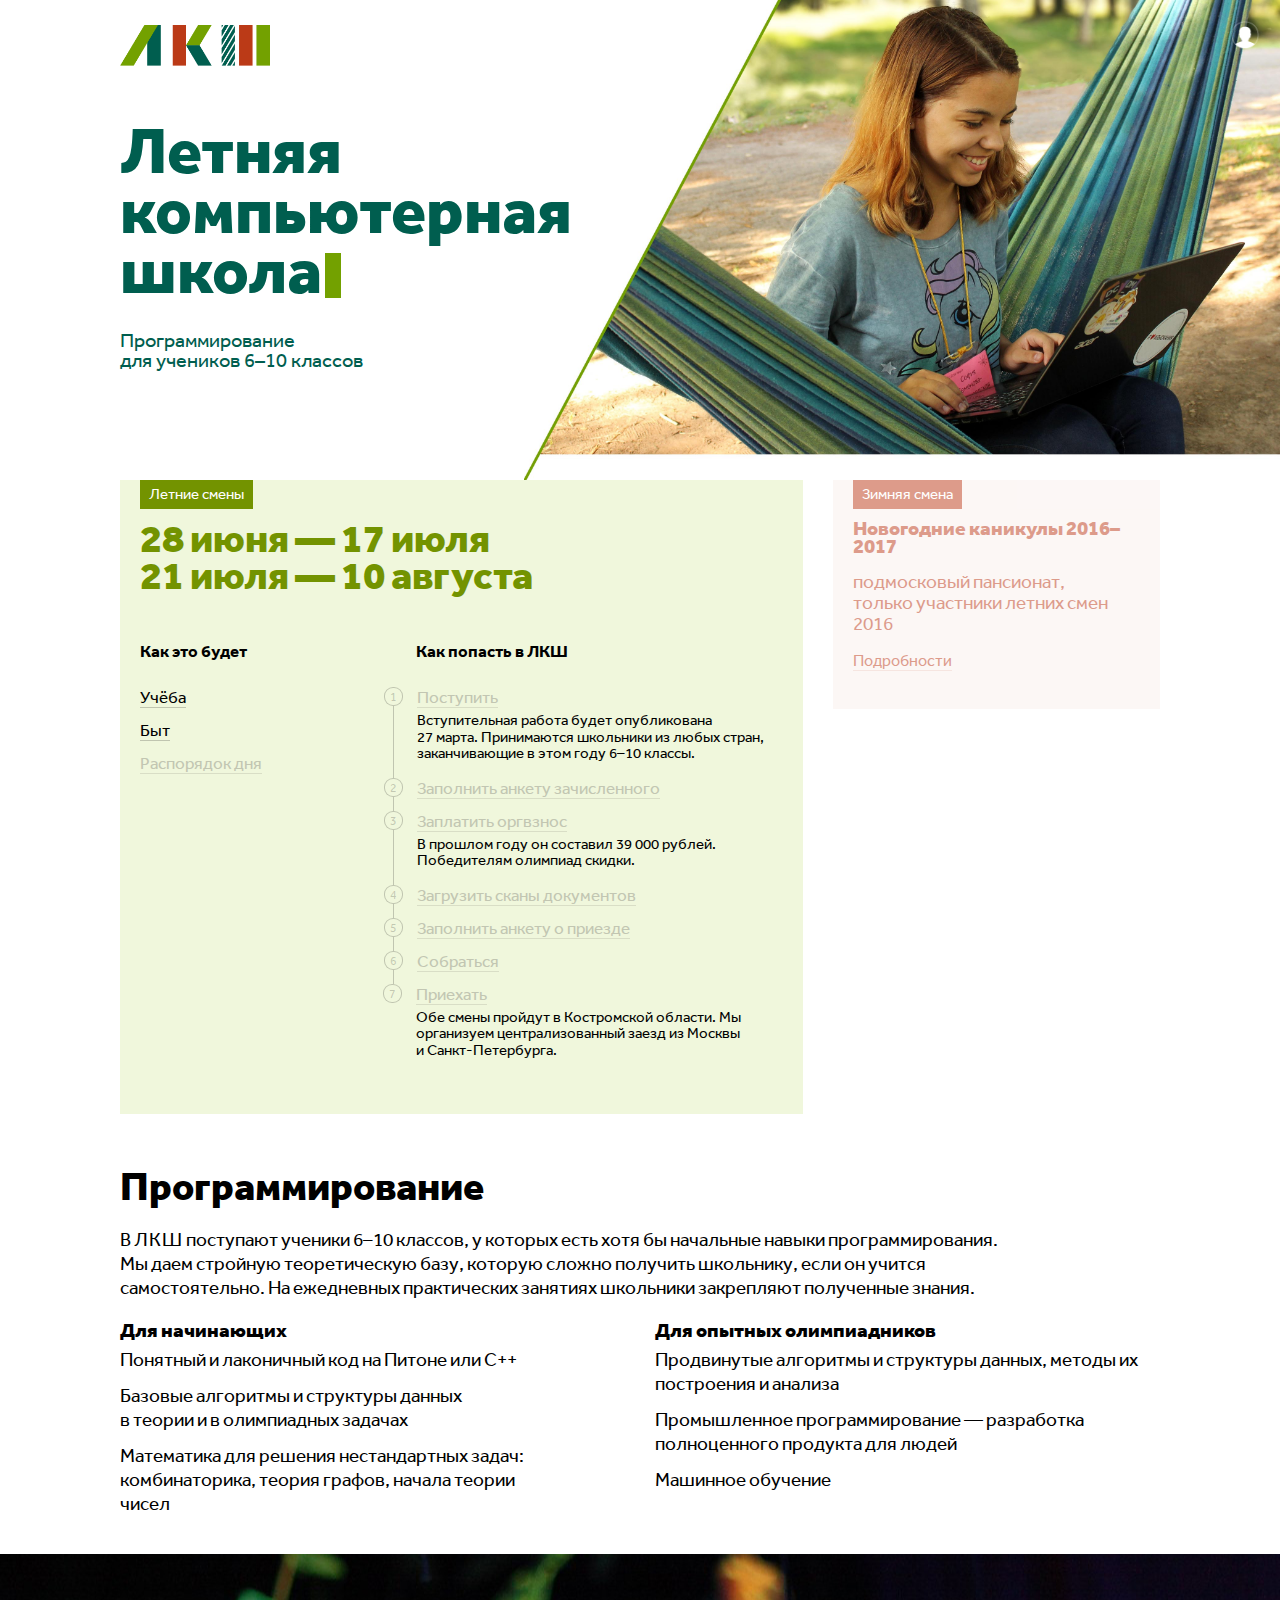
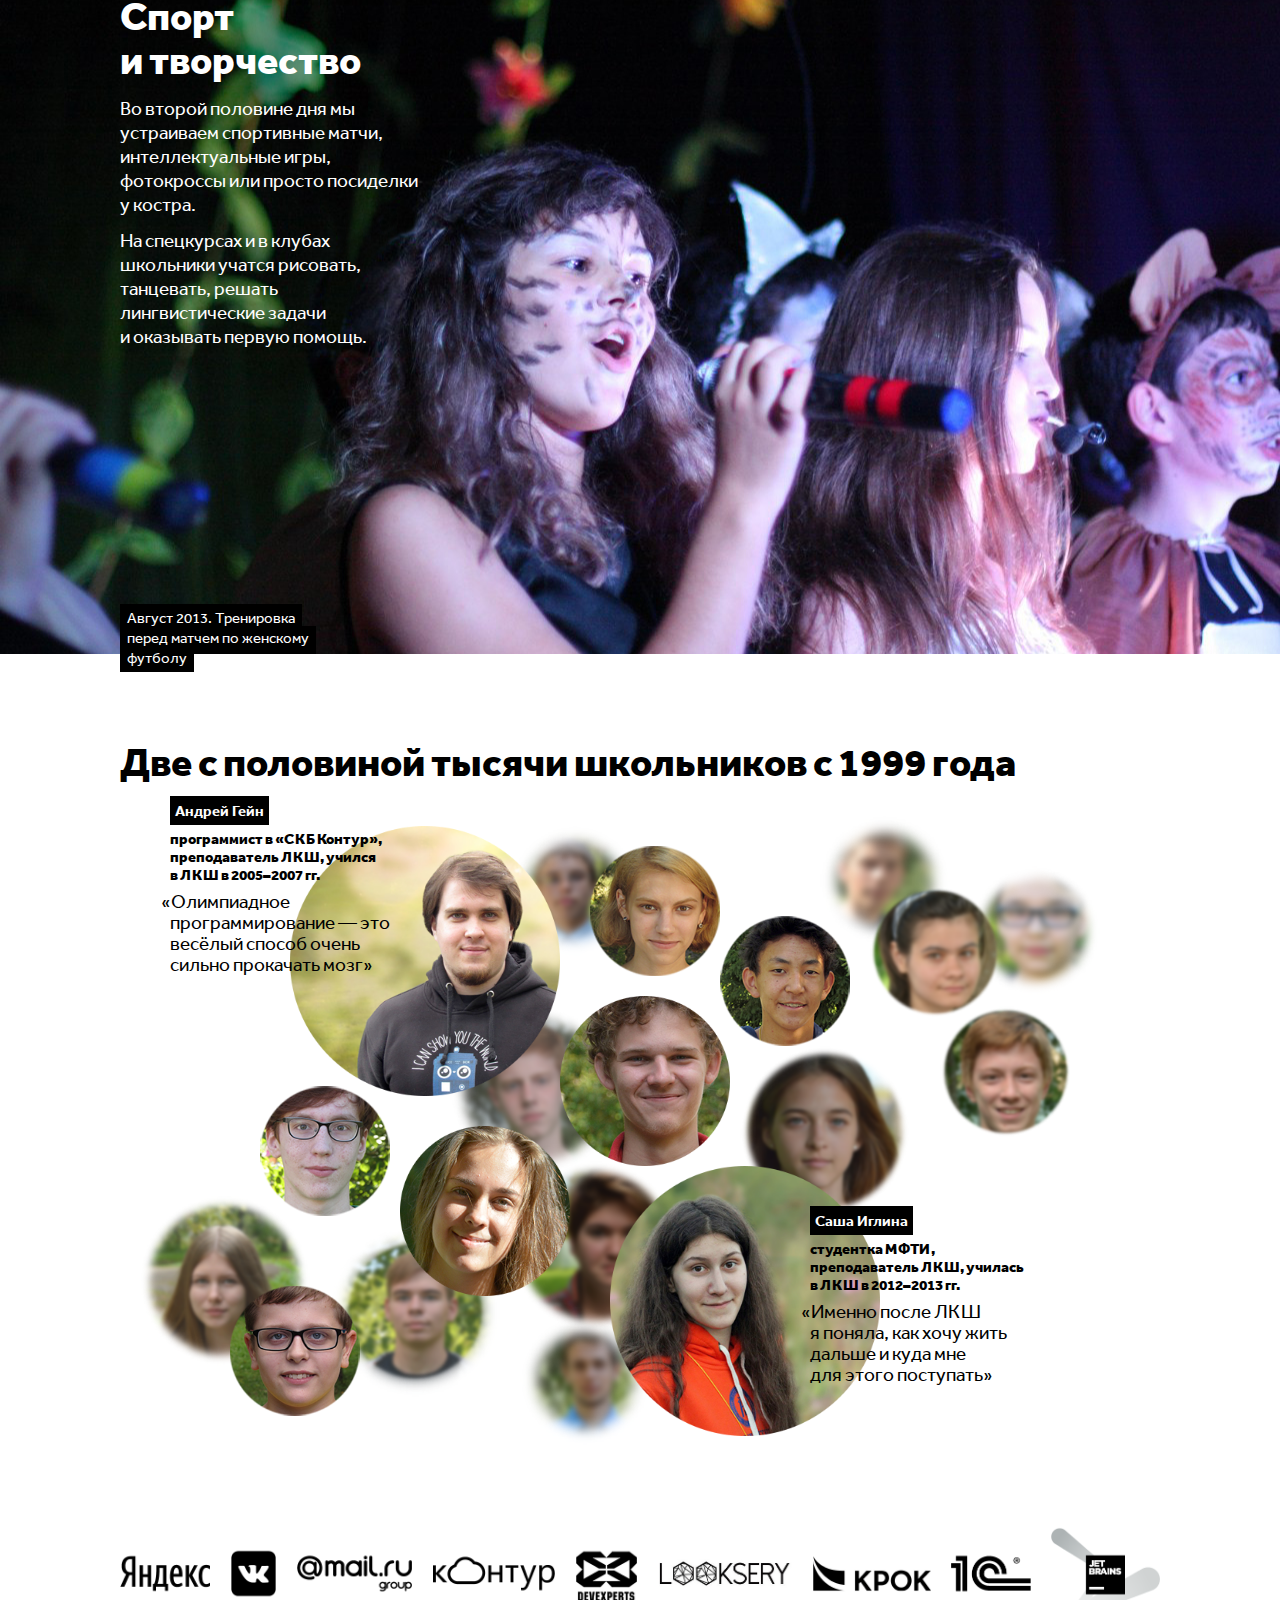
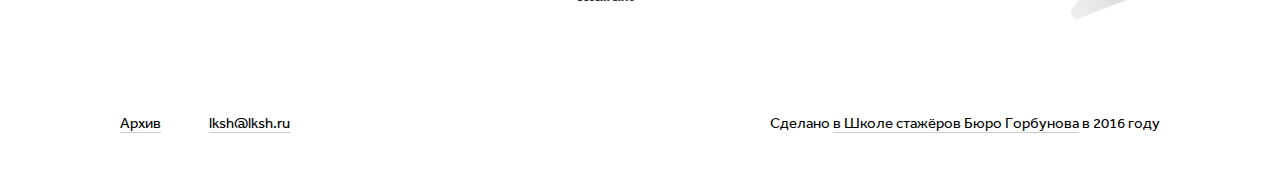
<file: index.html>
<!DOCTYPE html>
<html lang="ru">
<head>
    <meta charset="utf-8">
    <meta name="viewport" content="width=1024">

    <title>Летняя компьютерная школа</title>
    <meta name="description" content="Обучаем школьников алгоритмическому программированию. Следующие смены — в июле и августе 2017">
    <meta name="author" content="ЛКШ">

    <link rel="stylesheet" href="assets/css/reset.css?v=1.0">
    <link rel="stylesheet" href="assets/css/global.css?v=20161217">
    <link rel="stylesheet" href="assets/css/fonts.css?v=1.0">
    <link rel="stylesheet" href="assets/css/grid.css?v=1.0">
    <link rel="stylesheet" href="assets/css/main-page.css?v=20161213">

    <!--[if lt IE 9]>
        <script src="https://cdnjs.cloudflare.com/ajax/libs/html5shiv/3.7.3/html5shiv.js"></script>
    <![endif]-->
</head>
<body>
    <div class="wide-container">
        <div class="header with-background">            
            <div class="header__top">
                <div class="container">                
                    <img class="header__logo" src="images/logo.png" alt="Летняя компьютерная школа">
                    <div class="header__profile white green-on-hover">
                        <a href="http://sistema.lksh.ru">
                        </a>
                    </div>
                </div>                
            </div>
            <div class="container">
                <div class="header__title">
                    <h1>
                        Летняя<br />
                        компьютерная<br/>
                        школа <span class="cursor"></span>
                    </h1>
                    <div class="header__subtitle">
                        <p>
                            Программирование<br/>для учеников <nobr>6–10 классов</nobr>
                        </p>
                    </div>
                </div>
            </div>
        </div>
    </div>

    <div class="content">
        <div class="container">
            <div class="school-announces row">                
                <div class="col xs-12 sm-8">
                    <div class="school-announce green" id="summer">
                        <div class="title">
                            Летние смены
                        </div>
                        <div class="dates --with-border">
                            28&nbsp;июня — 17&nbsp;июля<br />
                            21&nbsp;июля — 10&nbsp;августа
                        </div>
                        <div class="description mbn">
                            <div class="row">
                                <div class="school-announce__menu col xs-6 md-5">
                                    <ul>
                                        <li class="school-announce__menu__header">Как это будет</li>
                                        <li><a href="study.html">Учёба</a></li>
                                        <li><a href="life.html">Быт</a></li>
                                        <li class="inactive"><a href="day.html">Распорядок дня</a></li>
                                    </ul>
                                </div>
                                <div class="school-announce__menu timeline col xs-6 md-7">
                                    <ul>
                                        <li class="school-announce__menu__header no-timeline">Как попасть в ЛКШ</li>
                                        <li class="inactive">
                                            <div class="timeline-point"><span>1</span></div>
                                            <a href="#">Поступить</a>
                                            <p class="description">
                                                Вступительная работа будет опубликована 27&nbsp;марта.
                                                Принимаются школьники из&nbsp;любых стран,
                                                заканчивающие в&nbsp;этом году <nobr>6–10 классы</nobr>.
                                            </p>
                                        </li>
                                        <li class="inactive">
                                            <div class="timeline-point"><span>2</span></div>
                                            <a href="#">Заполнить анкету зачисленного</a>
                                        </li>
                                        <li class="inactive">
                                            <div class="timeline-point"><span>3</span></div>
                                            <a href="#">Заплатить оргвзнос</a>
                                            <p class="description">
                                                В&nbsp;прошлом году он составил 39&thinsp;000 рублей.
                                                Победителям олимпиад скидки.
                                            </p>
                                        </li>
                                        <li class="inactive">
                                            <div class="timeline-point"><span>4</span></div>
                                            <a href="#">Загрузить сканы документов</a>
                                        </li>
                                        <li class="inactive">
                                            <div class="timeline-point"><span>5</span></div>
                                            <a href="#">Заполнить анкету о&nbsp;приезде</a>
                                        </li>
                                        <li class="inactive">
                                            <div class="timeline-point"><span>6</span></div>
                                            <a href="#">Собраться</a>
                                        </li>
                                        <li class="inactive">
                                            <div class="timeline-point"><span>7</span></div>
                                            <a href="#">Приехать</a>
                                            <p class="description">
                                                Обе смены пройдут в&nbsp;Костромской области.
                                                Мы организуем централизованный заезд из&nbsp;Москвы и&nbsp;Санкт-Петербурга.
                                            </p>
                                        </li>
                                    </ul>
                                </div>
                            </div>
                        </div>
                    </div>
                </div>
                <div class="col xs-12 sm-4 mt50 sm-mtn">
                    <div class="school-announce red" style="opacity: 0.5">
                        <div class="title">
                            Зимняя смена
                        </div>
                        <div class="dates small --with-border">
                            Новогодние каникулы 2016–2017
                        </div>
                        <div class="description">
                            <p>
                                подмосковый пансионат, <br />
                                только участники летних смен 2016
                            </p>
                        </div>
                        
                        <a href="winter.html" class="">
                            Подробности
                        </a>
                                                 
                    </div>
                </div>
            </div>

            <h2 class="sm-mt50">Программирование</h2>

            <p class="mt20 mw900">
                В&nbsp;<span class="caps">ЛКШ</span> поступают ученики 6–10 классов, у&nbsp;которых есть хотя бы начальные навыки программирования. Мы&nbsp;даем стройную теоретическую базу, которую сложно получить школьнику, если он&nbsp;учится самостоятельно. На&nbsp;ежедневных практических занятиях школьники закрепляют полученные знания.
            </p>

            <div class="row">
                <div class="text-block  col xs-12 sm-6 md-5">
                    <h3>Для начинающих</h3>
                    <p>
                        Понятный и&nbsp;лаконичный код на&nbsp;Питоне или&nbsp;<nobr>С++</nobr>
                    </p>
                    <p>
                        Базовые алгоритмы и&nbsp;структуры данных в&nbsp;теории и&nbsp;в&nbsp;олимпиадных задачах
                    </p>
                    <p>
                        Математика для&nbsp;решения нестандартных задач: комбинаторика, теория графов, начала теории чисел
                    </p>
                </div>
                <div class="text-block  col xs-12 sm-6 md-offset-1">
                    <h3>Для опытных олимпиадников</h3>
                    <p>
                        Продвинутые алгоритмы и&nbsp;структуры данных, методы их построения и&nbsp;анализа
                    </p>
                    <p>
                        Промышленное программирование — разработка полноценного продукта для&nbsp;людей
                    </p>
                    <p>
                        Машинное обучение
                    </p>
                </div>
            </div>
        </div>

        <div class="wide-container">
            <div class="image-slider">
                <div class="image">
                    <div class="container">
                        <div class="mw300">
                            <h2 class="mtn">Спорт и&nbsp;творчество</h2>
                            <p>
                                Во второй половине дня мы устраиваем спортивные матчи, интеллектуальные игры, фотокроссы или&nbsp;просто посиделки у костра.
                            </p>
                            <p>
                                 На спецкурсах и&nbsp;в&nbsp;клубах школьники учатся рисовать, танцевать, решать лингвистические задачи и&nbsp;оказывать первую помощь.
                            </p>
                        </div>
                        <div class="description description-black">
                            <div class="line"><span>Август 2013. Тренировка</span></div>
                            <div class="line"><span>перед матчем по женскому</span></div>
                            <div class="line"><span>футболу</span></div>
                        </div>
                    </div>
                </div>
            </div>
        </div>

        <div class="container">
            <h2 class="portraits-header">
                Две с&nbsp;половиной тысячи школьников с&nbsp;1999&nbsp;года
            </h2>

            <div class="portraits">
                <div class="portrait with-cite with-cite-right large level-1">
                    <img src="images/main/faces/face_0033_Векторный-смарт-объект.png" />
                    <div class="cite mt20">
                        <div class="title">
                            Саша Иглина
                        </div>
                        <div class="about">
                            студентка <span class="caps">МФТИ</span>,
                            преподаватель <span class="caps">ЛКШ</span>, училась в&nbsp;<span class="caps">ЛКШ</span> в&nbsp;2012–2013&nbsp;гг.
                        </div>
                        <div class="text">
                            <span class="hlaquo">«</span>Именно после <span class="caps">ЛКШ</span> я&nbsp;поняла, как хочу жить дальше и&nbsp;куда мне для&nbsp;этого поступать»
                        </div>
                    </div>
                </div>
                <div class="portrait with-cite with-cite-left large level-1">
                    <img src="images/main/faces/face_0034_Векторный-смарт-объект.png" />
                    <div class="cite">
                        <div class="title">
                            Андрей Гейн
                        </div>
                        <div class="about">
                            программист в&nbsp;«<span class="caps">СКБ</span> Контур», преподаватель <span class="caps">ЛКШ</span>, учился в&nbsp;<span class="caps">ЛКШ</span> в&nbsp;2005–2007&nbsp;гг.
                        </div>
                        <div class="text">
                            <span class="hlaquo">«</span>Олимпиадное программирование — это весёлый способ очень сильно прокачать мозг»
                        </div>
                    </div>
                </div>

                <div class="portrait medium level-2"><img src="images/main/faces/face_0006_VUqNGdrkJvM.png" /></div>
                <div class="portrait small level-2"><img src="images/main/faces/face_0009_A7-—-Евгений-Коган.png" /></div>
                <div class="portrait small level-2"><img src="images/main/faces/face_0010_A1-—-Александра-Олемская.png" /></div>
                <div class="portrait medium level-2"><img src="images/main/faces/face_0013_DSC_2897.png" /></div>
                <div class="portrait small level-2"><img src="images/main/faces/face_0014_B8-—-Темиржан-Юсупов.png" /></div>
                <div class="portrait small level-2"><img src="images/main/faces/face_0015_D1-—-Савелий-Карпухин.png" /></div>
                <div class="portrait small level-2"><img src="images/main/faces/face_0018_G6boU_dCunQ.png" /></div>
                <div class="portrait small level-3"><img src="images/main/faces/face_0021_A7-—-Ильдар-Гайнуллин.png" /></div>
                <div class="portrait medium level-3"><img src="images/main/faces/face_0031_fkufgm_BmJA.png" /></div>
                <div class="portrait small level-3"><img src="images/main/faces/face_0023_JDTIoTS9rvI.png" /></div>
                <div class="portrait medium level-3"><img src="images/main/faces/face_0024_H_gD6bk_lPQ.png" /></div>
                <div class="portrait medium level-3"><img src="images/main/faces/face_0025_PXbgk8BQXxw.png" /></div>
                <div class="portrait medium level-3"><img src="images/main/faces/face_0026_6OAM3Rnb54c.png" /></div>
                <div class="portrait medium level-3"><img src="images/main/faces/face_0029_Qx9labNk6VQ.png" /></div>
                <div class="portrait small level-3"><img src="images/main/faces/face_0030_0BIqkRAz0J0.png" /></div>
                <div class="portrait small level-3"><img src="images/main/faces/face_0032_rRpdenL8o1s.png" /></div>
                <div class="portrait small level-3"><img src="images/main/faces/face_0035_5TjL3EM0cWA.png" /></div>
            </div>

            <div class="sponsors">
                <a href="https://yandex.ru/" target="_blank"><img src="images/main/logos/logo-01.png"></a>
                <a href="https://vk.com/" target="_blank"><img src="images/main/logos/logo-02.png"></a>
                <a href="https://mail.ru/" target="_blank"><img src="images/main/logos/logo-03.png"></a>
                <a href="https://kontur.ru/" target="_blank"><img src="images/main/logos/logo-04.png"></a>
                <a href="https://devexperts.com/" target="_blank"><img src="images/main/logos/logo-05.png"></a>
                <a href="http://looksery.com/" target="_blank"><img src="images/main/logos/logo-06.png"></a>
                <a href="http://croc.ru/" target="_blank"><img src="images/main/logos/logo-07.png"></a>
                <a href="https://1c.ru/" target="_blank"><img src="images/main/logos/logo-08.png"></a>
                <a href="https://jetbrains.com/" target="_blank"><img src="images/main/logos/logo-09.png"></a>
            </div>
        </div>
    </div>

    <footer>
        <div class="container">
            <div class="row">
                <div class="col xs-12 sm-5 md-6">
                    <div class="row">
                        <div class="col xs-2 sm-3 md-2">
                            <a href="http://old.lksh.ru">Архив</a>
                        </div>
                        <div class="col xs-2 sm-2">
                            <a href="mailto:lksh@lksh.ru">lksh@lksh.ru</a>
                        </div>
                    </div>
                </div>
                <div class="col xs-12 sm-7 md-6 pt10 sm-ptn sm-ta-right">
                    Сделано <a href="http://artgorbunov.ru/">в&nbsp;Школе стажёров Бюро Горбунова</a> в&nbsp;2016 году
                </div>
            </div>
        </div>
    </footer>

    <script src="assets/js/jquery.min.js"></script>
    <script src="assets/js/global.js"></script>
    <script src="assets/js/main-page.js"></script>

    <!-- Yandex.Metrika counter --> <script type="text/javascript"> (function (d, w, c) { (w[c] = w[c] || []).push(function() { try { w.yaCounter40512365 = new Ya.Metrika({ id:40512365, clickmap:true, trackLinks:true, accurateTrackBounce:true, webvisor:true }); } catch(e) { } }); var n = d.getElementsByTagName("script")[0], s = d.createElement("script"), f = function () { n.parentNode.insertBefore(s, n); }; s.type = "text/javascript"; s.async = true; s.src = "https://mc.yandex.ru/metrika/watch.js"; if (w.opera == "[object Opera]") { d.addEventListener("DOMContentLoaded", f, false); } else { f(); } })(document, window, "yandex_metrika_callbacks"); </script> <noscript><div><img src="https://mc.yandex.ru/watch/40512365" style="position:absolute; left:-9999px;" alt="" /></div></noscript> <!-- /Yandex.Metrika counter -->
</body>
</html>
</file>
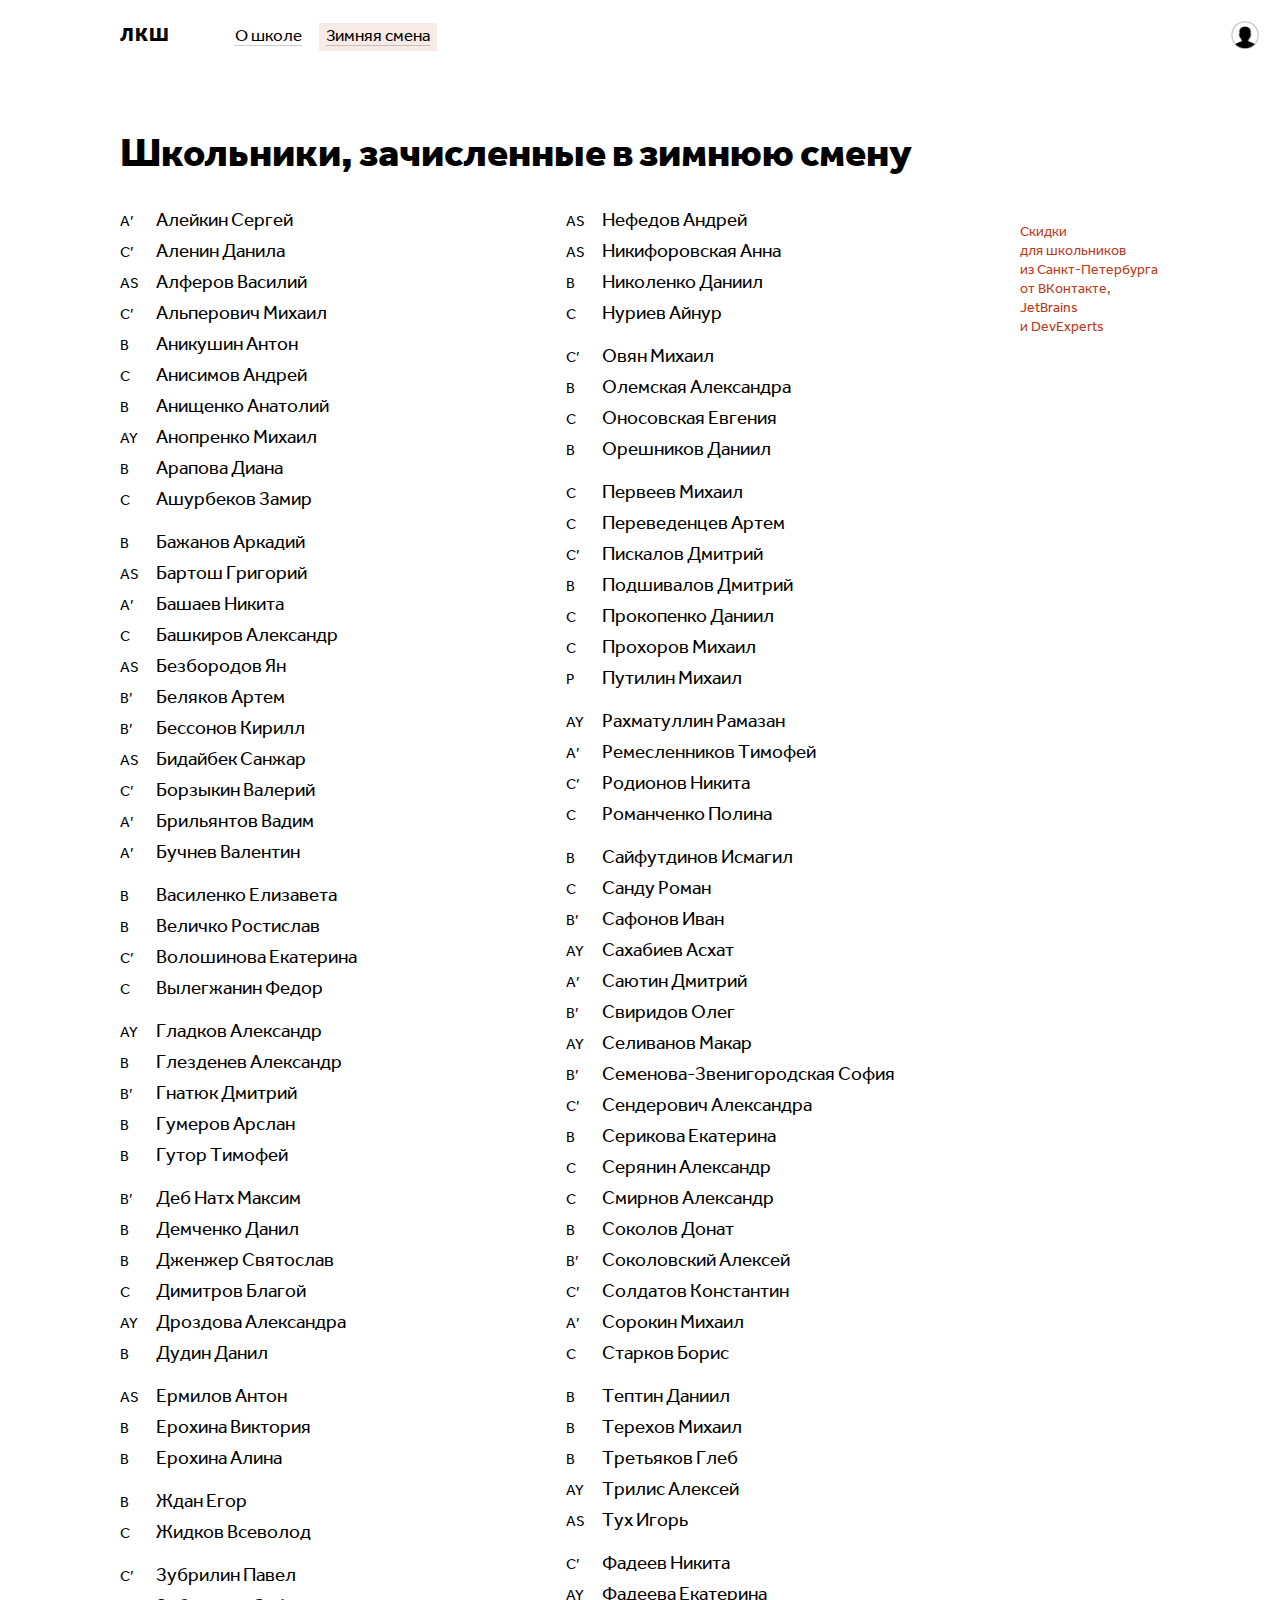
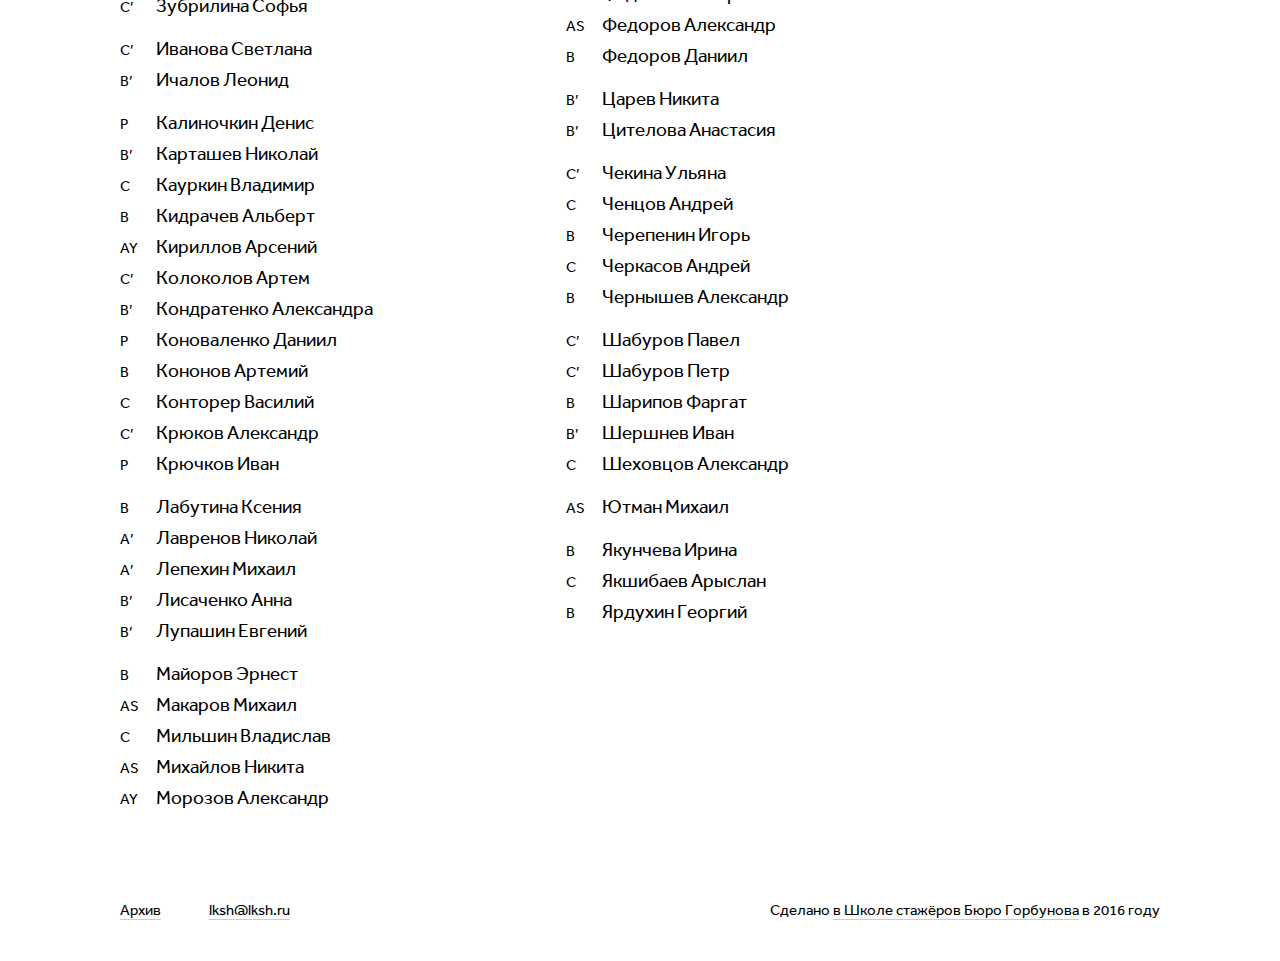
<file: enrolled-discounts.html>
<!DOCTYPE html>
<html lang="ru">
<head>
    <meta charset="utf-8">
    <meta name="viewport" content="width=1024, initial-scale=1.0">

    <title>Зачисленные в зимнюю смену 2016–2017</title>
    <meta name="description" content="Список зачисленных в зимнюю смену 2016–2017">
    <meta name="author" content="ЛКШ">

    <link rel="stylesheet" href="assets/css/reset.css?v=1.0">
    <link rel="stylesheet" href="assets/css/global.css?v=1.0">
    <link rel="stylesheet" href="assets/css/fonts.css?v=1.0">
    <link rel="stylesheet" href="assets/css/grid.css?v=1.0">
    <link rel="stylesheet" href="assets/css/enrolled.css?v=1.0">

    <!--[if lt IE 9]>
        <script src="https://cdnjs.cloudflare.com/ajax/libs/html5shiv/3.7.3/html5shiv.js"></script>
    <![endif]-->
</head>
<body>
    <div class="header">
        <div class="header__top">
            <div class="container">
                <div class="header__logo caps">
                    <a href="index.html"><span>ЛКШ</span></a>
                </div>
                <div class="header__links">
                    <a href="index.html"><span>О школе</span></a>
                    <a href="winter.html" class="subactive //md-ml90"><span>Зимняя смена</span></a>
                </div>
                <div class="header__profile">
                    <a href="http://sistema.lksh.ru">
                    </a>
                </div>
            </div>
        </div>        
    </div>

    <div class="content">
        <div class="container">
            <h2>Школьники, зачисленные в зимнюю смену</h2>

            <div class="enrolled-list row">
                <div class="col xs-8 sm-8 md-9 lg-10">
                    <div class="row">
                        <div class="col xs-12 md-6">
                            <div class="enrolled-group">
                                <div class="enrolled-person"><span class="parallel">A′</span><span>Алейкин Сергей</span> </div>
                                <div class="enrolled-person"><span class="parallel">C′</span><span>Аленин Данила</span></div>
                                <div class="enrolled-person"><span class="parallel">AS</span><span>Алферов Василий</span><span class="discount">−8500 ₽</span></div>
                                <div class="enrolled-person"><span class="parallel">C′</span><span>Альперович Михаил</span></div>
                                <div class="enrolled-person"><span class="parallel">B</span><span>Аникушин Антон</span> </div>
                                <div class="enrolled-person"><span class="parallel">С</span><span>Анисимов Андрей</span> </div>
                                <div class="enrolled-person"><span class="parallel">B</span><span>Анищенко Анатолий</span> </div>
                                <div class="enrolled-person"><span class="parallel">AY</span><span>Анопренко Михаил</span><span class="discount">−13<span class="digits-space"></span>000 ₽</span></div>
                                <div class="enrolled-person"><span class="parallel">B</span><span>Арапова Диана</span></div>
                                <div class="enrolled-person"><span class="parallel">С</span><span>Ашурбеков Замир</span><span class="discount">−8500 ₽</span></div>
                            </div>
                            <div class="enrolled-group">
                                <div class="enrolled-person"><span class="parallel">B</span><span>Бажанов Аркадий</span> </div>
                                <div class="enrolled-person"><span class="parallel">AS</span><span>Бартош Григорий</span> </div>
                                <div class="enrolled-person"><span class="parallel">A′</span><span>Башаев Никита</span> </div>
                                <div class="enrolled-person"><span class="parallel">С</span><span>Башкиров Александр</span><span class="discount">−8500 ₽</span></div>
                                <div class="enrolled-person"><span class="parallel">AS</span><span>Безбородов Ян</span> </div>
                                <div class="enrolled-person"><span class="parallel">B′</span><span>Беляков Артем</span> </div>
                                <div class="enrolled-person"><span class="parallel">B′</span><span>Бессонов Кирилл</span> </div>
                                <div class="enrolled-person"><span class="parallel">AS</span><span>Бидайбек Санжар</span></div>
                                <div class="enrolled-person"><span class="parallel">C′</span><span>Борзыкин Валерий</span> </div>
                                <div class="enrolled-person"><span class="parallel">A′</span><span>Брильянтов Вадим</span></div>
                                <div class="enrolled-person"><span class="parallel">A′</span><span>Бучнев Валентин</span><span class="discount">−13<span class="digits-space"></span>000 ₽</span></div>
                            </div>
                            <div class="enrolled-group">
                                <div class="enrolled-person"><span class="parallel">B</span><span>Василенко Елизавета</span> </div>
                                <div class="enrolled-person"><span class="parallel">B</span><span>Величко Ростислав</span> </div>
                                <div class="enrolled-person"><span class="parallel">C′</span><span>Волошинова Екатерина</span> </div>
                                <div class="enrolled-person"><span class="parallel">С</span><span>Вылегжанин Федор</span> </div>
                            </div>
                            <div class="enrolled-group">
                                <div class="enrolled-person"><span class="parallel">AY</span><span>Гладков Александр</span> </div>
                                <div class="enrolled-person"><span class="parallel">B</span><span>Глезденев Александр</span> </div>
                                <div class="enrolled-person"><span class="parallel">B′</span><span>Гнатюк Дмитрий</span> </div>
                                <div class="enrolled-person"><span class="parallel">B</span><span>Гумеров Арслан</span> </div>
                                <div class="enrolled-person"><span class="parallel">B</span><span>Гутор Тимофей</span> </div>
                            </div>
                            <div class="enrolled-group">
                                <div class="enrolled-person"><span class="parallel">B′</span><span>Деб Натх</span> Максим<span class="discount">−13<span class="digits-space"></span>000 ₽</span></div>
                                <div class="enrolled-person"><span class="parallel">B</span><span>Демченко Данил</span> </div>
                                <div class="enrolled-person"><span class="parallel">B</span><span>Дженжер Святослав</span></div>
                                <div class="enrolled-person"><span class="parallel">С</span><span>Димитров Благой</span> </div>
                                <div class="enrolled-person"><span class="parallel">AY</span><span>Дроздова Александра</span> </div>
                                <div class="enrolled-person"><span class="parallel">B</span><span>Дудин Данил</span> </div>
                            </div>
                            <div class="enrolled-group">
                                <div class="enrolled-person"><span class="parallel">AS</span><span>Ермилов Антон</span> </div>
                                <div class="enrolled-person"><span class="parallel">B</span><span>Ерохина Виктория</span> </div>
                                <div class="enrolled-person"><span class="parallel">B</span><span>Ерохина Алина</span> </div>
                            </div>
                            <div class="enrolled-group">
                                <div class="enrolled-person"><span class="parallel">B</span><span>Ждан Егор</span></div>
                                <div class="enrolled-person"><span class="parallel">С</span><span>Жидков Всеволод</span> </div>
                            </div>
                            <div class="enrolled-group">
                                <div class="enrolled-person"><span class="parallel">C′</span><span>Зубрилин Павел</span> </div>
                                <div class="enrolled-person"><span class="parallel">C′</span><span>Зубрилина Софья</span><span class="discount">−8500 ₽</span></div>
                            </div>
                            <div class="enrolled-group">
                                <div class="enrolled-person"><span class="parallel">C′</span><span>Иванова Светлана</span> </div>
                                <div class="enrolled-person"><span class="parallel">B′</span><span>Ичалов Леонид</span> </div>
                            </div>
                            <div class="enrolled-group">
                                <div class="enrolled-person"><span class="parallel">P</span><span>Калиночкин Денис</span> </div>
                                <div class="enrolled-person"><span class="parallel">B′</span><span>Карташев Николай</span><span class="discount">−8500 ₽</span></div>
                                <div class="enrolled-person"><span class="parallel">С</span><span>Кауркин Владимир</span> </div>
                                <div class="enrolled-person"><span class="parallel">B</span><span>Кидрачев Альберт</span> </div>
                                <div class="enrolled-person"><span class="parallel">AY</span><span>Кириллов Арсений</span><span class="discount">−4500 ₽</span></div>
                                <div class="enrolled-person"><span class="parallel">C′</span><span>Колоколов Артем</span> </div>
                                <div class="enrolled-person"><span class="parallel">B′</span><span>Кондратенко Александра</span> </div>
                                <div class="enrolled-person"><span class="parallel">P</span><span>Коноваленко Даниил</span> </div>
                                <div class="enrolled-person"><span class="parallel">B</span><span>Кононов Артемий</span> </div>
                                <div class="enrolled-person"><span class="parallel">С</span><span>Конторер Василий</span><span class="discount">−8500 ₽</span></div>
                                <div class="enrolled-person"><span class="parallel">C′</span><span>Крюков Александр</span> </div>
                                <div class="enrolled-person"><span class="parallel">P</span><span>Крючков Иван</span><span class="discount">−4500 ₽</span></div>
                            </div>
                            <div class="enrolled-group">
                                <div class="enrolled-person"><span class="parallel">B</span><span>Лабутина Ксения</span> </div>
                                <div class="enrolled-person"><span class="parallel">A′</span><span>Лавренов Николай</span></div>
                                <div class="enrolled-person"><span class="parallel">A′</span><span>Лепехин Михаил</span> </div>
                                <div class="enrolled-person"><span class="parallel">B′</span><span>Лисаченко Анна</span> </div>
                                <div class="enrolled-person"><span class="parallel">B′</span><span>Лупашин Евгений</span><span class="discount">−8500 ₽</span></div>
                            </div>
                            <div class="enrolled-group">
                                <div class="enrolled-person"><span class="parallel">B</span><span>Майоров Эрнест</span> </div>
                                <div class="enrolled-person"><span class="parallel">AS</span><span>Макаров Михаил</span> </div>
                                <div class="enrolled-person"><span class="parallel">С</span><span>Мильшин Владислав</span></div>
                                <div class="enrolled-person"><span class="parallel">AS</span><span>Михайлов Никита</span> </div>
                                <div class="enrolled-person"><span class="parallel">AY</span><span>Морозов Александр</span> </div>
                            </div>
                        </div>
                        <div class="col xs-12 md-6">
                            <div class="enrolled-group">
                                <div class="enrolled-person"><span class="parallel">AS</span><span>Нефедов Андрей</span></div>
                                <div class="enrolled-person"><span class="parallel">AS</span><span>Никифоровская Анна</span></div>
                                <div class="enrolled-person"><span class="parallel">B</span><span>Николенко Даниил</span><span class="discount">−8500 ₽</span></div>
                                <div class="enrolled-person"><span class="parallel">С</span><span>Нуриев Айнур</span></div>
                            </div>
                            <div class="enrolled-group">
                                <div class="enrolled-person"><span class="parallel">C′</span><span>Овян Михаил</span></div>
                                <div class="enrolled-person"><span class="parallel">B</span><span>Олемская Александра</span></div>
                                <div class="enrolled-person"><span class="parallel">С</span><span>Оносовская Евгения</span></div>
                                <div class="enrolled-person"><span class="parallel">B</span><span>Орешников Даниил</span><span class="discount">−4500 ₽ </span></div>
                            </div>
                            <div class="enrolled-group">
                                <div class="enrolled-person"><span class="parallel">С</span><span>Первеев Михаил</span></div>
                                <div class="enrolled-person"><span class="parallel">С</span><span>Переведенцев Артем</span></div>
                                <div class="enrolled-person"><span class="parallel">C′</span><span>Пискалов Дмитрий</span><span class="discount">−8500 ₽</span></div>
                                <div class="enrolled-person"><span class="parallel">B</span><span>Подшивалов Дмитрий</span></div>
                                <div class="enrolled-person"><span class="parallel">С</span><span>Прокопенко Даниил</span></div>
                                <div class="enrolled-person"><span class="parallel">С</span><span>Прохоров Михаил</span></div>
                                <div class="enrolled-person"><span class="parallel">P</span><span>Путилин Михаил</span></div>
                            </div>
                            <div class="enrolled-group">
                                <div class="enrolled-person"><span class="parallel">AY</span><span>Рахматуллин Рамазан</span></div>
                                <div class="enrolled-person"><span class="parallel">A′</span><span>Ремесленников Тимофей</span></div>
                                <div class="enrolled-person"><span class="parallel">C′</span><span>Родионов Никита</span></div>
                                <div class="enrolled-person"><span class="parallel">С</span><span>Романченко Полина</span></div>
                            </div>
                            <div class="enrolled-group">
                                <div class="enrolled-person"><span class="parallel">B</span><span>Сайфутдинов Исмагил</span><span class="discount">−4500 ₽ </span></div>
                                <div class="enrolled-person"><span class="parallel">С</span><span>Санду Роман</span><span class="discount">−8500 ₽ </span></div>
                                <div class="enrolled-person"><span class="parallel">B′</span><span>Сафонов Иван</span></div>
                                <div class="enrolled-person"><span class="parallel">AY</span><span>Сахабиев Асхат</span></div>
                                <div class="enrolled-person"><span class="parallel">A′</span><span>Саютин Дмитрий</span><span class="discount">−8500 ₽ </span></div>
                                <div class="enrolled-person"><span class="parallel">B′</span><span>Свиридов Олег</span></div>
                                <div class="enrolled-person"><span class="parallel">AY</span><span>Селиванов Макар</span></div>
                                <div class="enrolled-person"><span class="parallel">B′</span><span>Семенова-Звенигородская София</span></div>
                                <div class="enrolled-person"><span class="parallel">C′</span><span>Сендерович Александра</span><span class="discount">−13<span class="digits-space"></span>000 ₽</span></div>
                                <div class="enrolled-person"><span class="parallel">B</span><span>Серикова Екатерина</span></div>
                                <div class="enrolled-person"><span class="parallel">С</span><span>Серянин Александр</span></div>
                                <div class="enrolled-person"><span class="parallel">С</span><span>Смирнов Александр</span></div>
                                <div class="enrolled-person"><span class="parallel">B</span><span>Соколов Донат</span></div>
                                <div class="enrolled-person"><span class="parallel">B′</span><span>Соколовский Алексей</span><span class="discount">−4500 ₽</span></div>
                                <div class="enrolled-person"><span class="parallel">C′</span><span>Солдатов Константин</span></div>
                                <div class="enrolled-person"><span class="parallel">A′</span><span>Сорокин Михаил</span></div>
                                <div class="enrolled-person"><span class="parallel">С</span><span>Старков Борис</span></div>
                            </div>
                            <div class="enrolled-group">
                                <div class="enrolled-person"><span class="parallel">B</span><span>Тептин Даниил</span></div>
                                <div class="enrolled-person"><span class="parallel">B</span><span>Терехов Михаил</span></div>
                                <div class="enrolled-person"><span class="parallel">B</span><span>Третьяков Глеб</span></div>
                                <div class="enrolled-person"><span class="parallel">AY</span><span>Трилис Алексей</span><span class="discount">−13<span class="digits-space"></span>000 ₽</span></div>
                                <div class="enrolled-person"><span class="parallel">AS</span><span>Тух Игорь</span></div>
                            </div>
                            <div class="enrolled-group">
                                <div class="enrolled-person"><span class="parallel">C′</span><span>Фадеев Никита</span></div>
                                <div class="enrolled-person"><span class="parallel">AY</span><span>Фадеева Екатерина</span></div>
                                <div class="enrolled-person"><span class="parallel">AS</span><span>Федоров Александр</span></div>
                                <div class="enrolled-person"><span class="parallel">B</span><span>Федоров Даниил</span><span class="discount">−8500 ₽</span></div>
                            </div>
                            <div class="enrolled-group">
                                <div class="enrolled-person"><span class="parallel">B′</span><span>Царев Никита</span></div>
                                <div class="enrolled-person"><span class="parallel">B′</span><span>Цителова Анастасия</span></div>
                            </div>
                            <div class="enrolled-group">
                                <div class="enrolled-person"><span class="parallel">C′</span><span>Чекина Ульяна</span></div>
                                <div class="enrolled-person"><span class="parallel">С</span><span>Ченцов Андрей</span></div>
                                <div class="enrolled-person"><span class="parallel">B</span><span>Черепенин Игорь</span><span class="discount">−13<span class="digits-space"></span>000 ₽</span></div>
                                <div class="enrolled-person"><span class="parallel">С</span><span>Черкасов Андрей</span></div>
                                <div class="enrolled-person"><span class="parallel">B</span><span>Чернышев Александр</span></div>
                            </div>
                            <div class="enrolled-group">
                                <div class="enrolled-person"><span class="parallel">C′</span><span>Шабуров Павел</span></div>
                                <div class="enrolled-person"><span class="parallel">C′</span><span>Шабуров Петр</span></div>
                                <div class="enrolled-person"><span class="parallel">B</span><span>Шарипов Фаргат</span></div>
                                <div class="enrolled-person"><span class="parallel">B′</span><span>Шершнев Иван</span></div>
                                <div class="enrolled-person"><span class="parallel">С</span><span>Шеховцов Александр</span></div>
                            </div>
                            <div class="enrolled-group">
                                <div class="enrolled-person"><span class="parallel">AS</span><span>Ютман Михаил</span></div>
                            </div>
                            <div class="enrolled-group">
                                <div class="enrolled-person"><span class="parallel">B</span><span>Якунчева Ирина</span><span class="discount">−13<span class="digits-space"></span>000 ₽</span></div>
                                <div class="enrolled-person"><span class="parallel">С</span><span>Якшибаев Арыслан</span></div>
                                <div class="enrolled-person"><span class="parallel">B</span><span>Ярдухин Георгий</span></div>
                            </div>
                        </div>
                    </div>
                </div>
                <div class="col xs-4 sm-4 md-3 lg-2">
                    <p class="discount-info">
                        Скидки для&nbsp;школьников из&nbsp;Санкт-Петербурга от&nbsp;ВКонтакте, JetBrains и&nbsp;DevExperts
                    </p>
                </div>
            </div>
            
        </div>
    </div>

    <footer>
        <div class="container">
            <div class="row">
                <div class="col xs-12 sm-5 md-6">
                    <div class="row">
                        <div class="col xs-2 sm-3 md-2">
                            <a href="http://lksh.ru">Архив</a>
                        </div>
                        <div class="col xs-2 sm-2">
                            <a href="mailto:lksh@lksh.ru">lksh@lksh.ru</a>
                        </div>
                    </div>
                </div>
                <div class="col xs-12 sm-7 md-6 pt10 sm-ptn sm-ta-right">
                    Сделано <a href="http://artgorbunov.ru/">в&nbsp;Школе стажёров Бюро Горбунова</a> в&nbsp;2016 году
                </div>
            </div>
        </div>
    </footer>

    <script src="assets/js/jquery.min.js"></script>

    <!-- Yandex.Metrika counter --> <script type="text/javascript"> (function (d, w, c) { (w[c] = w[c] || []).push(function() { try { w.yaCounter40512365 = new Ya.Metrika({ id:40512365, clickmap:true, trackLinks:true, accurateTrackBounce:true, webvisor:true }); } catch(e) { } }); var n = d.getElementsByTagName("script")[0], s = d.createElement("script"), f = function () { n.parentNode.insertBefore(s, n); }; s.type = "text/javascript"; s.async = true; s.src = "https://mc.yandex.ru/metrika/watch.js"; if (w.opera == "[object Opera]") { d.addEventListener("DOMContentLoaded", f, false); } else { f(); } })(document, window, "yandex_metrika_callbacks"); </script> <noscript><div><img src="https://mc.yandex.ru/watch/40512365" style="position:absolute; left:-9999px;" alt="" /></div></noscript> <!-- /Yandex.Metrika counter -->
</body>
</html>
</file>
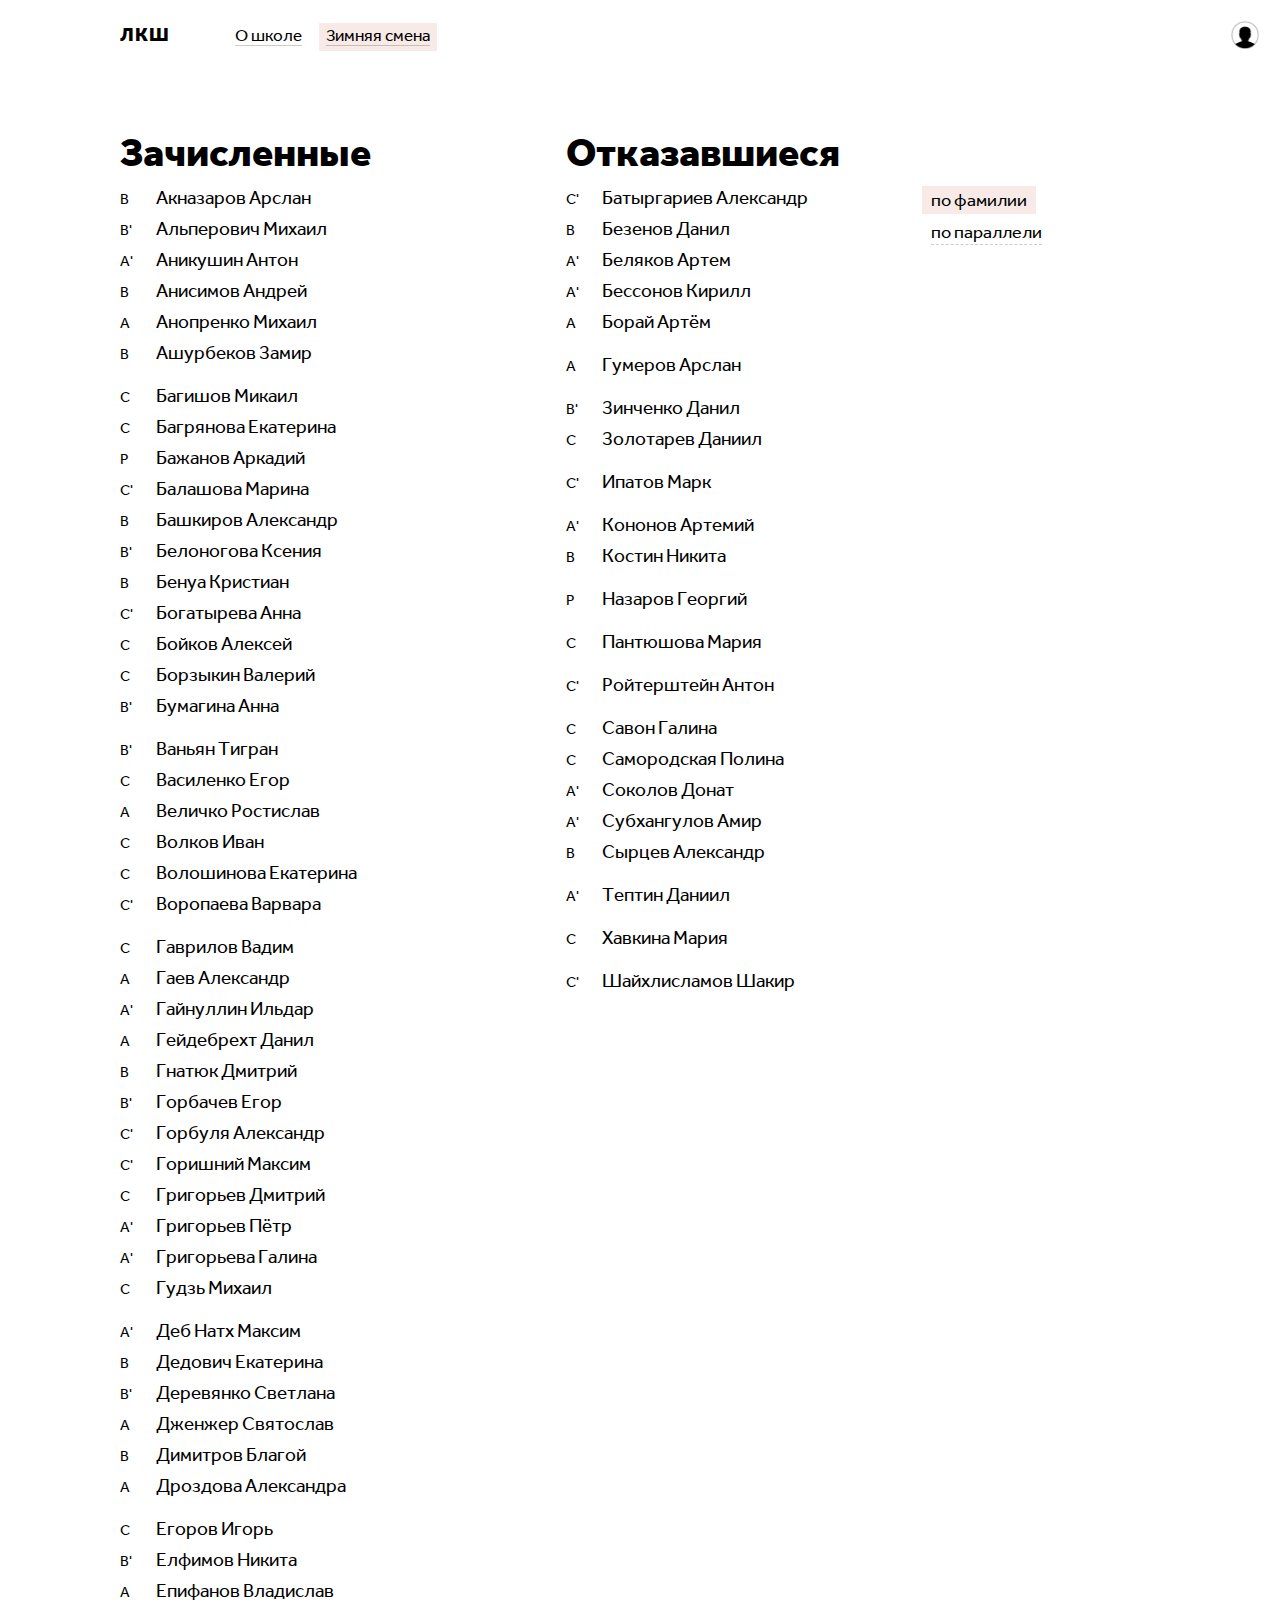
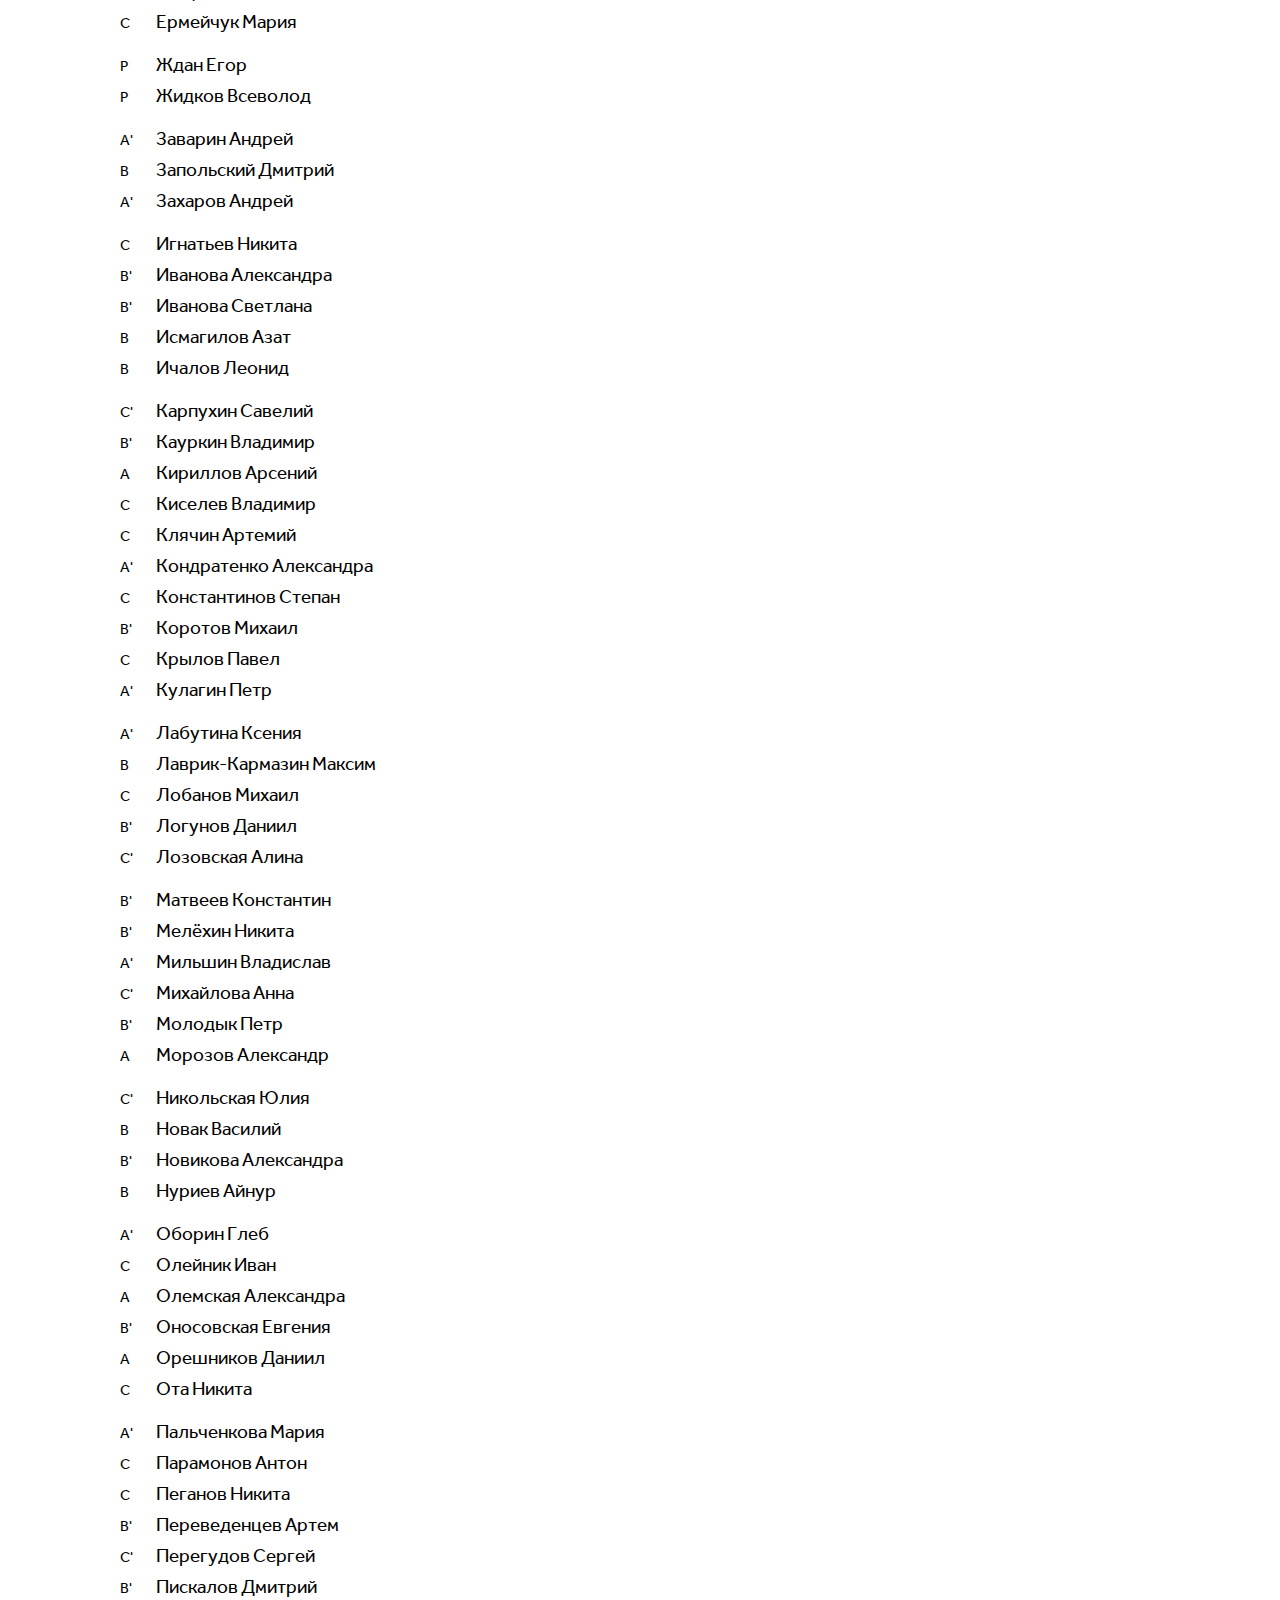
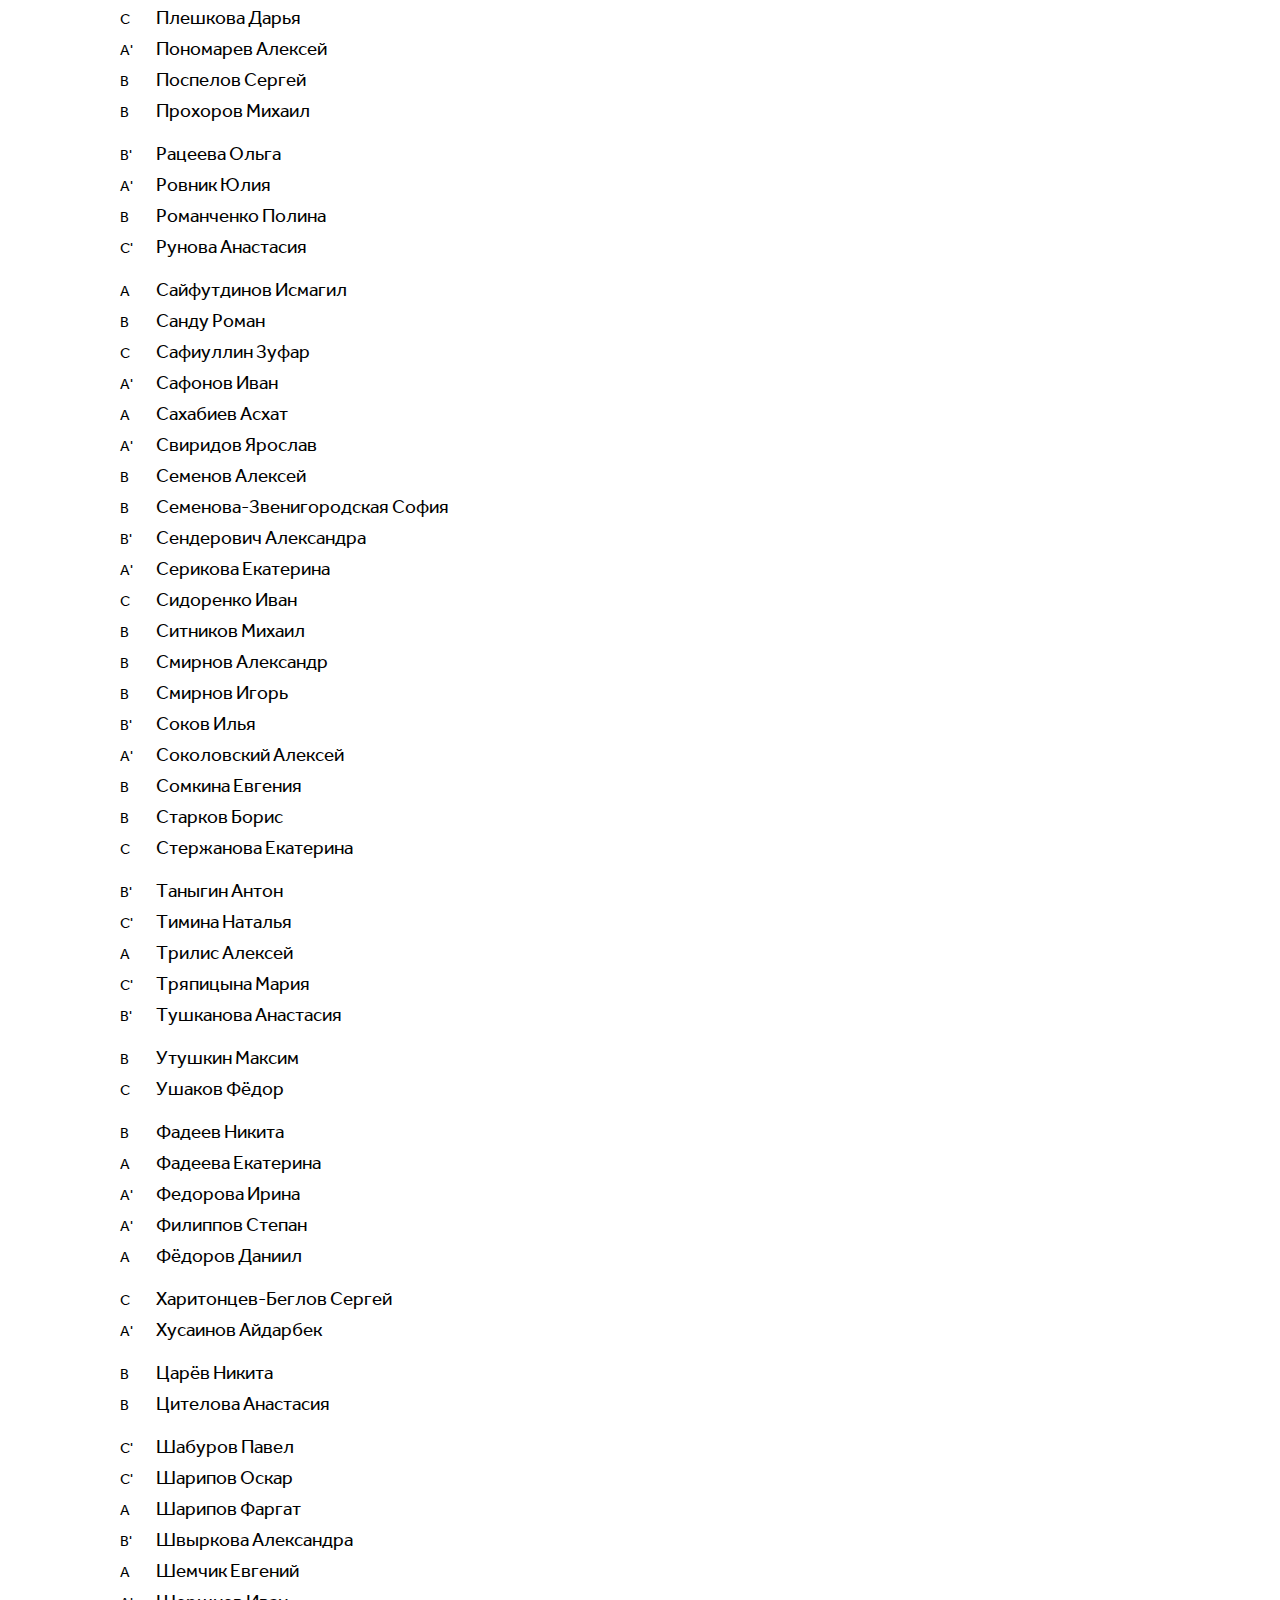
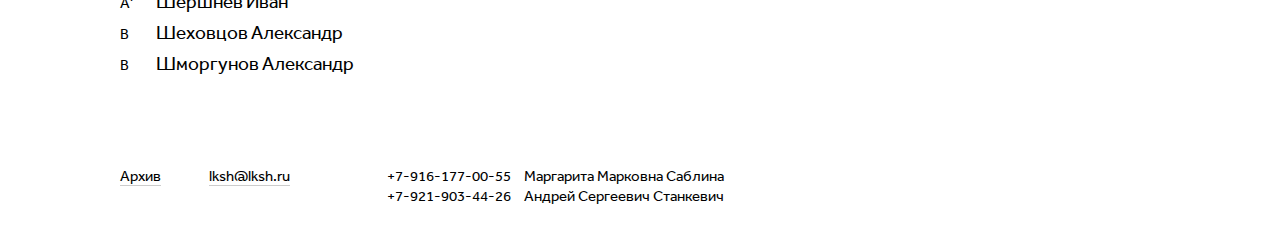
<file: enrolled.html>
<!DOCTYPE html>
<html lang="ru">
<head>
    <meta charset="utf-8">
    <meta name="viewport" content="width=1024">

    <title>Зачисленные в зимнюю смену 2016–2017</title>
    <meta name="description" content="Список зачисленных в зимнюю смену 2016–2017">
    <meta name="author" content="ЛКШ">

    <link rel="stylesheet" href="assets/css/reset.css?v=1.0">
    <link rel="stylesheet" href="assets/css/global.css?v=20161217">
    <link rel="stylesheet" href="assets/css/fonts.css?v=1.0">
    <link rel="stylesheet" href="assets/css/grid.css?v=1.0">
    <link rel="stylesheet" href="assets/css/enrolled.css?v=20161122">
    <!-- <link rel="stylesheet" href="assets/css/demonstration.css?v=1.0"> -->

    <!--[if lt IE 9]>
        <script src="https://cdnjs.cloudflare.com/ajax/libs/html5shiv/3.7.3/html5shiv.js"></script>
    <![endif]-->
</head>
<body>
    <div class="header">
        <div class="header__top">
            <div class="container">
                <div class="header__logo caps">
                    <a href="index.html"><span>ЛКШ</span></a>
                </div>
                <div class="header__links">
                    <a href="index.html"><span>О школе</span></a>
                    <a href="winter.html" class="subactive //md-ml90"><span>Зимняя смена</span></a>
                </div>
                <div class="header__profile">
                    <a href="http://sistema.lksh.ru">
                    </a>
                </div>
            </div>
        </div>
    </div>

    <div class="content">
        <div class="container">
            <div class="enrolled-list row">
                <div class="col xs-12 -xs-8 -sm-8 -md-9 -lg-10">
                    <div class="row">
                        <div class="col xs-5">
                            <h2>Зачисленные</h2>
                            <div class="by-name">
                                <div class="enrolled-group">
                                    <div class="enrolled-person"><span class="parallel">B</span><span>Акназаров Арслан</span></div>
                                    <div class="enrolled-person"><span class="parallel">B'</span><span>Альперович Михаил</span></div>
                                    <div class="enrolled-person"><span class="parallel">A'</span><span>Аникушин Антон</span></div>
                                    <div class="enrolled-person"><span class="parallel">B</span><span>Анисимов Андрей</span><span class="discount">−11<span class="digits-space"></span>500&nbsp;₽</span></div>
                                    <div class="enrolled-person"><span class="parallel">A</span><span>Анопренко Михаил</span><span class="discount">−17<span class="digits-space"></span>500&nbsp;₽</span></div>
                                    <div class="enrolled-person"><span class="parallel">B</span><span>Ашурбеков Замир</span></div>
                                </div>
                                <div class="enrolled-group">
                                    <div class="enrolled-person"><span class="parallel">C</span><span>Багишов Микаил</span></div>
                                    <div class="enrolled-person"><span class="parallel">C</span><span>Багрянова Екатерина</span></div>
                                    <div class="enrolled-person"><span class="parallel">P</span><span>Бажанов Аркадий</span></div>
                                    <div class="enrolled-person"><span class="parallel">C'</span><span>Балашова Марина</span></div>
                                    <div class="enrolled-person"><span class="parallel">B</span><span>Башкиров Александр</span></div>
                                    <div class="enrolled-person"><span class="parallel">B'</span><span>Белоногова Ксения</span></div>
                                    <div class="enrolled-person"><span class="parallel">B</span><span>Бенуа Кристиан</span></div>
                                    <div class="enrolled-person"><span class="parallel">C'</span><span>Богатырева Анна</span></div>
                                    <div class="enrolled-person"><span class="parallel">C</span><span>Бойков Алексей</span></div>
                                    <div class="enrolled-person"><span class="parallel">C</span><span>Борзыкин Валерий</span></div>
                                    <div class="enrolled-person"><span class="parallel">B'</span><span>Бумагина Анна</span></div>
                                </div>
                                <div class="enrolled-group">
                                    <div class="enrolled-person"><span class="parallel">B'</span><span>Ваньян Тигран</span></div>
                                    <div class="enrolled-person"><span class="parallel">C</span><span>Василенко Егор</span></div>
                                    <div class="enrolled-person"><span class="parallel">A</span><span>Величко Ростислав</span></div>
                                    <div class="enrolled-person"><span class="parallel">C</span><span>Волков Иван</span></div>
                                    <div class="enrolled-person"><span class="parallel">C</span><span>Волошинова Екатерина</span></div>
                                    <div class="enrolled-person"><span class="parallel">C'</span><span>Воропаева Варвара</span></div>
                                </div>
                                <div class="enrolled-group">
                                    <div class="enrolled-person"><span class="parallel">C</span><span>Гаврилов Вадим</span></div>
                                    <div class="enrolled-person"><span class="parallel">A</span><span>Гаев Александр</span></div>
                                    <div class="enrolled-person"><span class="parallel">A'</span><span>Гайнуллин Ильдар</span></div>
                                    <div class="enrolled-person"><span class="parallel">A</span><span>Гейдебрехт Данил</span></div>
                                    <div class="enrolled-person"><span class="parallel">B</span><span>Гнатюк Дмитрий</span><span class="discount">−11<span class="digits-space"></span>500&nbsp;₽</span></div>
                                    <div class="enrolled-person"><span class="parallel">B'</span><span>Горбачев Егор</span><span class="discount">−6500&nbsp;₽</span></div>
                                    <div class="enrolled-person"><span class="parallel">C'</span><span>Горбуля Александр</span></div>
                                    <div class="enrolled-person"><span class="parallel">C'</span><span>Горишний Максим</span></div>
                                    <div class="enrolled-person"><span class="parallel">C</span><span>Григорьев Дмитрий</span></div>
                                    <div class="enrolled-person"><span class="parallel">A'</span><span>Григорьев Пётр</span></div>
                                    <div class="enrolled-person"><span class="parallel">A'</span><span>Григорьева Галина</span></div>
                                    <div class="enrolled-person"><span class="parallel">C</span><span>Гудзь Михаил</span></div>
                                </div>
                                <div class="enrolled-group">
                                    <div class="enrolled-person"><span class="parallel">A'</span><span>Деб Натх Максим</span></div>
                                    <div class="enrolled-person"><span class="parallel">B</span><span>Дедович Екатерина</span></div>
                                    <div class="enrolled-person"><span class="parallel">B'</span><span>Деревянко Светлана</span></div>
                                    <div class="enrolled-person"><span class="parallel">A</span><span>Дженжер Святослав</span></div>
                                    <div class="enrolled-person"><span class="parallel">B</span><span>Димитров Благой</span><span class="discount">−6500&nbsp;₽</span></div>
                                    <div class="enrolled-person"><span class="parallel">A</span><span>Дроздова Александра</span></div>
                                </div>
                                <div class="enrolled-group">
                                    <div class="enrolled-person"><span class="parallel">C</span><span>Егоров Игорь</span></div>
                                    <div class="enrolled-person"><span class="parallel">B'</span><span>Елфимов Никита</span></div>
                                    <div class="enrolled-person"><span class="parallel">A</span><span>Епифанов Владислав</span><span class="discount">−11<span class="digits-space"></span>500&nbsp;₽</span></div>
                                    <div class="enrolled-person"><span class="parallel">C</span><span>Ермейчук Мария</span><span class="discount">−6500&nbsp;₽</span></div>
                                </div>
                                <div class="enrolled-group">
                                    <div class="enrolled-person"><span class="parallel">P</span><span>Ждан Егор</span><span class="discount">−6500&nbsp;₽</span></div>
                                    <div class="enrolled-person"><span class="parallel">P</span><span>Жидков Всеволод</span></div>
                                </div>
                                <div class="enrolled-group">
                                    <div class="enrolled-person"><span class="parallel">A'</span><span>Заварин Андрей</span><span class="discount">−11<span class="digits-space"></span>500&nbsp;₽</span></div>
                                    <div class="enrolled-person"><span class="parallel">B</span><span>Запольский Дмитрий</span></div>
                                    <div class="enrolled-person"><span class="parallel">A'</span><span>Захаров Андрей</span></div>
                                </div>
                                <div class="enrolled-group">
                                    <div class="enrolled-person"><span class="parallel">C</span><span>Игнатьев Никита</span></div>
                                    <div class="enrolled-person"><span class="parallel">B'</span><span>Иванова Александра</span></div>
                                    <div class="enrolled-person"><span class="parallel">B'</span><span>Иванова Светлана</span></div>
                                    <div class="enrolled-person"><span class="parallel">B</span><span>Исмагилов Азат</span></div>
                                    <div class="enrolled-person"><span class="parallel">B</span><span>Ичалов Леонид</span></div>
                                </div>
                                <div class="enrolled-group">
                                    <div class="enrolled-person"><span class="parallel">C'</span><span>Карпухин Савелий</span></div>
                                    <div class="enrolled-person"><span class="parallel">B'</span><span>Кауркин Владимир</span></div>
                                    <div class="enrolled-person"><span class="parallel">A</span><span>Кириллов Арсений</span><span class="discount">−17<span class="digits-space"></span>500&nbsp;₽</span></div>
                                    <div class="enrolled-person"><span class="parallel">C</span><span>Киселев Владимир</span></div>
                                    <div class="enrolled-person"><span class="parallel">C</span><span>Клячин Артемий</span></div>
                                    <div class="enrolled-person"><span class="parallel">A'</span><span>Кондратенко Александра</span></div>
                                    <div class="enrolled-person"><span class="parallel">C</span><span>Константинов Степан</span></div>
                                    <div class="enrolled-person"><span class="parallel">B'</span><span>Коротов Михаил</span></div>
                                    <div class="enrolled-person"><span class="parallel">C</span><span>Крылов Павел</span></div>
                                    <div class="enrolled-person"><span class="parallel">A'</span><span>Кулагин Петр</span></div>
                                </div>
                                <div class="enrolled-group">
                                    <div class="enrolled-person"><span class="parallel">A'</span><span>Лабутина Ксения</span><span class="discount">−11<span class="digits-space"></span>500&nbsp;₽</span></div>
                                    <div class="enrolled-person"><span class="parallel">B</span><span>Лаврик-Кармазин Максим</span></div>
                                    <div class="enrolled-person"><span class="parallel">C</span><span>Лобанов Михаил</span></div>
                                    <div class="enrolled-person"><span class="parallel">B'</span><span>Логунов Даниил</span></div>
                                    <div class="enrolled-person"><span class="parallel">C'</span><span>Лозовская Алина</span></div>
                                </div>
                                <div class="enrolled-group">
                                    <div class="enrolled-person"><span class="parallel">B'</span><span>Матвеев Константин</span></div>
                                    <div class="enrolled-person"><span class="parallel">B'</span><span>Мелёхин Никита</span></div>
                                    <div class="enrolled-person"><span class="parallel">A'</span><span>Мильшин Владислав</span><span class="discount">−11<span class="digits-space"></span>500&nbsp;₽</span></div>
                                    <div class="enrolled-person"><span class="parallel">C'</span><span>Михайлова Анна</span></div>
                                    <div class="enrolled-person"><span class="parallel">B'</span><span>Молодык Петр</span></div>
                                    <div class="enrolled-person"><span class="parallel">A</span><span>Морозов Александр</span><span class="discount">−17<span class="digits-space"></span>500&nbsp;₽</span></div>
                                </div>
                                <div class="enrolled-group">
                                    <div class="enrolled-person"><span class="parallel">C'</span><span>Никольская Юлия</span></div>
                                    <div class="enrolled-person"><span class="parallel">B</span><span>Новак Василий</span></div>
                                    <div class="enrolled-person"><span class="parallel">B'</span><span>Новикова Александра</span><span class="discount">−6500&nbsp;₽</span></div>
                                    <div class="enrolled-person"><span class="parallel">B</span><span>Нуриев Айнур</span></div>
                                </div>
                                <div class="enrolled-group">
                                    <div class="enrolled-person"><span class="parallel">A'</span><span>Оборин Глеб</span></div>
                                    <div class="enrolled-person"><span class="parallel">C</span><span>Олейник Иван</span><span class="discount">−6500&nbsp;₽</span></div>
                                    <div class="enrolled-person"><span class="parallel">A</span><span>Олемская Александра</span></div>
                                    <div class="enrolled-person"><span class="parallel">B'</span><span>Оносовская Евгения</span></div>
                                    <div class="enrolled-person"><span class="parallel">A</span><span>Орешников Даниил</span><span class="discount">−11<span class="digits-space"></span>500&nbsp;₽</span></div>
                                    <div class="enrolled-person"><span class="parallel">C</span><span>Ота Никита</span></div>
                                </div>
                                <div class="enrolled-group">
                                    <div class="enrolled-person"><span class="parallel">A'</span><span>Пальченкова Мария</span></div>
                                    <div class="enrolled-person"><span class="parallel">C</span><span>Парамонов Антон</span></div>
                                    <div class="enrolled-person"><span class="parallel">C</span><span>Пеганов Никита</span></div>
                                    <div class="enrolled-person"><span class="parallel">B'</span><span>Переведенцев Артем</span></div>
                                    <div class="enrolled-person"><span class="parallel">C'</span><span>Перегудов Сергей</span></div>
                                    <div class="enrolled-person"><span class="parallel">B'</span><span>Пискалов Дмитрий</span></div>
                                    <div class="enrolled-person"><span class="parallel">C</span><span>Плешкова Дарья</span></div>
                                    <div class="enrolled-person"><span class="parallel">A'</span><span>Пономарев Алексей</span></div>
                                    <div class="enrolled-person"><span class="parallel">B</span><span>Поспелов Сергей</span></div>
                                    <div class="enrolled-person"><span class="parallel">B</span><span>Прохоров Михаил</span></div>
                                </div>
                                <div class="enrolled-group">
                                    <div class="enrolled-person"><span class="parallel">B'</span><span>Рацеева Ольга</span></div>
                                    <div class="enrolled-person"><span class="parallel">A'</span><span>Ровник Юлия</span></div>
                                    <div class="enrolled-person"><span class="parallel">B</span><span>Романченко Полина</span></div>
                                    <div class="enrolled-person"><span class="parallel">C'</span><span>Рунова Анастасия</span></div>
                                </div>
                                <div class="enrolled-group">
                                    <div class="enrolled-person"><span class="parallel">A</span><span>Сайфутдинов Исмагил</span></div>
                                    <div class="enrolled-person"><span class="parallel">B</span><span>Санду Роман</span></div>
                                    <div class="enrolled-person"><span class="parallel">C</span><span>Сафиуллин Зуфар</span></div>
                                    <div class="enrolled-person"><span class="parallel">A'</span><span>Сафонов Иван</span><span class="discount">−6500&nbsp;₽</span></div>
                                    <div class="enrolled-person"><span class="parallel">A</span><span>Сахабиев Асхат</span></div>
                                    <div class="enrolled-person"><span class="parallel">A'</span><span>Свиридов Ярослав</span></div>
                                    <div class="enrolled-person"><span class="parallel">B</span><span>Семенов Алексей</span></div>
                                    <div class="enrolled-person"><span class="parallel">B</span><span>Семенова-Звенигородская София</span></div>
                                    <div class="enrolled-person"><span class="parallel">B'</span><span>Сендерович Александра</span></div>
                                    <div class="enrolled-person"><span class="parallel">A'</span><span>Серикова Екатерина</span><span class="discount">−11<span class="digits-space"></span>500&nbsp;₽</span></div>
                                    <div class="enrolled-person"><span class="parallel">C</span><span>Сидоренко Иван</span></div>
                                    <div class="enrolled-person"><span class="parallel">B</span><span>Ситников Михаил</span></div>
                                    <div class="enrolled-person"><span class="parallel">B</span><span>Смирнов Александр</span></div>
                                    <div class="enrolled-person"><span class="parallel">B</span><span>Смирнов Игорь</span><span class="discount">−6500&nbsp;₽</span></div>
                                    <div class="enrolled-person"><span class="parallel">B'</span><span>Соков Илья</span></div>
                                    <div class="enrolled-person"><span class="parallel">A'</span><span>Соколовский Алексей</span></div>
                                    <div class="enrolled-person"><span class="parallel">B</span><span>Сомкина Евгения</span></div>
                                    <div class="enrolled-person"><span class="parallel">B</span><span>Старков Борис</span><span class="discount">−6500&nbsp;₽</span></div>
                                    <div class="enrolled-person"><span class="parallel">C</span><span>Стержанова Екатерина</span></div>
                                </div>
                                <div class="enrolled-group">
                                    <div class="enrolled-person"><span class="parallel">B'</span><span>Таныгин Антон</span></div>
                                    <div class="enrolled-person"><span class="parallel">C'</span><span>Тимина Наталья</span></div>
                                    <div class="enrolled-person"><span class="parallel">A</span><span>Трилис Алексей</span><span class="discount">−17<span class="digits-space"></span>500&nbsp;₽</span></div>
                                    <div class="enrolled-person"><span class="parallel">C'</span><span>Тряпицына Мария</span></div>
                                    <div class="enrolled-person"><span class="parallel">B'</span><span>Тушканова Анастасия</span></div>
                                </div>
                                <div class="enrolled-group">
                                    <div class="enrolled-person"><span class="parallel">B</span><span>Утушкин Максим</span></div>
                                    <div class="enrolled-person"><span class="parallel">C</span><span>Ушаков Фёдор</span></div>
                                </div>
                                <div class="enrolled-group">
                                    <div class="enrolled-person"><span class="parallel">B</span><span>Фадеев Никита</span></div>
                                    <div class="enrolled-person"><span class="parallel">A</span><span>Фадеева Екатерина</span><span class="discount">−11<span class="digits-space"></span>500&nbsp;₽</span></div>
                                    <div class="enrolled-person"><span class="parallel">A'</span><span>Федорова Ирина</span><span class="discount">−6500&nbsp;₽</span></div>
                                    <div class="enrolled-person"><span class="parallel">A'</span><span>Филиппов Степан</span><span class="discount">−11<span class="digits-space"></span>500&nbsp;₽</span></div>
                                    <div class="enrolled-person"><span class="parallel">A</span><span>Фёдоров Даниил</span><span class="discount">−11<span class="digits-space"></span>500&nbsp;₽</span></div>
                                </div>
                                <div class="enrolled-group">
                                    <div class="enrolled-person"><span class="parallel">C</span><span>Харитонцев-Беглов Сергей</span></div>
                                    <div class="enrolled-person"><span class="parallel">A'</span><span>Хусаинов Айдарбек</span></div>
                                </div>
                                <div class="enrolled-group">
                                    <div class="enrolled-person"><span class="parallel">B</span><span>Царёв Никита</span></div>
                                    <div class="enrolled-person"><span class="parallel">B</span><span>Цителова Анастасия</span></div>
                                </div>
                                <div class="enrolled-group">
                                    <div class="enrolled-person"><span class="parallel">C'</span><span>Шабуров Павел</span></div>
                                    <div class="enrolled-person"><span class="parallel">C'</span><span>Шарипов Оскар</span></div>
                                    <div class="enrolled-person"><span class="parallel">A</span><span>Шарипов Фаргат</span></div>
                                    <div class="enrolled-person"><span class="parallel">B'</span><span>Швыркова Александра</span></div>
                                    <div class="enrolled-person"><span class="parallel">A</span><span>Шемчик Евгений</span></div>
                                    <div class="enrolled-person"><span class="parallel">A'</span><span>Шершнев Иван</span></div>
                                    <div class="enrolled-person"><span class="parallel">B</span><span>Шеховцов Александр</span></div>
                                    <div class="enrolled-person"><span class="parallel">B</span><span>Шморгунов Александр</span></div>
                                </div>
                            </div>
                            <div class="by-parallel hidden">
                                <div class="enrolled-group">
                                    <div class="enrolled-person"><span class="parallel">A</span><span>Анопренко Михаил</span><span class="discount">−17<span class="digits-space"></span>500&nbsp;₽</span></div>
                                    <div class="enrolled-person"><span class="parallel">A</span><span>Величко Ростислав</span></div>
                                    <div class="enrolled-person"><span class="parallel">A</span><span>Гаев Александр</span></div>
                                    <div class="enrolled-person"><span class="parallel">A</span><span>Гейдебрехт Данил</span></div>
                                    <div class="enrolled-person"><span class="parallel">A</span><span>Дженжер Святослав</span></div>
                                    <div class="enrolled-person"><span class="parallel">A</span><span>Дроздова Александра</span></div>
                                    <div class="enrolled-person"><span class="parallel">A</span><span>Епифанов Владислав</span><span class="discount">−11<span class="digits-space"></span>500&nbsp;₽</span></div>
                                    <div class="enrolled-person"><span class="parallel">A</span><span>Кириллов Арсений</span><span class="discount">−17<span class="digits-space"></span>500&nbsp;₽</span></div>
                                    <div class="enrolled-person"><span class="parallel">A</span><span>Морозов Александр</span><span class="discount">−17<span class="digits-space"></span>500&nbsp;₽</span></div>
                                    <div class="enrolled-person"><span class="parallel">A</span><span>Олемская Александра</span></div>
                                    <div class="enrolled-person"><span class="parallel">A</span><span>Орешников Даниил</span><span class="discount">−11<span class="digits-space"></span>500&nbsp;₽</span></div>
                                    <div class="enrolled-person"><span class="parallel">A</span><span>Сайфутдинов Исмагил</span></div>
                                    <div class="enrolled-person"><span class="parallel">A</span><span>Сахабиев Асхат</span></div>
                                    <div class="enrolled-person"><span class="parallel">A</span><span>Трилис Алексей</span><span class="discount">−17<span class="digits-space"></span>500&nbsp;₽</span></div>
                                    <div class="enrolled-person"><span class="parallel">A</span><span>Фадеева Екатерина</span><span class="discount">−11<span class="digits-space"></span>500&nbsp;₽</span></div>
                                    <div class="enrolled-person"><span class="parallel">A</span><span>Фёдоров Даниил</span><span class="discount">−11<span class="digits-space"></span>500&nbsp;₽</span></div>
                                    <div class="enrolled-person"><span class="parallel">A</span><span>Шарипов Фаргат</span></div>
                                    <div class="enrolled-person"><span class="parallel">A</span><span>Шемчик Евгений</span></div>
                                </div>
                                <div class="enrolled-group">
                                    <div class="enrolled-person"><span class="parallel">A'</span><span>Аникушин Антон</span></div>
                                    <div class="enrolled-person"><span class="parallel">A'</span><span>Гайнуллин Ильдар</span></div>
                                    <div class="enrolled-person"><span class="parallel">A'</span><span>Григорьев Пётр</span></div>
                                    <div class="enrolled-person"><span class="parallel">A'</span><span>Григорьева Галина</span></div>
                                    <div class="enrolled-person"><span class="parallel">A'</span><span>Деб Натх Максим</span></div>
                                    <div class="enrolled-person"><span class="parallel">A'</span><span>Заварин Андрей</span><span class="discount">−11<span class="digits-space"></span>500&nbsp;₽</span></div>
                                    <div class="enrolled-person"><span class="parallel">A'</span><span>Захаров Андрей</span></div>
                                    <div class="enrolled-person"><span class="parallel">A'</span><span>Кондратенко Александра</span></div>
                                    <div class="enrolled-person"><span class="parallel">A'</span><span>Кулагин Петр</span></div>
                                    <div class="enrolled-person"><span class="parallel">A'</span><span>Лабутина Ксения</span><span class="discount">−11<span class="digits-space"></span>500&nbsp;₽</span></div>
                                    <div class="enrolled-person"><span class="parallel">A'</span><span>Мильшин Владислав</span><span class="discount">−11<span class="digits-space"></span>500&nbsp;₽</span></div>
                                    <div class="enrolled-person"><span class="parallel">A'</span><span>Оборин Глеб</span></div>
                                    <div class="enrolled-person"><span class="parallel">A'</span><span>Пальченкова Мария</span></div>
                                    <div class="enrolled-person"><span class="parallel">A'</span><span>Пономарев Алексей</span></div>
                                    <div class="enrolled-person"><span class="parallel">A'</span><span>Ровник Юлия</span></div>
                                    <div class="enrolled-person"><span class="parallel">A'</span><span>Сафонов Иван</span><span class="discount">−6500&nbsp;₽</span></div>
                                    <div class="enrolled-person"><span class="parallel">A'</span><span>Свиридов Ярослав</span></div>
                                    <div class="enrolled-person"><span class="parallel">A'</span><span>Серикова Екатерина</span><span class="discount">−11<span class="digits-space"></span>500&nbsp;₽</span></div>
                                    <div class="enrolled-person"><span class="parallel">A'</span><span>Соколовский Алексей</span></div>
                                    <div class="enrolled-person"><span class="parallel">A'</span><span>Федорова Ирина</span><span class="discount">−6500&nbsp;₽</span></div>
                                    <div class="enrolled-person"><span class="parallel">A'</span><span>Филиппов Степан</span><span class="discount">−11<span class="digits-space"></span>500&nbsp;₽</span></div>
                                    <div class="enrolled-person"><span class="parallel">A'</span><span>Хусаинов Айдарбек</span></div>
                                    <div class="enrolled-person"><span class="parallel">A'</span><span>Шершнев Иван</span></div>
                                </div>
                                <div class="enrolled-group">
                                    <div class="enrolled-person"><span class="parallel">B</span><span>Акназаров Арслан</span></div>
                                    <div class="enrolled-person"><span class="parallel">B</span><span>Анисимов Андрей</span><span class="discount">−11<span class="digits-space"></span>500&nbsp;₽</span></div>
                                    <div class="enrolled-person"><span class="parallel">B</span><span>Ашурбеков Замир</span></div>
                                    <div class="enrolled-person"><span class="parallel">B</span><span>Башкиров Александр</span></div>
                                    <div class="enrolled-person"><span class="parallel">B</span><span>Бенуа Кристиан</span></div>
                                    <div class="enrolled-person"><span class="parallel">B</span><span>Гнатюк Дмитрий</span><span class="discount">−11<span class="digits-space"></span>500&nbsp;₽</span></div>
                                    <div class="enrolled-person"><span class="parallel">B</span><span>Дедович Екатерина</span></div>
                                    <div class="enrolled-person"><span class="parallel">B</span><span>Димитров Благой</span><span class="discount">−6500&nbsp;₽</span></div>
                                    <div class="enrolled-person"><span class="parallel">B</span><span>Запольский Дмитрий</span></div>
                                    <div class="enrolled-person"><span class="parallel">B</span><span>Исмагилов Азат</span></div>
                                    <div class="enrolled-person"><span class="parallel">B</span><span>Ичалов Леонид</span></div>
                                    <div class="enrolled-person"><span class="parallel">B</span><span>Лаврик-Кармазин Максим</span></div>
                                    <div class="enrolled-person"><span class="parallel">B</span><span>Новак Василий</span></div>
                                    <div class="enrolled-person"><span class="parallel">B</span><span>Нуриев Айнур</span></div>
                                    <div class="enrolled-person"><span class="parallel">B</span><span>Поспелов Сергей</span></div>
                                    <div class="enrolled-person"><span class="parallel">B</span><span>Прохоров Михаил</span></div>
                                    <div class="enrolled-person"><span class="parallel">B</span><span>Романченко Полина</span></div>
                                    <div class="enrolled-person"><span class="parallel">B</span><span>Санду Роман</span></div>
                                    <div class="enrolled-person"><span class="parallel">B</span><span>Семенов Алексей</span></div>
                                    <div class="enrolled-person"><span class="parallel">B</span><span>Семенова-Звенигородская София</span></div>
                                    <div class="enrolled-person"><span class="parallel">B</span><span>Ситников Михаил</span></div>
                                    <div class="enrolled-person"><span class="parallel">B</span><span>Смирнов Александр</span></div>
                                    <div class="enrolled-person"><span class="parallel">B</span><span>Смирнов Игорь</span><span class="discount">−6500&nbsp;₽</span></div>
                                    <div class="enrolled-person"><span class="parallel">B</span><span>Сомкина Евгения</span></div>
                                    <div class="enrolled-person"><span class="parallel">B</span><span>Старков Борис</span><span class="discount">−6500&nbsp;₽</span></div>
                                    <div class="enrolled-person"><span class="parallel">B</span><span>Утушкин Максим</span></div>
                                    <div class="enrolled-person"><span class="parallel">B</span><span>Фадеев Никита</span></div>
                                    <div class="enrolled-person"><span class="parallel">B</span><span>Царёв Никита</span></div>
                                    <div class="enrolled-person"><span class="parallel">B</span><span>Цителова Анастасия</span></div>
                                    <div class="enrolled-person"><span class="parallel">B</span><span>Шеховцов Александр</span></div>
                                    <div class="enrolled-person"><span class="parallel">B</span><span>Шморгунов Александр</span></div>
                                </div>
                                <div class="enrolled-group">
                                    <div class="enrolled-person"><span class="parallel">B'</span><span>Альперович Михаил</span></div>
                                    <div class="enrolled-person"><span class="parallel">B'</span><span>Белоногова Ксения</span></div>
                                    <div class="enrolled-person"><span class="parallel">B'</span><span>Бумагина Анна</span></div>
                                    <div class="enrolled-person"><span class="parallel">B'</span><span>Ваньян Тигран</span></div>
                                    <div class="enrolled-person"><span class="parallel">B'</span><span>Горбачев Егор</span><span class="discount">−6500&nbsp;₽</span></div>
                                    <div class="enrolled-person"><span class="parallel">B'</span><span>Деревянко Светлана</span></div>
                                    <div class="enrolled-person"><span class="parallel">B'</span><span>Елфимов Никита</span></div>
                                    <div class="enrolled-person"><span class="parallel">B'</span><span>Иванова Александра</span></div>
                                    <div class="enrolled-person"><span class="parallel">B'</span><span>Иванова Светлана</span></div>
                                    <div class="enrolled-person"><span class="parallel">B'</span><span>Кауркин Владимир</span></div>
                                    <div class="enrolled-person"><span class="parallel">B'</span><span>Коротов Михаил</span></div>
                                    <div class="enrolled-person"><span class="parallel">B'</span><span>Логунов Даниил</span></div>
                                    <div class="enrolled-person"><span class="parallel">B'</span><span>Матвеев Константин</span></div>
                                    <div class="enrolled-person"><span class="parallel">B'</span><span>Мелёхин Никита</span></div>
                                    <div class="enrolled-person"><span class="parallel">B'</span><span>Молодык Петр</span></div>
                                    <div class="enrolled-person"><span class="parallel">B'</span><span>Новикова Александра</span><span class="discount">−6500&nbsp;₽</span></div>
                                    <div class="enrolled-person"><span class="parallel">B'</span><span>Оносовская Евгения</span></div>
                                    <div class="enrolled-person"><span class="parallel">B'</span><span>Переведенцев Артем</span></div>
                                    <div class="enrolled-person"><span class="parallel">B'</span><span>Пискалов Дмитрий</span></div>
                                    <div class="enrolled-person"><span class="parallel">B'</span><span>Рацеева Ольга</span></div>
                                    <div class="enrolled-person"><span class="parallel">B'</span><span>Сендерович Александра</span></div>
                                    <div class="enrolled-person"><span class="parallel">B'</span><span>Соков Илья</span></div>
                                    <div class="enrolled-person"><span class="parallel">B'</span><span>Таныгин Антон</span></div>
                                    <div class="enrolled-person"><span class="parallel">B'</span><span>Тушканова Анастасия</span></div>
                                    <div class="enrolled-person"><span class="parallel">B'</span><span>Швыркова Александра</span></div>
                                </div>
                                <div class="enrolled-group">
                                    <div class="enrolled-person"><span class="parallel">C</span><span>Багишов Микаил</span></div>
                                    <div class="enrolled-person"><span class="parallel">C</span><span>Багрянова Екатерина</span></div>
                                    <div class="enrolled-person"><span class="parallel">C</span><span>Бойков Алексей</span></div>
                                    <div class="enrolled-person"><span class="parallel">C</span><span>Борзыкин Валерий</span></div>
                                    <div class="enrolled-person"><span class="parallel">C</span><span>Василенко Егор</span></div>
                                    <div class="enrolled-person"><span class="parallel">C</span><span>Волков Иван</span></div>
                                    <div class="enrolled-person"><span class="parallel">C</span><span>Волошинова Екатерина</span></div>
                                    <div class="enrolled-person"><span class="parallel">C</span><span>Гаврилов Вадим</span></div>
                                    <div class="enrolled-person"><span class="parallel">C</span><span>Григорьев Дмитрий</span></div>
                                    <div class="enrolled-person"><span class="parallel">C</span><span>Гудзь Михаил</span></div>
                                    <div class="enrolled-person"><span class="parallel">C</span><span>Егоров Игорь</span></div>
                                    <div class="enrolled-person"><span class="parallel">C</span><span>Ермейчук Мария</span><span class="discount">−6500&nbsp;₽</span></div>
                                    <div class="enrolled-person"><span class="parallel">C</span><span>Игнатьев Никита</span></div>
                                    <div class="enrolled-person"><span class="parallel">C</span><span>Киселев Владимир</span></div>
                                    <div class="enrolled-person"><span class="parallel">C</span><span>Клячин Артемий</span></div>
                                    <div class="enrolled-person"><span class="parallel">C</span><span>Константинов Степан</span></div>
                                    <div class="enrolled-person"><span class="parallel">C</span><span>Крылов Павел</span></div>
                                    <div class="enrolled-person"><span class="parallel">C</span><span>Лобанов Михаил</span></div>
                                    <div class="enrolled-person"><span class="parallel">C</span><span>Олейник Иван</span><span class="discount">−6500&nbsp;₽</span></div>
                                    <div class="enrolled-person"><span class="parallel">C</span><span>Ота Никита</span></div>
                                    <div class="enrolled-person"><span class="parallel">C</span><span>Парамонов Антон</span></div>
                                    <div class="enrolled-person"><span class="parallel">C</span><span>Пеганов Никита</span></div>
                                    <div class="enrolled-person"><span class="parallel">C</span><span>Плешкова Дарья</span></div>
                                    <div class="enrolled-person"><span class="parallel">C</span><span>Сафиуллин Зуфар</span></div>
                                    <div class="enrolled-person"><span class="parallel">C</span><span>Сидоренко Иван</span></div>
                                    <div class="enrolled-person"><span class="parallel">C</span><span>Стержанова Екатерина</span></div>
                                    <div class="enrolled-person"><span class="parallel">C</span><span>Ушаков Фёдор</span></div>
                                    <div class="enrolled-person"><span class="parallel">C</span><span>Харитонцев-Беглов Сергей</span></div>
                                </div>
                                <div class="enrolled-group">
                                    <div class="enrolled-person"><span class="parallel">C'</span><span>Балашова Марина</span></div>
                                    <div class="enrolled-person"><span class="parallel">C'</span><span>Богатырева Анна</span></div>
                                    <div class="enrolled-person"><span class="parallel">C'</span><span>Воропаева Варвара</span></div>
                                    <div class="enrolled-person"><span class="parallel">C'</span><span>Горбуля Александр</span></div>
                                    <div class="enrolled-person"><span class="parallel">C'</span><span>Горишний Максим</span></div>
                                    <div class="enrolled-person"><span class="parallel">C'</span><span>Карпухин Савелий</span></div>
                                    <div class="enrolled-person"><span class="parallel">C'</span><span>Лозовская Алина</span></div>
                                    <div class="enrolled-person"><span class="parallel">C'</span><span>Михайлова Анна</span></div>
                                    <div class="enrolled-person"><span class="parallel">C'</span><span>Никольская Юлия</span></div>
                                    <div class="enrolled-person"><span class="parallel">C'</span><span>Перегудов Сергей</span></div>
                                    <div class="enrolled-person"><span class="parallel">C'</span><span>Рунова Анастасия</span></div>
                                    <div class="enrolled-person"><span class="parallel">C'</span><span>Тимина Наталья</span></div>
                                    <div class="enrolled-person"><span class="parallel">C'</span><span>Тряпицына Мария</span></div>
                                    <div class="enrolled-person"><span class="parallel">C'</span><span>Шабуров Павел</span></div>
                                    <div class="enrolled-person"><span class="parallel">C'</span><span>Шарипов Оскар</span></div>
                                </div>
                                <div class="enrolled-group">
                                    <div class="enrolled-person"><span class="parallel">P</span><span>Бажанов Аркадий</span></div>
                                    <div class="enrolled-person"><span class="parallel">P</span><span>Ждан Егор</span><span class="discount">−6500&nbsp;₽</span></div>
                                    <div class="enrolled-person"><span class="parallel">P</span><span>Жидков Всеволод</span></div>
                                </div>
                            </div>
                        </div>
                        <div class="col xs-5 md-4">
                            <h2>Отказавшиеся</h2>
                            <div class="by-name">
                                <div class="enrolled-group">
                                    <div class="enrolled-person"><span class="parallel">C'</span><span>Батыргариев Александр</span></div>
                                    <div class="enrolled-person"><span class="parallel">B</span><span>Безенов Данил</span></div>
                                    <div class="enrolled-person"><span class="parallel">A'</span><span>Беляков Артем</span></div>
                                    <div class="enrolled-person"><span class="parallel">A'</span><span>Бессонов Кирилл</span></div>
                                    <div class="enrolled-person"><span class="parallel">A</span><span>Борай Артём</span></div>
                                </div>
                                <div class="enrolled-group">
                                    <div class="enrolled-person"><span class="parallel">A</span><span>Гумеров Арслан</span></div>
                                </div>
                                <div class="enrolled-group">
                                    <div class="enrolled-person"><span class="parallel">B'</span><span>Зинченко Данил</span></div>
                                    <div class="enrolled-person"><span class="parallel">C</span><span>Золотарев Даниил</span></div>
                                </div>
                                <div class="enrolled-group">
                                    <div class="enrolled-person"><span class="parallel">C'</span><span>Ипатов Марк</span></div>
                                </div>
                                <div class="enrolled-group">
                                    <div class="enrolled-person"><span class="parallel">A'</span><span>Кононов Артемий</span></div>
                                    <div class="enrolled-person"><span class="parallel">B</span><span>Костин Никита</span></div>
                                </div>
                                <div class="enrolled-group">
                                    <div class="enrolled-person"><span class="parallel">P</span><span>Назаров Георгий</span></div>
                                </div>
                                <div class="enrolled-group">
                                    <div class="enrolled-person"><span class="parallel">C</span><span>Пантюшова Мария</span></div>
                                </div>
                                <div class="enrolled-group">
                                    <div class="enrolled-person"><span class="parallel">C'</span><span>Ройтерштейн Антон</span></div>
                                </div>
                                <div class="enrolled-group">
                                    <div class="enrolled-person"><span class="parallel">C</span><span>Савон Галина</span></div>
                                    <div class="enrolled-person"><span class="parallel">C</span><span>Самородская Полина</span></div>
                                    <div class="enrolled-person"><span class="parallel">A'</span><span>Соколов Донат</span></div>
                                    <div class="enrolled-person"><span class="parallel">A'</span><span>Субхангулов Амир</span></div>
                                    <div class="enrolled-person"><span class="parallel">B</span><span>Сырцев Александр</span></div>
                                </div>
                                <div class="enrolled-group">
                                    <div class="enrolled-person"><span class="parallel">A'</span><span>Тептин Даниил</span></div>
                                </div>
                                <div class="enrolled-group">
                                    <div class="enrolled-person"><span class="parallel">C</span><span>Хавкина Мария</span></div>
                                </div>
                                <div class="enrolled-group">
                                    <div class="enrolled-person"><span class="parallel">C'</span><span>Шайхлисламов Шакир</span></div>
                                </div>
                            </div>
                            <div class="by-parallel hidden">
                                <div class="enrolled-group">
                                    <div class="enrolled-person"><span class="parallel">A</span><span>Борай Артём</span></div>
                                    <div class="enrolled-person"><span class="parallel">A</span><span>Гумеров Арслан</span></div>
                                </div>
                                <div class="enrolled-group">
                                    <div class="enrolled-person"><span class="parallel">A'</span><span>Беляков Артем</span></div>
                                    <div class="enrolled-person"><span class="parallel">A'</span><span>Бессонов Кирилл</span></div>
                                    <div class="enrolled-person"><span class="parallel">A'</span><span>Кононов Артемий</span></div>
                                    <div class="enrolled-person"><span class="parallel">A'</span><span>Соколов Донат</span></div>
                                    <div class="enrolled-person"><span class="parallel">A'</span><span>Субхангулов Амир</span></div>
                                    <div class="enrolled-person"><span class="parallel">A'</span><span>Тептин Даниил</span></div>
                                </div>
                                <div class="enrolled-group">
                                    <div class="enrolled-person"><span class="parallel">B</span><span>Безенов Данил</span></div>
                                    <div class="enrolled-person"><span class="parallel">B</span><span>Костин Никита</span></div>
                                    <div class="enrolled-person"><span class="parallel">B</span><span>Сырцев Александр</span></div>
                                </div>
                                <div class="enrolled-group">
                                    <div class="enrolled-person"><span class="parallel">B'</span><span>Зинченко Данил</span></div>
                                </div>
                                <div class="enrolled-group">
                                    <div class="enrolled-person"><span class="parallel">C</span><span>Золотарев Даниил</span></div>
                                    <div class="enrolled-person"><span class="parallel">C</span><span>Савон Галина</span></div>
                                    <div class="enrolled-person"><span class="parallel">C</span><span>Самородская Полина</span></div>
                                    <div class="enrolled-person"><span class="parallel">C</span><span>Пантюшова Мария</span></div>
                                    <div class="enrolled-person"><span class="parallel">C</span><span>Хавкина Мария</span></div>
                                </div>
                                <div class="enrolled-group">
                                    <div class="enrolled-person"><span class="parallel">C'</span><span>Батыргариев Александр</span></div>
                                    <div class="enrolled-person"><span class="parallel">C'</span><span>Ипатов Марк</span></div>
                                    <div class="enrolled-person"><span class="parallel">C'</span><span>Ройтерштейн Антон</span></div>
                                    <div class="enrolled-person"><span class="parallel">C'</span><span>Шайхлисламов Шакир</span></div>
                                </div>
                                <div class="enrolled-group">
                                    <div class="enrolled-person"><span class="parallel">P</span><span>Назаров Георгий</span></div>
                                </div>
                            </div>
                        </div>
                        <div class="enrolled-list-switchers col xs-2 md-3">
                            <h2>&nbsp;</h2>
                            <a href=".by-name" class="enrolled-list-switcher internal-page-link active">по&nbsp;фамилии</a>
                            <a href=".by-parallel" class="enrolled-list-switcher internal-page-link">по&nbsp;параллели</a>

                            <!--
                            <p class="discount-info">
                                Скидки для&nbsp;школьников из&nbsp;Санкт-Петербурга от&nbsp;ВКонтакте, JetBrains и&nbsp;DevExperts
                            </p>
                            -->
                        </div>
                    </div>
                </div>
            </div>

        </div>
    </div>

    <footer>
        <div class="container">
            <div class="row">
                <div class="col xs-2 md-1">
                    <a href="http://old.lksh.ru">Архив</a>
                </div>
                <div class="col xs-2">
                    <a href="mailto:lksh@lksh.ru">lksh@lksh.ru</a>
                </div>
                <div class="col xs-12 sm-7 md-6 pt10 sm-ptn">
                    <div>
                        +7-916-177-00-55 <span class="ml10">Маргарита Марковна Саблина</span>
                    </div>
                    <div>
                        +7-921-903-44-26 <span class="ml10">Андрей Сергеевич Станкевич</span>
                    </div>
                </div>
            </div>
        </div>
    </footer>

    <script src="assets/js/jquery.min.js"></script>
    <script src="assets/js/enrolled.js"></script>

    <!-- Smooth srolling is need for demonstration -->
    <!-- <script src="assets/js/jquery.smooth-scrolling.js"></script> -->
    <!-- <script src="assets/js/demonstration.js"></script> -->

    <!-- Yandex.Metrika counter --> <script type="text/javascript"> (function (d, w, c) { (w[c] = w[c] || []).push(function() { try { w.yaCounter40512365 = new Ya.Metrika({ id:40512365, clickmap:true, trackLinks:true, accurateTrackBounce:true, webvisor:true }); } catch(e) { } }); var n = d.getElementsByTagName("script")[0], s = d.createElement("script"), f = function () { n.parentNode.insertBefore(s, n); }; s.type = "text/javascript"; s.async = true; s.src = "https://mc.yandex.ru/metrika/watch.js"; if (w.opera == "[object Opera]") { d.addEventListener("DOMContentLoaded", f, false); } else { f(); } })(document, window, "yandex_metrika_callbacks"); </script> <noscript><div><img src="https://mc.yandex.ru/watch/40512365" style="position:absolute; left:-9999px;" alt="" /></div></noscript> <!-- /Yandex.Metrika counter -->
</body>
</html>
</file>
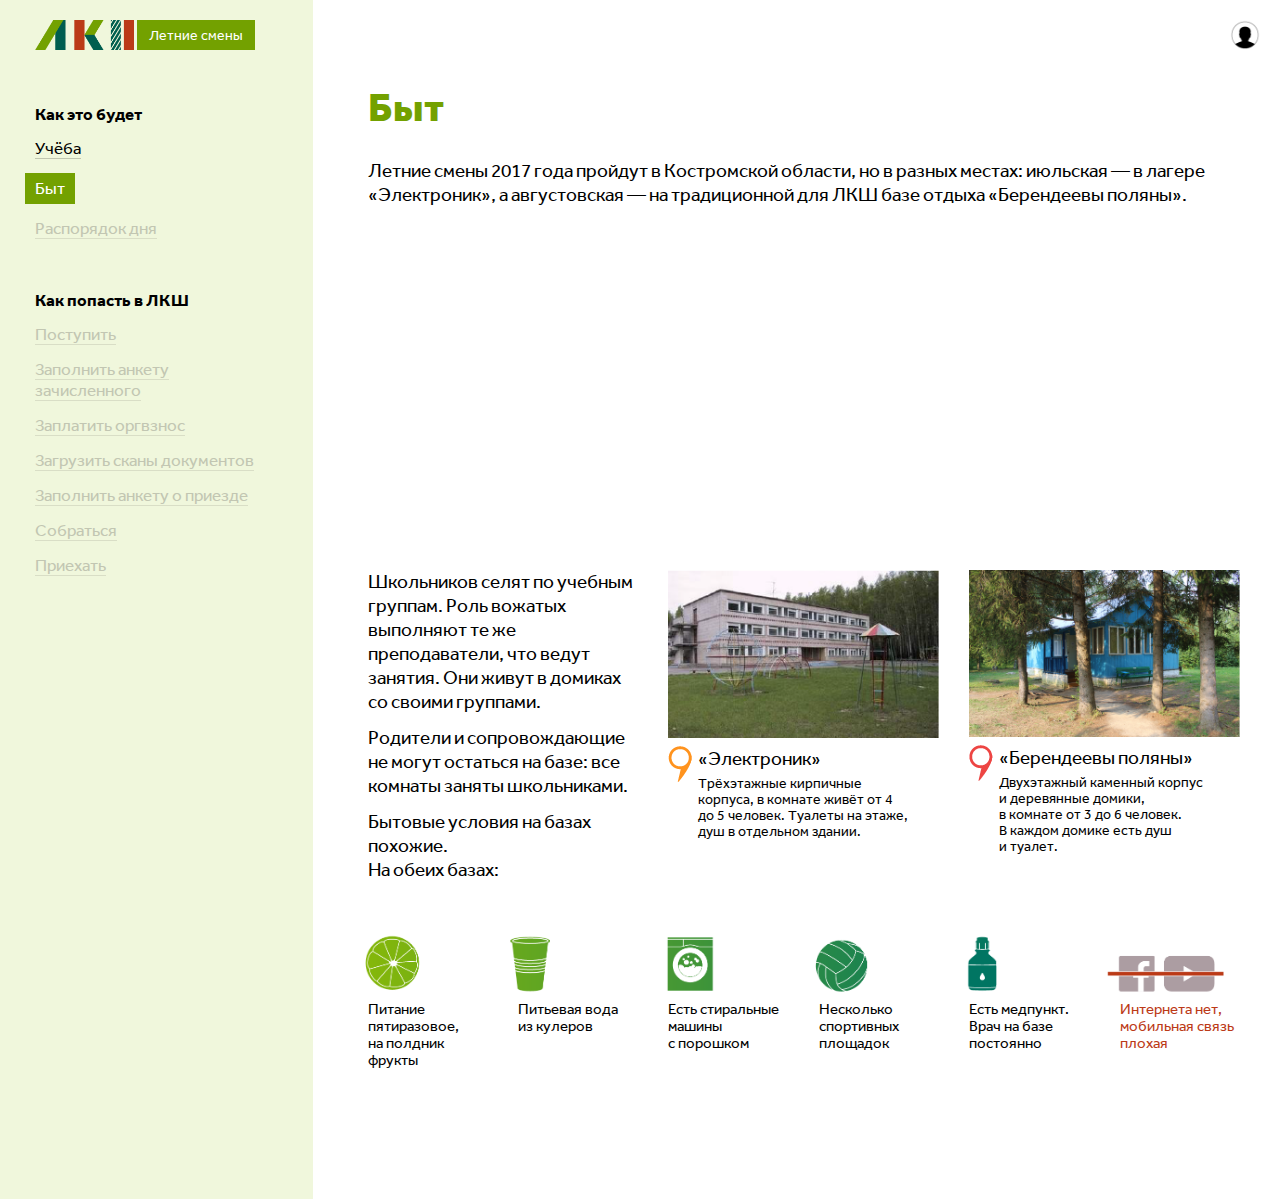
<file: life.html>
<!DOCTYPE html>
<html lang="ru">
<head>
    <meta charset="utf-8">
    <meta name="viewport" content="width=1024">

    <title>Быт ЛКШ</title>
    <meta name="description" content="Летняя компьютерная школа пройдёт в две смены: в июле и августе 2017 года">
    <meta name="author" content="ЛКШ">

    <!-- For fast loading -->
    <script src="https://api-maps.yandex.ru/2.1/?lang=ru_RU" type="text/javascript"></script>
    <script src="assets/js/jquery.min.js"></script>
    <script src="assets/js/life.js"></script>    

    <link rel="stylesheet" href="assets/css/reset.css?v=1.0">
    <link rel="stylesheet" href="assets/css/global.css?v=20161217">
    <link rel="stylesheet" href="assets/css/fonts.css?v=1.0">
    <link rel="stylesheet" href="assets/css/grid.css?v=1.0">
    <link rel="stylesheet" href="assets/css/sidebar.css?v=1.0">
    <link rel="stylesheet" href="assets/css/life.css?v=1.0">
    <!-- <link rel="stylesheet" href="assets/css/demonstration.css?v=1.0"> -->

    <!--[if lt IE 9]>
        <script src="https://cdnjs.cloudflare.com/ajax/libs/html5shiv/3.7.3/html5shiv.js"></script>
    <![endif]-->
</head>
<body>
    <div class="wide-container">
        <div class="row">
            <div class="left-sidebar col xs-6 sm-4 md-3 no-float">
                <div class="logo-with-text">
                    <a href="index.html" class="not-text-link"><img src="images/logo-part.png"></a>
                    <a href="index.html#summer" class="not-text-link">
                        <div class="logo-text">
                            Летние смены
                        </div>
                    </a>
                </div>
                <div class="left-sidebar__menu">
                    <ul>
                        <li class="left-sidebar__menu__header">Как это будет</li>
                        <li><a href="study.html">Учёба</a></li>
                        <li class="current">Быт</li>
                        <li class="inactive"><a href="day.html">Распорядок дня</a></li>
                    </ul>

                    <ul>
                        <li class="left-sidebar__menu__header">Как попасть в&nbsp;<span class="caps">ЛКШ</span></li>
                        <li class="inactive"><a href="#">Поступить</a></li>
                        <li class="inactive"><a href="#">Заполнить анкету зачисленного</a></li>
                        <li class="inactive"><a href="#">Заплатить оргвзнос</a></li>
                        <li class="inactive"><a href="#">Загрузить сканы документов</a></li>
                        <li class="inactive"><a href="#">Заполнить анкету о&nbsp;приезде</a></li>
                        <li class="inactive"><a href="#">Собраться</a></li>
                        <li class="inactive"><a href="#">Приехать</a></li>
                    </ul>
                </div>
            </div>

            <div class="col xs-6 sm-8 md-9 no-float">
                <div class="header">
                    <div class="header__top">
                        <div class="header__profile green-on-hover">
                            <a href="http://sistema.lksh.ru">
                            </a>
                        </div>
                    </div>
                </div>

                <div class="content" id="content">                    

                    <h2 class="green mt60 mb30">Быт</h2>

                    <p class="mw900">
                        Летние смены 2017 года пройдут в&nbsp;Костромской области, но в&nbsp;разных местах: июльская — в&nbsp;лагере «Электроник», а&nbsp;августовская&nbsp;— на&nbsp;традиционной для ЛКШ базе отдыха «Берендеевы поляны».
                    </p>

                    <div class="map outside-of-content" id="map">
                    </div>

                    <div class="row mt38">
                        <div class="col xs-12 md-4">
                            <p>
                                Школьников селят по&nbsp;учебным группам. Роль вожатых выполняют те&nbsp;же преподаватели, что ведут занятия. Они живут в&nbsp;домиках со&nbsp;своими группами.
                            </p>
                            <p>
                                Родители и&nbsp;сопровождающие не&nbsp;могут остаться на&nbsp;базе: все комнаты заняты школьниками.
                            </p>
                            <p>
                                Бытовые условия на&nbsp;базах похожие.
                            </p>
                        </div>
                        <div class="location  col xs-6 md-4">
                            <img src="images/life/electronic.png" title="«Электроник»" alt="«Электроник»">
                            <div class="description">
                                <img src="images/life/pin_orange.png" class="pin">
                                <div class="description__header">«Электроник»</div>
                                <p>
                                    Трёхэтажные кирпичные корпуса, в&nbsp;комнате живёт от&nbsp;4 до&nbsp;5 человек. Туалеты на&nbsp;этаже, душ в&nbsp;отдельном здании.
                                </p>
                            </div>
                        </div>
                        <div class="location  col xs-6 md-4">
                            <img src="images/life/berendeevy_polyany.png" title="«Берендеевы поляны»" alt="«Берендеевы поляны»">
                            <div class="description">
                                <img src="images/life/pin_red.png" class="pin">
                                <div class="description__header red">«Берендеевы поляны»</div>
                                <p>
                                    Двухэтажный каменный корпус и&nbsp;деревянные домики, в&nbsp;комнате от&nbsp;3 до&nbsp;6&nbsp;человек. В&nbsp;каждом домике есть душ и&nbsp;туалет.
                                </p>
                            </div>
                        </div>                        
                    </div>

                    <p>На обеих базах:</p>

                    <div class="conditions">
                        <div class="row">
                            <div class="col xs-6 sm-4 lg-2">
                                <img src="images/life/conditions-06.png" />
                                <p>
                                    Питание пятиразовое, на&nbsp;полдник фрукты
                                </p>
                            </div>
                            <div class="col xs-6 sm-4 lg-2">
                                <img src="images/life/conditions-07.png"/>
                                <p>
                                    Питьевая вода из&nbsp;кулеров
                                </p>
                            </div>
                            <div class="col xs-6 sm-4 lg-2">
                                <img src="images/life/conditions-08.png"/>
                                <p>
                                    Есть стиральные машины с&nbsp;порошком
                                </p>
                            </div>
                            <div class="col xs-6 sm-4 lg-2">
                                <img src="images/life/conditions-09.png"/>
                                <p>
                                    Несколько спортивных площадок
                                </p>
                            </div>
                            <div class="col xs-6 sm-4 lg-2">
                                <img src="images/life/conditions-10.png"/>
                                <p>
                                    Есть медпункт. Врач на&nbsp;базе постоянно
                                </p>
                            </div>                            
                            <div class="prohibited col xs-6 sm-4 lg-2">
                                <img src="images/life/conditions-11.png"/>
                                <p>
                                    Интернета нет, мобильная связь плохая
                                </p>
                            </div>
                        </div>
                    </div>

                </div> <!-- content -->
                <footer>
                </footer>
            </div> <!-- col -->
        </div> <!-- row -->
    </div> <!-- container -->

    <script src="assets/js/global.js"></script>
    <script src="assets/js/jquery.smooth-scrolling.js"></script>

    <!-- Yandex.Metrika counter --> <script type="text/javascript"> (function (d, w, c) { (w[c] = w[c] || []).push(function() { try { w.yaCounter40512365 = new Ya.Metrika({ id:40512365, clickmap:true, trackLinks:true, accurateTrackBounce:true, webvisor:true }); } catch(e) { } }); var n = d.getElementsByTagName("script")[0], s = d.createElement("script"), f = function () { n.parentNode.insertBefore(s, n); }; s.type = "text/javascript"; s.async = true; s.src = "https://mc.yandex.ru/metrika/watch.js"; if (w.opera == "[object Opera]") { d.addEventListener("DOMContentLoaded", f, false); } else { f(); } })(document, window, "yandex_metrika_callbacks"); </script> <noscript><div><img src="https://mc.yandex.ru/watch/40512365" style="position:absolute; left:-9999px;" alt="" /></div></noscript> <!-- /Yandex.Metrika counter -->
</body>
</html>
</file>
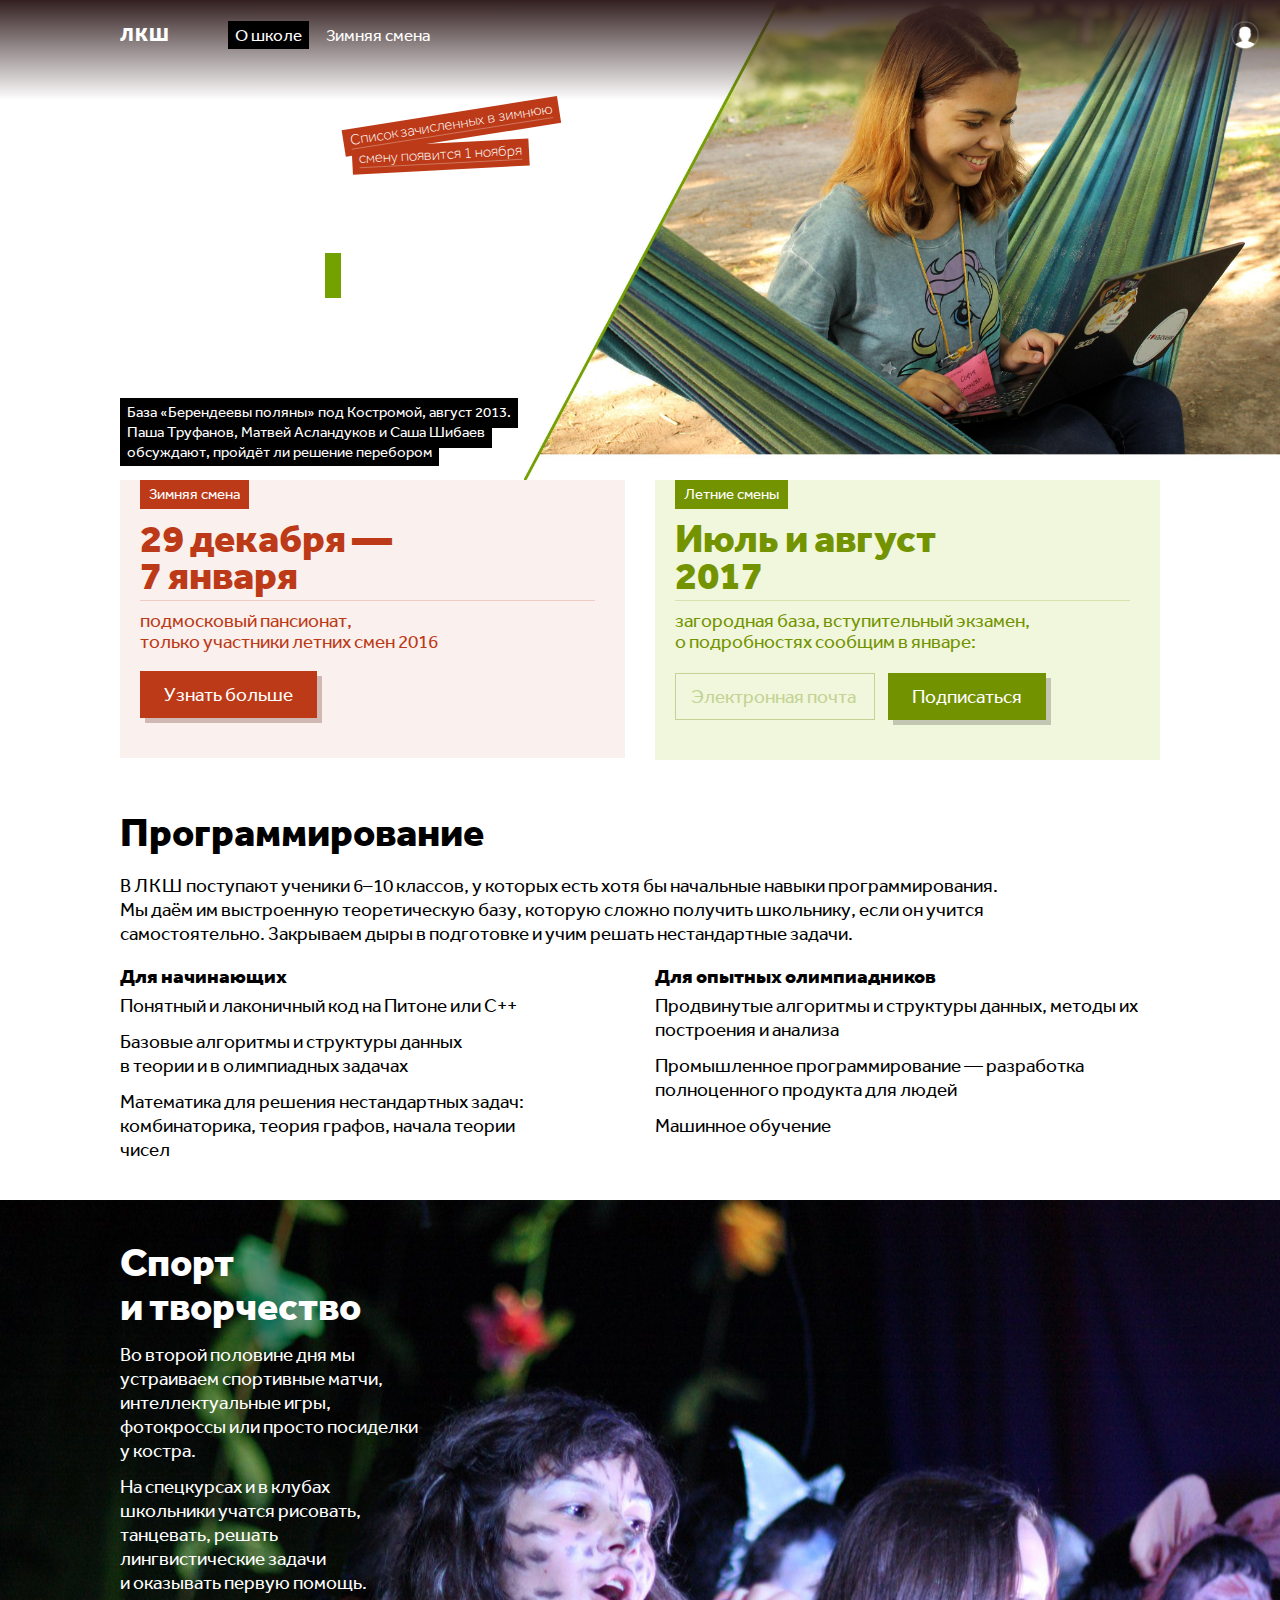
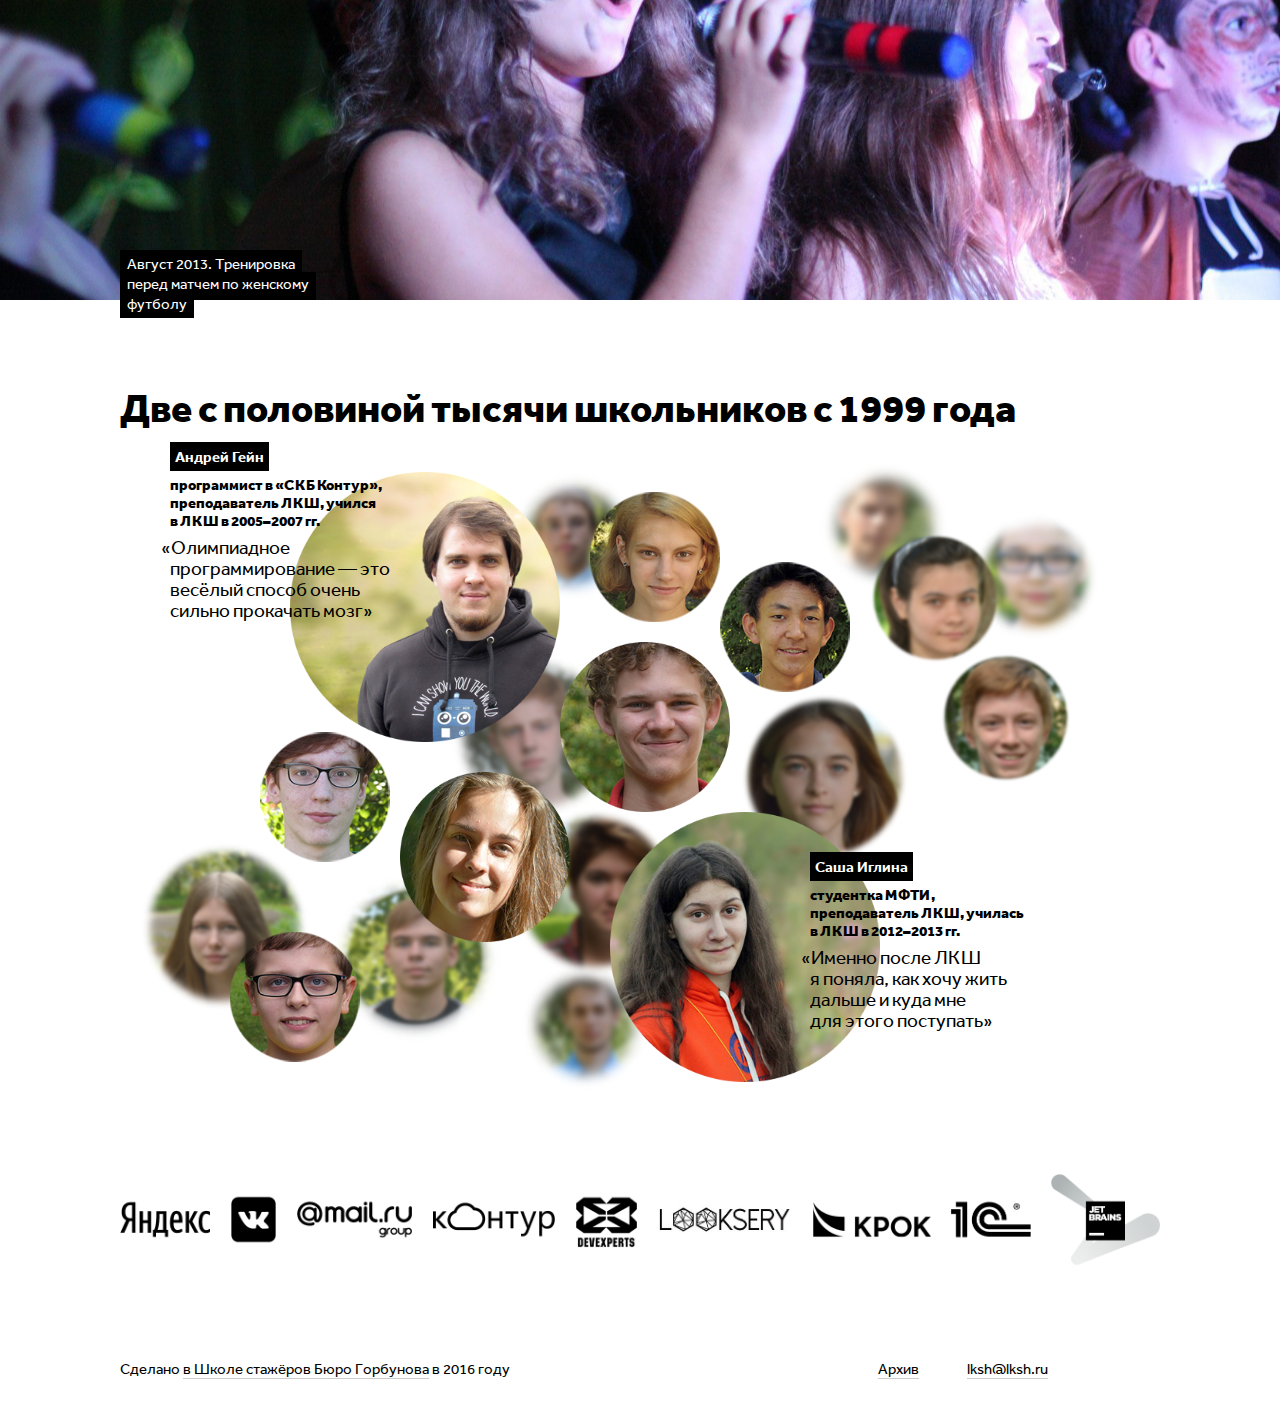
<file: main.html>
<!DOCTYPE html>
<html lang="ru">
<head>
    <meta charset="utf-8">
    <meta name="viewport" content="width=1024, initial-scale=1.0">

    <title>Летняя компьютерная школа</title>
    <meta name="description" content="Обучаем школьников алгоритмическому программированию. Следующие смены — в июле и августе 2017">
    <meta name="author" content="ЛКШ">

    <link rel="stylesheet" href="assets/css/reset.css?v=1.0">
    <link rel="stylesheet" href="assets/css/global.css?v=1.0">
    <link rel="stylesheet" href="assets/css/fonts.css?v=1.0">
    <link rel="stylesheet" href="assets/css/grid.css?v=1.0">
    <link rel="stylesheet" href="assets/css/main-page.css?v=1.0">

    <!--[if lt IE 9]>
        <script src="https://cdnjs.cloudflare.com/ajax/libs/html5shiv/3.7.3/html5shiv.js"></script>
    <![endif]-->
</head>
<body>
    <div class="wide-container">
        <div class="header with-background">
            <div class="header__top white">
                <div class="container">
                    <div class="header__logo caps">
                        ЛКШ
                    </div>
                    <div class="header__links">
                        <a href="#" class="active">О школе</a>
                        <!--
                            <a href="#">Учёба и&nbsp;жизнь</a>
                            <a href="#">Поступление</a>
                            <nobr><a href="#" class="inactive">Оплата и&nbsp;проезд</a></nobr>
                        -->
                        <a href="winter.html" class="//md-ml90">Зимняя смена</a>
                    </div>
                    <div class="header__profile">
                        <a href="http://sistema.lksh.ru">                        
                        </a>
                    </div>
                </div>
            </div>
            <div class="container">            
                <div class="header__title white">
                    <h1>
                        Летняя
                        <div class="header__last-news">
                            <div class="line">
                                <span>
                                    <a href="winter.html">Список зачисленных в зимнюю</a>
                                </span>
                            </div>
                            <div class="line">
                                <span>
                                    <a href="winter.html">смену появится 1 ноября</a>
                                </span>
                            </div>
                        </div>
                        <br/>
                        компьютерная<br/>
                        школа <span class="cursor"></span>
                    </h1>                
                </div>
                <div class="description description-black">
                    <div class="line"><span>База «Берендеевы поляны» под Костромой, август 2013.</span></div>
                    <div class="line"><span>Паша Труфанов, Матвей Асландуков и&nbsp;Саша Шибаев</span></div>
                    <div class="line"><span>обсуждают, пройдёт ли решение перебором</span></div>
                </div>

            </div>
        </div>
    </div>

    <div class="content">
        <div class="container">
            <div class="school-announces row">
                <div class="col xs-12 sm-6">                    
                    <div class="school-announce red">
                        <div class="title">
                            Зимняя смена
                        </div>
                        <div class="dates with-border">
                            29 декабря —<br/>7 января
                        </div>
                        <div class="description">
                            <p>
                                подмосковый пансионат, <br />
                                только участники летних смен 2016
                            </p>
                        </div>
                        <a href="winter.html" class="button red">
                            Узнать больше
                        </a>
                    </div>                    
                </div>
                <div class="col xs-12 sm-6 mt50 sm-mtn">
                    <div class="school-announce green">                        
                        <div class="title">
                            Летние смены
                        </div>
                        <div class="dates with-border">
                            Июль и&nbsp;август<br/>2017
                        </div>
                        <div class="description mbn">
                            <p>
                                загородная база, вступительный экзамен,
                                о&nbsp;подробностях сообщим в&nbsp;январе<span class="colon">:</span> <span class="email"></span>
                            </p>                            
                        </div>
                        <a href="#" class="another-email-link hidden mt10">Добавить ещё адрес</a>
                        <div class="subscribe-form">                            
                            <input type="text" placeholder="Электронная почта" required="required" class="mt20">
                            <a href="#" class="button green mt20">Подписаться</a>
                        </div>
                    </div>
                </div>
            </div>

            <h2 class="sm-mt50">Программирование</h2>

            <p class="mt20 mw900">
                В&nbsp;<span class="caps">ЛКШ</span> поступают ученики 6–10 классов, у&nbsp;которых есть хотя бы начальные навыки программирования. Мы&nbsp;даём им выстроенную теоретическую базу, которую сложно получить школьнику, если он&nbsp;учится самостоятельно. Закрываем дыры в&nbsp;подготовке и&nbsp;учим решать нестандартные задачи.
            </p>

            <div class="row">
                <div class="text-block  col xs-12 sm-6 md-5">
                    <h3>Для начинающих</h3>
                    <p>
                        Понятный и&nbsp;лаконичный код на&nbsp;Питоне или&nbsp;<nobr>С++</nobr>
                    </p>
                    <p>
                        Базовые алгоритмы и&nbsp;структуры данных в&nbsp;теории и&nbsp;в&nbsp;олимпиадных задачах
                    </p>
                    <p>
                        Математика для&nbsp;решения нестандартных задач: комбинаторика, теория графов, начала теории чисел
                    </p>
                </div>
                <div class="text-block  col xs-12 sm-6 md-offset-1">
                    <h3>Для опытных олимпиадников</h3>
                    <p>
                        Продвинутые алгоритмы и&nbsp;структуры данных, методы их построения и&nbsp;анализа
                    </p>
                    <p>
                        Промышленное программирование — разработка полноценного продукта для&nbsp;людей
                    </p>
                    <p>
                        Машинное обучение
                    </p>
                </div>
            </div>
        </div>

        <div class="wide-container">
            <div class="image-slider">
                <div class="image">
                    <div class="container">
                        <div class="mw300">
                            <h2 class="mtn">Спорт и&nbsp;творчество</h2>
                            <p>
                                Во второй половине дня мы устраиваем спортивные матчи, интеллектуальные игры, фотокроссы или&nbsp;просто посиделки у костра.
                            </p>
                            <p>
                                 На спецкурсах и&nbsp;в&nbsp;клубах школьники учатся рисовать, танцевать, решать лингвистические задачи и&nbsp;оказывать первую помощь.
                            </p>
                        </div>
                        <div class="description description-black">
                            <div class="line"><span>Август 2013. Тренировка</span></div>
                            <div class="line"><span>перед матчем по женскому</span></div>
                            <div class="line"><span>футболу</span></div>
                        </div>
                    </div>
                </div>            
            </div>
        </div>

        <div class="container">
            <h2 class="portraits-header">
                Две с&nbsp;половиной тысячи школьников с&nbsp;1999&nbsp;года
            </h2>

            <div class="portraits">
                <div class="portrait with-cite with-cite-right large level-1">
                    <img src="images/main/faces/face_0033_Векторный-смарт-объект.png" />
                    <div class="cite mt20">
                        <div class="title">
                            Саша Иглина
                        </div>
                        <div class="about">
                            студентка <span class="caps">МФТИ</span>,
                            преподаватель <span class="caps">ЛКШ</span>, училась в&nbsp;<span class="caps">ЛКШ</span> в&nbsp;2012–2013&nbsp;гг.
                        </div>
                        <div class="text">
                            <span class="hlaquo">«</span>Именно после <span class="caps">ЛКШ</span> я&nbsp;поняла, как хочу жить дальше и&nbsp;куда мне для&nbsp;этого поступать»
                        </div>
                    </div>
                </div>
                <div class="portrait with-cite with-cite-left large level-1">
                    <img src="images/main/faces/face_0034_Векторный-смарт-объект.png" />
                    <div class="cite">
                        <div class="title">
                            Андрей Гейн
                        </div>
                        <div class="about">
                            программист в&nbsp;«<span class="caps">СКБ</span> Контур», преподаватель <span class="caps">ЛКШ</span>, учился в&nbsp;<span class="caps">ЛКШ</span> в&nbsp;2005–2007&nbsp;гг.
                        </div>
                        <div class="text">
                            <span class="hlaquo">«</span>Олимпиадное программирование — это весёлый способ очень сильно прокачать мозг»
                        </div>
                    </div>
                </div>

                <div class="portrait medium level-2"><img src="images/main/faces/face_0006_VUqNGdrkJvM.png" /></div>
                <div class="portrait small level-2"><img src="images/main/faces/face_0009_A7-—-Евгений-Коган.png" /></div>
                <div class="portrait small level-2"><img src="images/main/faces/face_0010_A1-—-Александра-Олемская.png" /></div>
                <div class="portrait medium level-2"><img src="images/main/faces/face_0013_DSC_2897.png" /></div>
                <div class="portrait small level-2"><img src="images/main/faces/face_0014_B8-—-Темиржан-Юсупов.png" /></div>
                <div class="portrait small level-2"><img src="images/main/faces/face_0015_D1-—-Савелий-Карпухин.png" /></div>
                <div class="portrait small level-2"><img src="images/main/faces/face_0018_G6boU_dCunQ.png" /></div>
                <div class="portrait small level-3"><img src="images/main/faces/face_0021_A7-—-Ильдар-Гайнуллин.png" /></div>
                <div class="portrait medium level-3"><img src="images/main/faces/face_0031_fkufgm_BmJA.png" /></div>
                <div class="portrait small level-3"><img src="images/main/faces/face_0023_JDTIoTS9rvI.png" /></div>
                <div class="portrait medium level-3"><img src="images/main/faces/face_0024_H_gD6bk_lPQ.png" /></div>
                <div class="portrait medium level-3"><img src="images/main/faces/face_0025_PXbgk8BQXxw.png" /></div>
                <div class="portrait medium level-3"><img src="images/main/faces/face_0026_6OAM3Rnb54c.png" /></div>
                <div class="portrait medium level-3"><img src="images/main/faces/face_0029_Qx9labNk6VQ.png" /></div>
                <div class="portrait small level-3"><img src="images/main/faces/face_0030_0BIqkRAz0J0.png" /></div>
                <div class="portrait small level-3"><img src="images/main/faces/face_0032_rRpdenL8o1s.png" /></div>
                <div class="portrait small level-3"><img src="images/main/faces/face_0035_5TjL3EM0cWA.png" /></div>
            </div>

            <!--
                <div class="ta-center">
                    <h2 class="fw400">86 из 108</h2>
                    <p>
                        призёров и&nbsp;победителей заключительного этапа Всероссийской олимпиады 2016 года учились в&nbsp;ЛКШ
                    </p>
                </div>
            -->

            <div class="sponsors">                
                <a href="https://yandex.ru/" target="_blank"><img src="images/main/logos/logo-01.png"></a>
                <a href="https://vk.com/" target="_blank"><img src="images/main/logos/logo-02.png"></a>            
                <a href="https://mail.ru/" target="_blank"><img src="images/main/logos/logo-03.png"></a>                
                <a href="https://kontur.ru/" target="_blank"><img src="images/main/logos/logo-04.png"></a>
                <a href="https://devexperts.com/" target="_blank"><img src="images/main/logos/logo-05.png"></a>
                <a href="http://looksery.com/" target="_blank"><img src="images/main/logos/logo-06.png"></a>
                <a href="http://croc.ru/" target="_blank"><img src="images/main/logos/logo-07.png"></a>
                <a href="https://1c.ru/" target="_blank"><img src="images/main/logos/logo-08.png"></a>            
                <a href="https://jetbrains.com/" target="_blank"><img src="images/main/logos/logo-09.png"></a>                
            </div>
        </div>
    </div>

    <footer>
        <div class="container">
            <div class="row">      
                <div class="col xs-12 sm-6">
                    Сделано <a href="http://artgorbunov.ru/">в&nbsp;Школе стажёров Бюро Горбунова</a> в&nbsp;2016 году 
                </div>          
                <div class="col xs-12 sm-6 mt10 sm-mtn">
                    <div class="row">                
                        <div class="col xs-2 sm-2 sm-offset-5">
                            <a href="http://old.lksh.ru">Архив</a>
                        </div>
                        <div class="col xs-5 sm-5">
                            <a href="mailto:lksh@lksh.ru">lksh@lksh.ru</a>                            
                        </div>
                    </div>
                </div>
            </div>
        </div>
    </footer>

    <script src="assets/js/jquery.min.js"></script>
    <script src="assets/js/global.js"></script>
    <script src="assets/js/main-page.js"></script>

    <!-- Yandex.Metrika counter --> <script type="text/javascript"> (function (d, w, c) { (w[c] = w[c] || []).push(function() { try { w.yaCounter40512365 = new Ya.Metrika({ id:40512365, clickmap:true, trackLinks:true, accurateTrackBounce:true, webvisor:true }); } catch(e) { } }); var n = d.getElementsByTagName("script")[0], s = d.createElement("script"), f = function () { n.parentNode.insertBefore(s, n); }; s.type = "text/javascript"; s.async = true; s.src = "https://mc.yandex.ru/metrika/watch.js"; if (w.opera == "[object Opera]") { d.addEventListener("DOMContentLoaded", f, false); } else { f(); } })(document, window, "yandex_metrika_callbacks"); </script> <noscript><div><img src="https://mc.yandex.ru/watch/40512365" style="position:absolute; left:-9999px;" alt="" /></div></noscript> <!-- /Yandex.Metrika counter -->
</body>
</html>
</file>
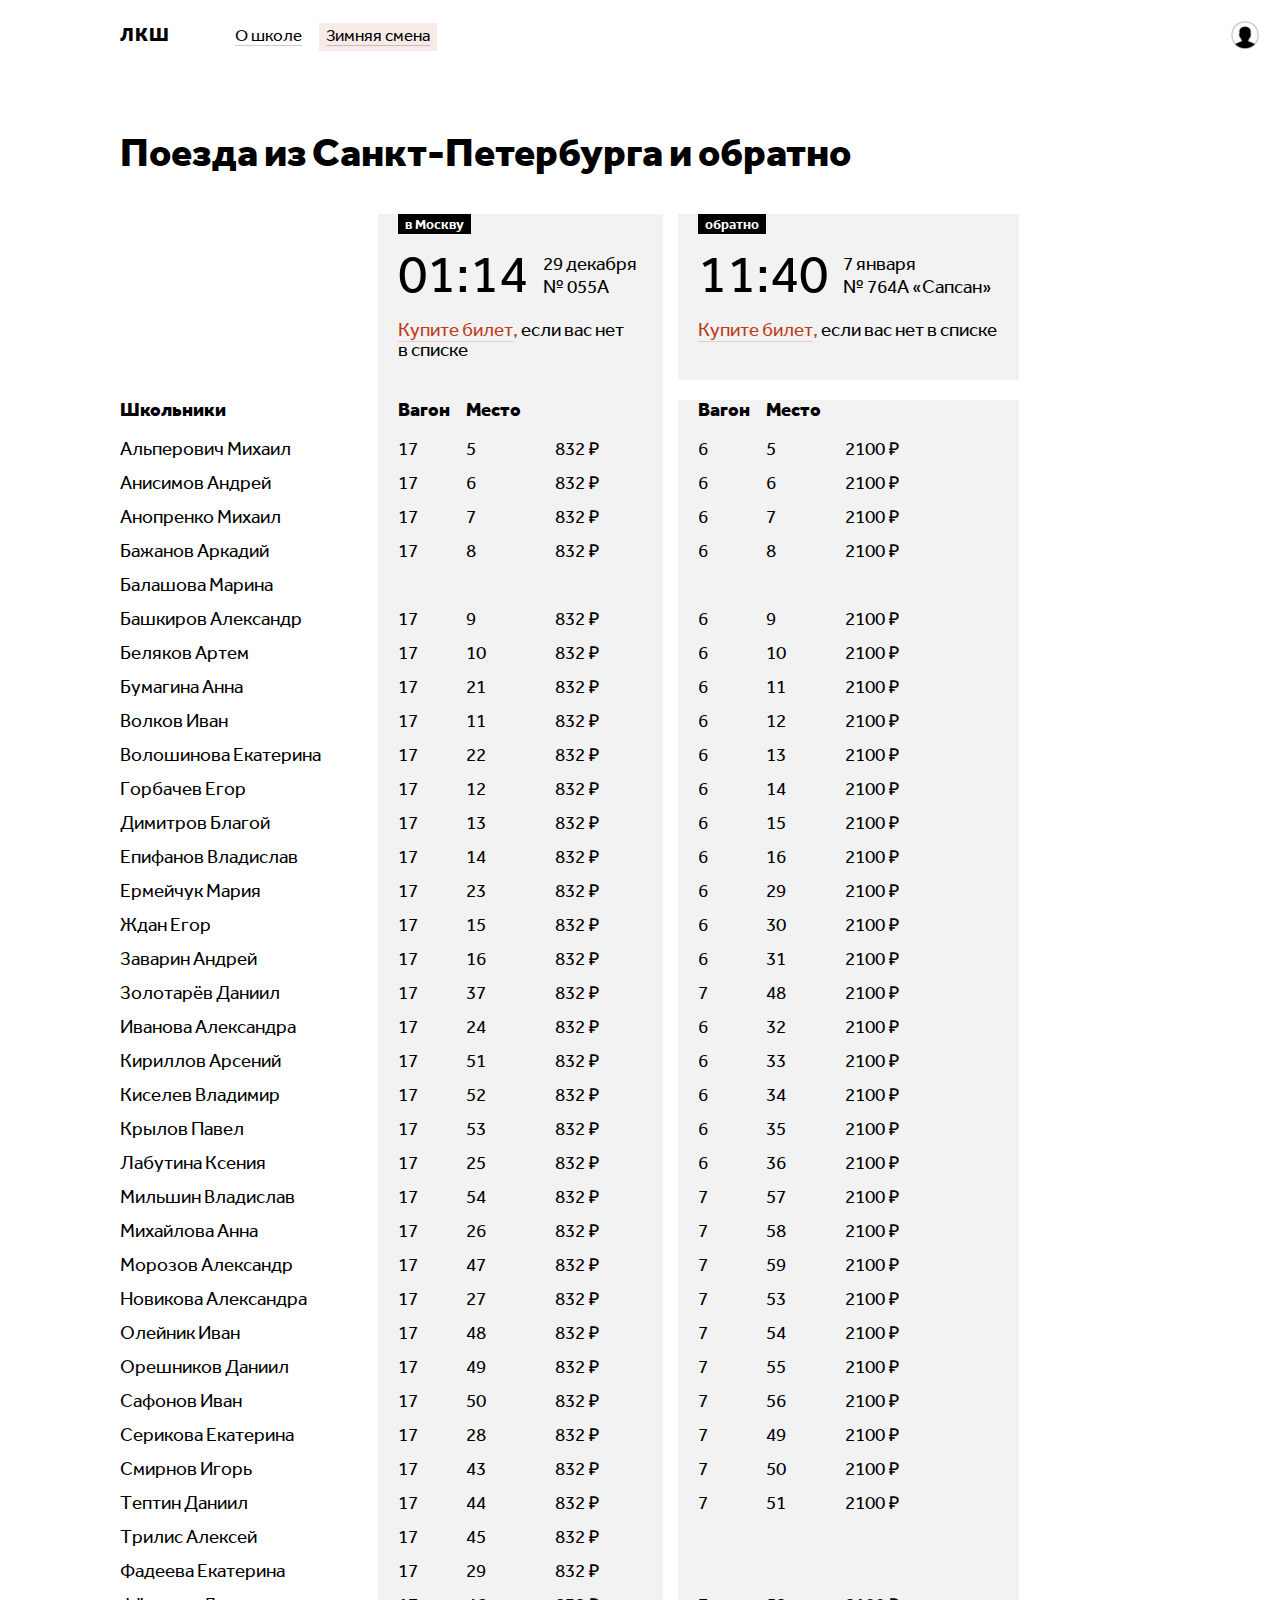
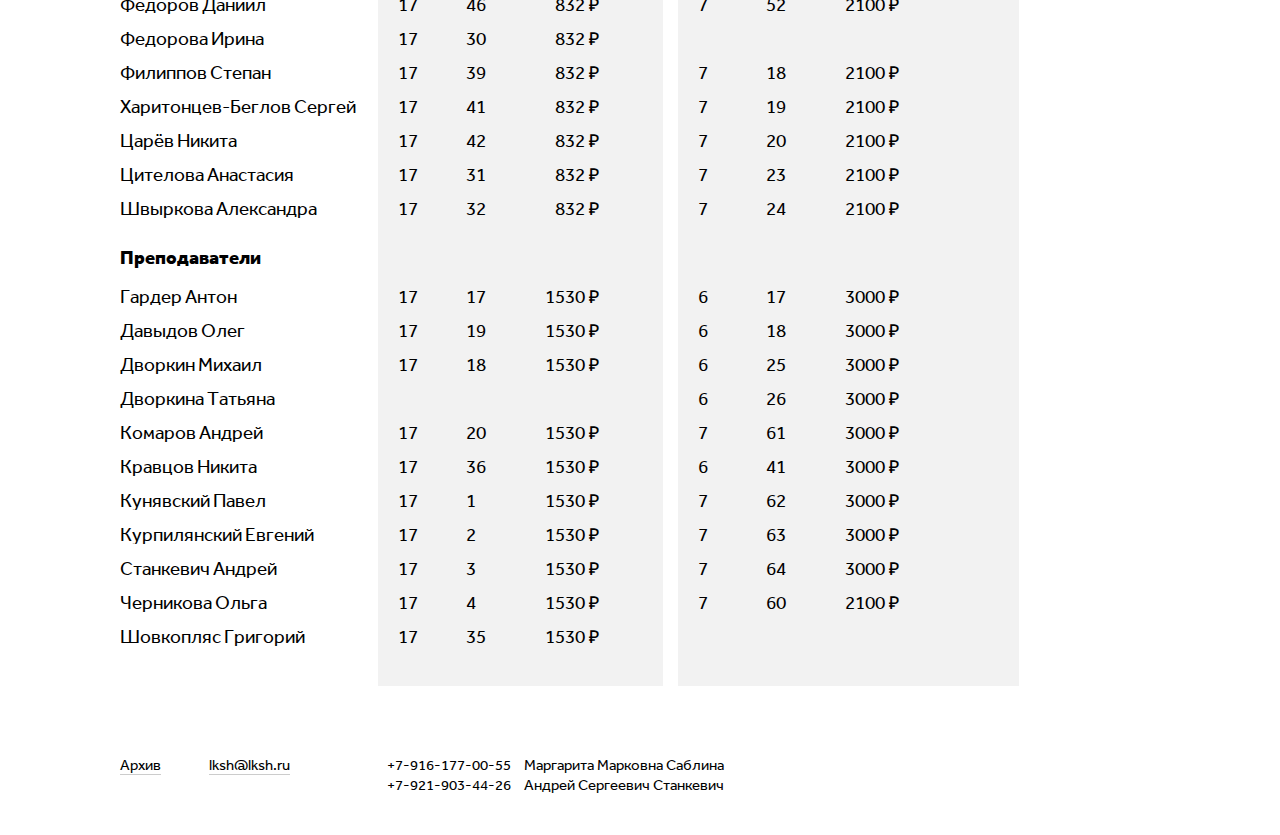
<file: spb-trains.html>
<!DOCTYPE html>
<html lang="ru">
<head>
    <meta charset="utf-8">
    <meta name="viewport" content="width=1024">

    <title>Поезда из Санкт-Петербурга и обратно</title>
    <meta name="description" content="Поезда из Санкт-Петербурга и обратно">
    <meta name="author" content="ЛКШ">

    <link rel="stylesheet" href="assets/css/reset.css?v=1.0">
    <link rel="stylesheet" href="assets/css/global.css?v=1.0">
    <link rel="stylesheet" href="assets/css/fonts.css?v=1.0">
    <link rel="stylesheet" href="assets/css/grid.css?v=1.0">
    <link rel="stylesheet" href="assets/css/spb-trains.css?v=20161116">

    <!--[if lt IE 9]>
        <script src="https://cdnjs.cloudflare.com/ajax/libs/html5shiv/3.7.3/html5shiv.js"></script>
    <![endif]-->
</head>
<body>
    <div class="header">
        <div class="header__top">
            <div class="container">
                <div class="header__logo caps">
                    <a href="index.html"><span>ЛКШ</span></a>
                </div>
                <div class="header__links">
                    <a href="index.html"><span>О школе</span></a>
                    <a href="winter.html" class="subactive //md-ml90"><span>Зимняя смена</span></a>
                </div>
                <div class="header__profile">
                    <a href="http://sistema.lksh.ru">
                    </a>
                </div>
            </div>
        </div>        
    </div>

    <div class="content">
        <div class="container">
            <h2 class="mb40">Поезда из Санкт-Петербурга и&nbsp;обратно</h2>
            <div class="trains row">
                <div class="col xs-4 xs-offset-3 mw300">
                    <div class="train">
                        <div class="title">в Москву</div>
                        <div>
                            <div class="datetime">
                                <div class="time">01:14</div>
                            </div>
                            <div class="info">
                                <div class="date">29 декабря</div>
                                <div class="number">№ 055А</div>
                            </div>
                        </div>
                        <div class="description">
                            <p>
                                <a href="https://pass.rzd.ru/timetable/public/ru?STRUCTURE_ID=735&refererPageId=704#dir=0|tfl=1|checkSeats=1|st0=%D0%A1%D0%B0%D0%BD%D0%BA%D1%82-%D0%9F%D0%B5%D1%82%D0%B5%D1%80%D0%B1%D1%83%D1%80%D0%B3|code0=2004000|dt0=29.12.2016|ti0=1-2|st1=%D0%9C%D0%BE%D1%81%D0%BA%D0%B2%D0%B0|code1=2000000|dt1=17.11.2016">Купите билет</a><span class="link-dot">,</span>
                                если вас нет в&nbsp;списке
                            </p>
                        </div> 
                    </div>
                </div>
                <div class="col xs-4">
                    <div class="train">
                        <div class="title">обратно</div>
                        <div>
                            <div class="datetime">
                                <div class="time">11:40</div>                                
                            </div>
                            <div class="info">
                                <div class="date">7 января</div>
                                <div class="number">№ 764А «Сапсан»</div>                                
                            </div>
                        </div>
                        <div class="description">
                            <p>
                                <a href="https://pass.rzd.ru/timetable/public/ru?STRUCTURE_ID=735&refererPageId=704#dir=0|tfl=1|checkSeats=1|st0=%D0%9C%D0%BE%D1%81%D0%BA%D0%B2%D0%B0|code0=2000000|dt0=07.01.2017|ti0=11-12|st1=%D0%A1%D0%B0%D0%BD%D0%BA%D1%82-%D0%9F%D0%B5%D1%82%D0%B5%D1%80%D0%B1%D1%83%D1%80%D0%B3|code1=2004000|dt1=17.11.2016">Купите билет</a><span class="link-dot">,</span>
                                если вас нет в&nbsp;списке
                            </p>
                        </div> 
                    </div>
                </div>
            </div>
            <!-- automatically generated below -->
<div class="row train-ticket ticket-header">
    <div class="col xs-3">Школьники</div>
    <div class="col xs-4 mw300">
        <div class="train-info">
            <div class="carriage">Вагон</div>
            <div class="seat">Место</div>
        </div>
    </div>
    <div class="col xs-4">
        <div class="train-info">
            <div class="carriage">Вагон</div>
            <div class="seat">Место</div>
        </div>
    </div>
</div><div class="row train-ticket">
    <div class="name col xs-3">Альперович  Михаил</div>
    <div class="col xs-4 mw300">
        <div class="train-info">
            <div class="carriage">17</div>
            <div class="seat">5</div>
            <div class="price">832&nbsp;₽</div>
        </div>
    </div>
    <div class="col xs-4">
        <div class="train-info">
            <div class="carriage">6</div>
            <div class="seat">5</div>
            <div class="price">2100&nbsp;₽</div>
        </div>
    </div>
</div><div class="row train-ticket">
    <div class="name col xs-3">Анисимов Андрей</div>
    <div class="col xs-4 mw300">
        <div class="train-info">
            <div class="carriage">17</div>
            <div class="seat">6</div>
            <div class="price">832&nbsp;₽</div>
        </div>
    </div>
    <div class="col xs-4">
        <div class="train-info">
            <div class="carriage">6</div>
            <div class="seat">6</div>
            <div class="price">2100&nbsp;₽</div>
        </div>
    </div>
</div><div class="row train-ticket">
    <div class="name col xs-3">Анопренко Михаил</div>
    <div class="col xs-4 mw300">
        <div class="train-info">
            <div class="carriage">17</div>
            <div class="seat">7</div>
            <div class="price">832&nbsp;₽</div>
        </div>
    </div>
    <div class="col xs-4">
        <div class="train-info">
            <div class="carriage">6</div>
            <div class="seat">7</div>
            <div class="price">2100&nbsp;₽</div>
        </div>
    </div>
</div><div class="row train-ticket">
    <div class="name col xs-3">Бажанов Аркадий</div>
    <div class="col xs-4 mw300">
        <div class="train-info">
            <div class="carriage">17</div>
            <div class="seat">8</div>
            <div class="price">832&nbsp;₽</div>
        </div>
    </div>
    <div class="col xs-4">
        <div class="train-info">
            <div class="carriage">6</div>
            <div class="seat">8</div>
            <div class="price">2100&nbsp;₽</div>
        </div>
    </div>
</div><div class="row train-ticket">
    <div class="name col xs-3">Балашова Марина</div>
    <div class="col xs-4 mw300">
        <div class="train-info">
            <div class="carriage"></div>
            <div class="seat"></div>
            <div class="price"></div>
        </div>
    </div>
    <div class="col xs-4">
        <div class="train-info">
            <div class="carriage"></div>
            <div class="seat"></div>
            <div class="price"></div>
        </div>
    </div>
</div><div class="row train-ticket">
    <div class="name col xs-3">Башкиров Александр</div>
    <div class="col xs-4 mw300">
        <div class="train-info">
            <div class="carriage">17</div>
            <div class="seat">9</div>
            <div class="price">832&nbsp;₽</div>
        </div>
    </div>
    <div class="col xs-4">
        <div class="train-info">
            <div class="carriage">6</div>
            <div class="seat">9</div>
            <div class="price">2100&nbsp;₽</div>
        </div>
    </div>
</div><div class="row train-ticket">
    <div class="name col xs-3">Беляков Артем</div>
    <div class="col xs-4 mw300">
        <div class="train-info">
            <div class="carriage">17</div>
            <div class="seat">10</div>
            <div class="price">832&nbsp;₽</div>
        </div>
    </div>
    <div class="col xs-4">
        <div class="train-info">
            <div class="carriage">6</div>
            <div class="seat">10</div>
            <div class="price">2100&nbsp;₽</div>
        </div>
    </div>
</div><div class="row train-ticket">
    <div class="name col xs-3">Бумагина Анна</div>
    <div class="col xs-4 mw300">
        <div class="train-info">
            <div class="carriage">17</div>
            <div class="seat">21</div>
            <div class="price">832&nbsp;₽</div>
        </div>
    </div>
    <div class="col xs-4">
        <div class="train-info">
            <div class="carriage">6</div>
            <div class="seat">11</div>
            <div class="price">2100&nbsp;₽</div>
        </div>
    </div>
</div><div class="row train-ticket">
    <div class="name col xs-3">Волков Иван</div>
    <div class="col xs-4 mw300">
        <div class="train-info">
            <div class="carriage">17</div>
            <div class="seat">11</div>
            <div class="price">832&nbsp;₽</div>
        </div>
    </div>
    <div class="col xs-4">
        <div class="train-info">
            <div class="carriage">6</div>
            <div class="seat">12</div>
            <div class="price">2100&nbsp;₽</div>
        </div>
    </div>
</div><div class="row train-ticket">
    <div class="name col xs-3">Волошинова Екатерина</div>
    <div class="col xs-4 mw300">
        <div class="train-info">
            <div class="carriage">17</div>
            <div class="seat">22</div>
            <div class="price">832&nbsp;₽</div>
        </div>
    </div>
    <div class="col xs-4">
        <div class="train-info">
            <div class="carriage">6</div>
            <div class="seat">13</div>
            <div class="price">2100&nbsp;₽</div>
        </div>
    </div>
</div><div class="row train-ticket">
    <div class="name col xs-3">Горбачев Егор</div>
    <div class="col xs-4 mw300">
        <div class="train-info">
            <div class="carriage">17</div>
            <div class="seat">12</div>
            <div class="price">832&nbsp;₽</div>
        </div>
    </div>
    <div class="col xs-4">
        <div class="train-info">
            <div class="carriage">6</div>
            <div class="seat">14</div>
            <div class="price">2100&nbsp;₽</div>
        </div>
    </div>
</div><div class="row train-ticket">
    <div class="name col xs-3">Димитров Благой</div>
    <div class="col xs-4 mw300">
        <div class="train-info">
            <div class="carriage">17</div>
            <div class="seat">13</div>
            <div class="price">832&nbsp;₽</div>
        </div>
    </div>
    <div class="col xs-4">
        <div class="train-info">
            <div class="carriage">6</div>
            <div class="seat">15</div>
            <div class="price">2100&nbsp;₽</div>
        </div>
    </div>
</div><div class="row train-ticket">
    <div class="name col xs-3">Епифанов Владислав</div>
    <div class="col xs-4 mw300">
        <div class="train-info">
            <div class="carriage">17</div>
            <div class="seat">14</div>
            <div class="price">832&nbsp;₽</div>
        </div>
    </div>
    <div class="col xs-4">
        <div class="train-info">
            <div class="carriage">6</div>
            <div class="seat">16</div>
            <div class="price">2100&nbsp;₽</div>
        </div>
    </div>
</div><div class="row train-ticket">
    <div class="name col xs-3">Ермейчук Мария</div>
    <div class="col xs-4 mw300">
        <div class="train-info">
            <div class="carriage">17</div>
            <div class="seat">23</div>
            <div class="price">832&nbsp;₽</div>
        </div>
    </div>
    <div class="col xs-4">
        <div class="train-info">
            <div class="carriage">6</div>
            <div class="seat">29</div>
            <div class="price">2100&nbsp;₽</div>
        </div>
    </div>
</div><div class="row train-ticket">
    <div class="name col xs-3">Ждан Егор</div>
    <div class="col xs-4 mw300">
        <div class="train-info">
            <div class="carriage">17</div>
            <div class="seat">15</div>
            <div class="price">832&nbsp;₽</div>
        </div>
    </div>
    <div class="col xs-4">
        <div class="train-info">
            <div class="carriage">6</div>
            <div class="seat">30</div>
            <div class="price">2100&nbsp;₽</div>
        </div>
    </div>
</div><div class="row train-ticket">
    <div class="name col xs-3">Заварин Андрей</div>
    <div class="col xs-4 mw300">
        <div class="train-info">
            <div class="carriage">17</div>
            <div class="seat">16</div>
            <div class="price">832&nbsp;₽</div>
        </div>
    </div>
    <div class="col xs-4">
        <div class="train-info">
            <div class="carriage">6</div>
            <div class="seat">31</div>
            <div class="price">2100&nbsp;₽</div>
        </div>
    </div>
</div><div class="row train-ticket">
    <div class="name col xs-3">Золотарёв Даниил</div>
    <div class="col xs-4 mw300">
        <div class="train-info">
            <div class="carriage">17</div>
            <div class="seat">37</div>
            <div class="price">832&nbsp;₽</div>
        </div>
    </div>
    <div class="col xs-4">
        <div class="train-info">
            <div class="carriage">7</div>
            <div class="seat">48</div>
            <div class="price">2100&nbsp;₽</div>
        </div>
    </div>
</div><div class="row train-ticket">
    <div class="name col xs-3">Иванова Александра</div>
    <div class="col xs-4 mw300">
        <div class="train-info">
            <div class="carriage">17</div>
            <div class="seat">24</div>
            <div class="price">832&nbsp;₽</div>
        </div>
    </div>
    <div class="col xs-4">
        <div class="train-info">
            <div class="carriage">6</div>
            <div class="seat">32</div>
            <div class="price">2100&nbsp;₽</div>
        </div>
    </div>
</div><div class="row train-ticket">
    <div class="name col xs-3">Кириллов Арсений</div>
    <div class="col xs-4 mw300">
        <div class="train-info">
            <div class="carriage">17</div>
            <div class="seat">51</div>
            <div class="price">832&nbsp;₽</div>
        </div>
    </div>
    <div class="col xs-4">
        <div class="train-info">
            <div class="carriage">6</div>
            <div class="seat">33</div>
            <div class="price">2100&nbsp;₽</div>
        </div>
    </div>
</div><div class="row train-ticket">
    <div class="name col xs-3">Киселев Владимир</div>
    <div class="col xs-4 mw300">
        <div class="train-info">
            <div class="carriage">17</div>
            <div class="seat">52</div>
            <div class="price">832&nbsp;₽</div>
        </div>
    </div>
    <div class="col xs-4">
        <div class="train-info">
            <div class="carriage">6</div>
            <div class="seat">34</div>
            <div class="price">2100&nbsp;₽</div>
        </div>
    </div>
</div><div class="row train-ticket">
    <div class="name col xs-3">Крылов Павел</div>
    <div class="col xs-4 mw300">
        <div class="train-info">
            <div class="carriage">17</div>
            <div class="seat">53</div>
            <div class="price">832&nbsp;₽</div>
        </div>
    </div>
    <div class="col xs-4">
        <div class="train-info">
            <div class="carriage">6</div>
            <div class="seat">35</div>
            <div class="price">2100&nbsp;₽</div>
        </div>
    </div>
</div><div class="row train-ticket">
    <div class="name col xs-3">Лабутина Ксения</div>
    <div class="col xs-4 mw300">
        <div class="train-info">
            <div class="carriage">17</div>
            <div class="seat">25</div>
            <div class="price">832&nbsp;₽</div>
        </div>
    </div>
    <div class="col xs-4">
        <div class="train-info">
            <div class="carriage">6</div>
            <div class="seat">36</div>
            <div class="price">2100&nbsp;₽</div>
        </div>
    </div>
</div><div class="row train-ticket">
    <div class="name col xs-3">Мильшин Владислав</div>
    <div class="col xs-4 mw300">
        <div class="train-info">
            <div class="carriage">17</div>
            <div class="seat">54</div>
            <div class="price">832&nbsp;₽</div>
        </div>
    </div>
    <div class="col xs-4">
        <div class="train-info">
            <div class="carriage">7</div>
            <div class="seat">57</div>
            <div class="price">2100&nbsp;₽</div>
        </div>
    </div>
</div><div class="row train-ticket">
    <div class="name col xs-3">Михайлова Анна</div>
    <div class="col xs-4 mw300">
        <div class="train-info">
            <div class="carriage">17</div>
            <div class="seat">26</div>
            <div class="price">832&nbsp;₽</div>
        </div>
    </div>
    <div class="col xs-4">
        <div class="train-info">
            <div class="carriage">7</div>
            <div class="seat">58</div>
            <div class="price">2100&nbsp;₽</div>
        </div>
    </div>
</div><div class="row train-ticket">
    <div class="name col xs-3">Морозов Александр</div>
    <div class="col xs-4 mw300">
        <div class="train-info">
            <div class="carriage">17</div>
            <div class="seat">47</div>
            <div class="price">832&nbsp;₽</div>
        </div>
    </div>
    <div class="col xs-4">
        <div class="train-info">
            <div class="carriage">7</div>
            <div class="seat">59</div>
            <div class="price">2100&nbsp;₽</div>
        </div>
    </div>
</div><div class="row train-ticket">
    <div class="name col xs-3">Новикова Александра</div>
    <div class="col xs-4 mw300">
        <div class="train-info">
            <div class="carriage">17</div>
            <div class="seat">27</div>
            <div class="price">832&nbsp;₽</div>
        </div>
    </div>
    <div class="col xs-4">
        <div class="train-info">
            <div class="carriage">7</div>
            <div class="seat">53</div>
            <div class="price">2100&nbsp;₽</div>
        </div>
    </div>
</div><div class="row train-ticket">
    <div class="name col xs-3">Олейник Иван</div>
    <div class="col xs-4 mw300">
        <div class="train-info">
            <div class="carriage">17</div>
            <div class="seat">48</div>
            <div class="price">832&nbsp;₽</div>
        </div>
    </div>
    <div class="col xs-4">
        <div class="train-info">
            <div class="carriage">7</div>
            <div class="seat">54</div>
            <div class="price">2100&nbsp;₽</div>
        </div>
    </div>
</div><div class="row train-ticket">
    <div class="name col xs-3">Орешников Даниил</div>
    <div class="col xs-4 mw300">
        <div class="train-info">
            <div class="carriage">17</div>
            <div class="seat">49</div>
            <div class="price">832&nbsp;₽</div>
        </div>
    </div>
    <div class="col xs-4">
        <div class="train-info">
            <div class="carriage">7</div>
            <div class="seat">55</div>
            <div class="price">2100&nbsp;₽</div>
        </div>
    </div>
</div><div class="row train-ticket">
    <div class="name col xs-3">Сафонов Иван</div>
    <div class="col xs-4 mw300">
        <div class="train-info">
            <div class="carriage">17</div>
            <div class="seat">50</div>
            <div class="price">832&nbsp;₽</div>
        </div>
    </div>
    <div class="col xs-4">
        <div class="train-info">
            <div class="carriage">7</div>
            <div class="seat">56</div>
            <div class="price">2100&nbsp;₽</div>
        </div>
    </div>
</div><div class="row train-ticket">
    <div class="name col xs-3">Серикова Екатерина</div>
    <div class="col xs-4 mw300">
        <div class="train-info">
            <div class="carriage">17</div>
            <div class="seat">28</div>
            <div class="price">832&nbsp;₽</div>
        </div>
    </div>
    <div class="col xs-4">
        <div class="train-info">
            <div class="carriage">7</div>
            <div class="seat">49</div>
            <div class="price">2100&nbsp;₽</div>
        </div>
    </div>
</div><div class="row train-ticket">
    <div class="name col xs-3">Смирнов Игорь</div>
    <div class="col xs-4 mw300">
        <div class="train-info">
            <div class="carriage">17</div>
            <div class="seat">43</div>
            <div class="price">832&nbsp;₽</div>
        </div>
    </div>
    <div class="col xs-4">
        <div class="train-info">
            <div class="carriage">7</div>
            <div class="seat">50</div>
            <div class="price">2100&nbsp;₽</div>
        </div>
    </div>
</div><div class="row train-ticket">
    <div class="name col xs-3">Тептин Даниил</div>
    <div class="col xs-4 mw300">
        <div class="train-info">
            <div class="carriage">17</div>
            <div class="seat">44</div>
            <div class="price">832&nbsp;₽</div>
        </div>
    </div>
    <div class="col xs-4">
        <div class="train-info">
            <div class="carriage">7</div>
            <div class="seat">51</div>
            <div class="price">2100&nbsp;₽</div>
        </div>
    </div>
</div><div class="row train-ticket">
    <div class="name col xs-3">Трилис Алексей</div>
    <div class="col xs-4 mw300">
        <div class="train-info">
            <div class="carriage">17</div>
            <div class="seat">45</div>
            <div class="price">832&nbsp;₽</div>
        </div>
    </div>
    <div class="col xs-4">
        <div class="train-info">
            <div class="carriage"></div>
            <div class="seat"></div>
            <div class="price"></div>
        </div>
    </div>
</div><div class="row train-ticket">
    <div class="name col xs-3">Фадеева Екатерина</div>
    <div class="col xs-4 mw300">
        <div class="train-info">
            <div class="carriage">17</div>
            <div class="seat">29</div>
            <div class="price">832&nbsp;₽</div>
        </div>
    </div>
    <div class="col xs-4">
        <div class="train-info">
            <div class="carriage"></div>
            <div class="seat"></div>
            <div class="price"></div>
        </div>
    </div>
</div><div class="row train-ticket">
    <div class="name col xs-3">Фёдоров Даниил</div>
    <div class="col xs-4 mw300">
        <div class="train-info">
            <div class="carriage">17</div>
            <div class="seat">46</div>
            <div class="price">832&nbsp;₽</div>
        </div>
    </div>
    <div class="col xs-4">
        <div class="train-info">
            <div class="carriage">7</div>
            <div class="seat">52</div>
            <div class="price">2100&nbsp;₽</div>
        </div>
    </div>
</div><div class="row train-ticket">
    <div class="name col xs-3">Федорова Ирина</div>
    <div class="col xs-4 mw300">
        <div class="train-info">
            <div class="carriage">17</div>
            <div class="seat">30</div>
            <div class="price">832&nbsp;₽</div>
        </div>
    </div>
    <div class="col xs-4">
        <div class="train-info">
            <div class="carriage"></div>
            <div class="seat"></div>
            <div class="price"></div>
        </div>
    </div>
</div><div class="row train-ticket">
    <div class="name col xs-3">Филиппов Степан</div>
    <div class="col xs-4 mw300">
        <div class="train-info">
            <div class="carriage">17</div>
            <div class="seat">39</div>
            <div class="price">832&nbsp;₽</div>
        </div>
    </div>
    <div class="col xs-4">
        <div class="train-info">
            <div class="carriage">7</div>
            <div class="seat">18</div>
            <div class="price">2100&nbsp;₽</div>
        </div>
    </div>
</div><div class="row train-ticket">
    <div class="name col xs-3">Харитонцев-Беглов Сергей</div>
    <div class="col xs-4 mw300">
        <div class="train-info">
            <div class="carriage">17</div>
            <div class="seat">41</div>
            <div class="price">832&nbsp;₽</div>
        </div>
    </div>
    <div class="col xs-4">
        <div class="train-info">
            <div class="carriage">7</div>
            <div class="seat">19</div>
            <div class="price">2100&nbsp;₽</div>
        </div>
    </div>
</div><div class="row train-ticket">
    <div class="name col xs-3">Царёв Никита</div>
    <div class="col xs-4 mw300">
        <div class="train-info">
            <div class="carriage">17</div>
            <div class="seat">42</div>
            <div class="price">832&nbsp;₽</div>
        </div>
    </div>
    <div class="col xs-4">
        <div class="train-info">
            <div class="carriage">7</div>
            <div class="seat">20</div>
            <div class="price">2100&nbsp;₽</div>
        </div>
    </div>
</div><div class="row train-ticket">
    <div class="name col xs-3">Цителова Анастасия</div>
    <div class="col xs-4 mw300">
        <div class="train-info">
            <div class="carriage">17</div>
            <div class="seat">31</div>
            <div class="price">832&nbsp;₽</div>
        </div>
    </div>
    <div class="col xs-4">
        <div class="train-info">
            <div class="carriage">7</div>
            <div class="seat">23</div>
            <div class="price">2100&nbsp;₽</div>
        </div>
    </div>
</div><div class="row train-ticket">
    <div class="name col xs-3">Швыркова Александра</div>
    <div class="col xs-4 mw300">
        <div class="train-info">
            <div class="carriage">17</div>
            <div class="seat">32</div>
            <div class="price">832&nbsp;₽</div>
        </div>
    </div>
    <div class="col xs-4">
        <div class="train-info">
            <div class="carriage">7</div>
            <div class="seat">24</div>
            <div class="price">2100&nbsp;₽</div>
        </div>
    </div>
</div><div class="row train-ticket ticket-header">
    <div class="col xs-3">Преподаватели</div>
    <div class="col xs-4 mw300">
        <div class="train-info">
            <div class="carriage"></div>
            <div class="seat"></div>
        </div>
    </div>
    <div class="col xs-4">
        <div class="train-info">
            <div class="carriage"></div>
            <div class="seat"></div>
        </div>
    </div>
</div><div class="row train-ticket">
    <div class="name col xs-3">Гардер Антон</div>
    <div class="col xs-4 mw300">
        <div class="train-info">
            <div class="carriage">17</div>
            <div class="seat">17</div>
            <div class="price">1530&nbsp;₽</div>
        </div>
    </div>
    <div class="col xs-4">
        <div class="train-info">
            <div class="carriage">6</div>
            <div class="seat">17</div>
            <div class="price">3000&nbsp;₽</div>
        </div>
    </div>
</div><div class="row train-ticket">
    <div class="name col xs-3">Давыдов Олег</div>
    <div class="col xs-4 mw300">
        <div class="train-info">
            <div class="carriage">17</div>
            <div class="seat">19</div>
            <div class="price">1530&nbsp;₽</div>
        </div>
    </div>
    <div class="col xs-4">
        <div class="train-info">
            <div class="carriage">6</div>
            <div class="seat">18</div>
            <div class="price">3000&nbsp;₽</div>
        </div>
    </div>
</div><div class="row train-ticket">
    <div class="name col xs-3">Дворкин Михаил</div>
    <div class="col xs-4 mw300">
        <div class="train-info">
            <div class="carriage">17</div>
            <div class="seat">18</div>
            <div class="price">1530&nbsp;₽</div>
        </div>
    </div>
    <div class="col xs-4">
        <div class="train-info">
            <div class="carriage">6</div>
            <div class="seat">25</div>
            <div class="price">3000&nbsp;₽</div>
        </div>
    </div>
</div><div class="row train-ticket">
    <div class="name col xs-3">Дворкина Татьяна</div>
    <div class="col xs-4 mw300">
        <div class="train-info">
            <div class="carriage"></div>
            <div class="seat"></div>
            <div class="price"></div>
        </div>
    </div>
    <div class="col xs-4">
        <div class="train-info">
            <div class="carriage">6</div>
            <div class="seat">26</div>
            <div class="price">3000&nbsp;₽</div>
        </div>
    </div>
</div><div class="row train-ticket">
    <div class="name col xs-3">Комаров Андрей</div>
    <div class="col xs-4 mw300">
        <div class="train-info">
            <div class="carriage">17</div>
            <div class="seat">20</div>
            <div class="price">1530&nbsp;₽</div>
        </div>
    </div>
    <div class="col xs-4">
        <div class="train-info">
            <div class="carriage">7</div>
            <div class="seat">61</div>
            <div class="price">3000&nbsp;₽</div>
        </div>
    </div>
</div><div class="row train-ticket">
    <div class="name col xs-3">Кравцов Никита</div>
    <div class="col xs-4 mw300">
        <div class="train-info">
            <div class="carriage">17</div>
            <div class="seat">36</div>
            <div class="price">1530&nbsp;₽</div>
        </div>
    </div>
    <div class="col xs-4">
        <div class="train-info">
            <div class="carriage">6</div>
            <div class="seat">41</div>
            <div class="price">3000&nbsp;₽</div>
        </div>
    </div>
</div><div class="row train-ticket">
    <div class="name col xs-3">Кунявский Павел</div>
    <div class="col xs-4 mw300">
        <div class="train-info">
            <div class="carriage">17</div>
            <div class="seat">1</div>
            <div class="price">1530&nbsp;₽</div>
        </div>
    </div>
    <div class="col xs-4">
        <div class="train-info">
            <div class="carriage">7</div>
            <div class="seat">62</div>
            <div class="price">3000&nbsp;₽</div>
        </div>
    </div>
</div><div class="row train-ticket">
    <div class="name col xs-3">Курпилянский Евгений</div>
    <div class="col xs-4 mw300">
        <div class="train-info">
            <div class="carriage">17</div>
            <div class="seat">2</div>
            <div class="price">1530&nbsp;₽</div>
        </div>
    </div>
    <div class="col xs-4">
        <div class="train-info">
            <div class="carriage">7</div>
            <div class="seat">63</div>
            <div class="price">3000&nbsp;₽</div>
        </div>
    </div>
</div><div class="row train-ticket">
    <div class="name col xs-3">Станкевич Андрей</div>
    <div class="col xs-4 mw300">
        <div class="train-info">
            <div class="carriage">17</div>
            <div class="seat">3</div>
            <div class="price">1530&nbsp;₽</div>
        </div>
    </div>
    <div class="col xs-4">
        <div class="train-info">
            <div class="carriage">7</div>
            <div class="seat">64</div>
            <div class="price">3000&nbsp;₽</div>
        </div>
    </div>
</div><div class="row train-ticket">
    <div class="name col xs-3">Черникова Ольга</div>
    <div class="col xs-4 mw300">
        <div class="train-info">
            <div class="carriage">17</div>
            <div class="seat">4</div>
            <div class="price">1530&nbsp;₽</div>
        </div>
    </div>
    <div class="col xs-4">
        <div class="train-info">
            <div class="carriage">7</div>
            <div class="seat">60</div>
            <div class="price">2100&nbsp;₽</div>
        </div>
    </div>
</div><div class="row train-ticket">
    <div class="name col xs-3">Шовкопляс  Григорий </div>
    <div class="col xs-4 mw300">
        <div class="train-info">
            <div class="carriage">17</div>
            <div class="seat">35</div>
            <div class="price">1530&nbsp;₽</div>
        </div>
    </div>
    <div class="col xs-4">
        <div class="train-info">
            <div class="carriage"></div>
            <div class="seat"></div>
            <div class="price"></div>
        </div>
    </div>
</div>

            <!-- end of automatically generated -->
        </div>
    </div>

    <footer>
        <div class="container">
            <div class="row">
                <div class="col xs-2 md-1">
                    <a href="http://old.lksh.ru">Архив</a>
                </div>
                <div class="col xs-2">
                    <a href="mailto:lksh@lksh.ru">lksh@lksh.ru</a>
                </div>
                <div class="col xs-12 sm-7 md-6 pt10 sm-ptn">
                    <div>
                        +7-916-177-00-55 <span class="ml10">Маргарита Марковна Саблина</span>
                    </div>
                    <div>
                        +7-921-903-44-26 <span class="ml10">Андрей Сергеевич Станкевич</span>
                    </div>
                </div>
            </div>
        </div>
    </footer>

    <script src="assets/js/jquery.min.js"></script>
    <script src="assets/js/enrolled.js"></script>

    <!-- Smooth srolling is need for demonstration -->
    <script src="assets/js/jquery.smooth-scrolling.js"></script>
    <script src="assets/js/demonstration.js"></script>

    <!-- Yandex.Metrika counter --> <script type="text/javascript"> (function (d, w, c) { (w[c] = w[c] || []).push(function() { try { w.yaCounter40512365 = new Ya.Metrika({ id:40512365, clickmap:true, trackLinks:true, accurateTrackBounce:true, webvisor:true }); } catch(e) { } }); var n = d.getElementsByTagName("script")[0], s = d.createElement("script"), f = function () { n.parentNode.insertBefore(s, n); }; s.type = "text/javascript"; s.async = true; s.src = "https://mc.yandex.ru/metrika/watch.js"; if (w.opera == "[object Opera]") { d.addEventListener("DOMContentLoaded", f, false); } else { f(); } })(document, window, "yandex_metrika_callbacks"); </script> <noscript><div><img src="https://mc.yandex.ru/watch/40512365" style="position:absolute; left:-9999px;" alt="" /></div></noscript> <!-- /Yandex.Metrika counter -->
</body>
</html>
</file>
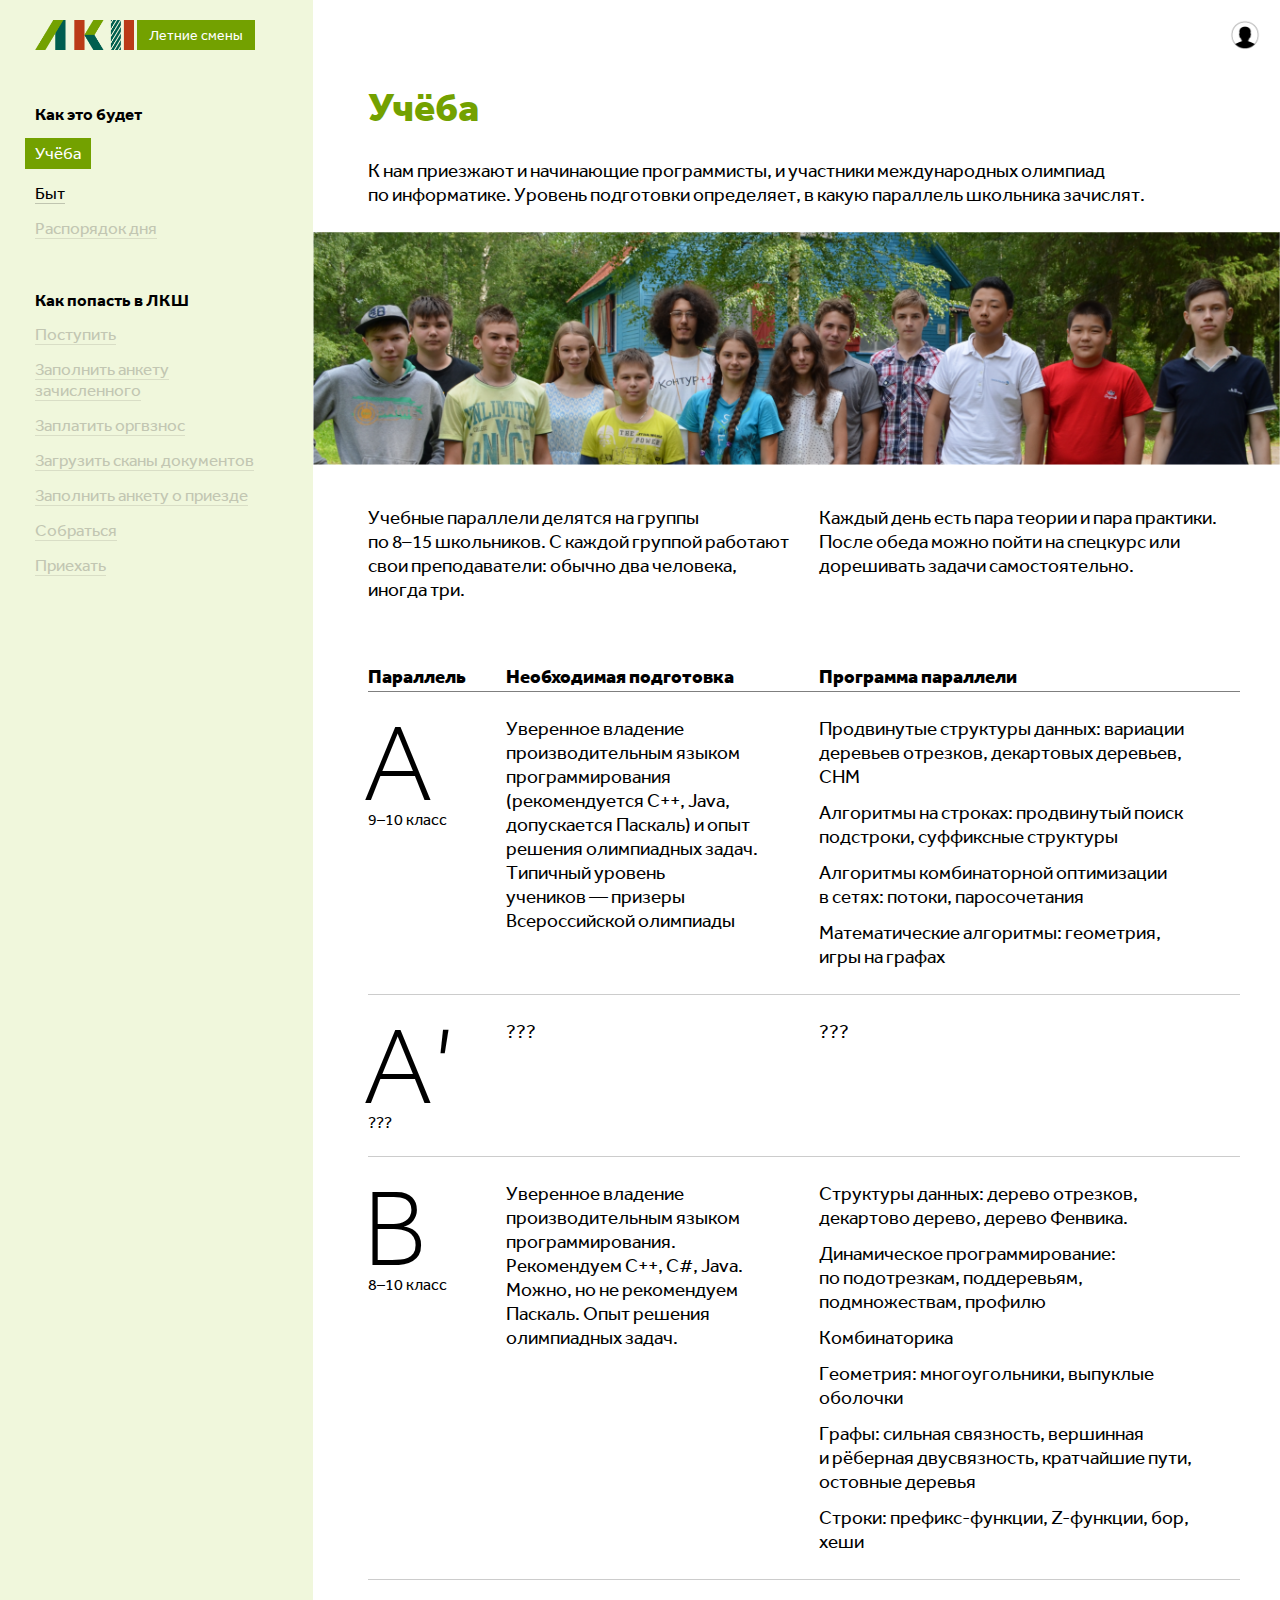
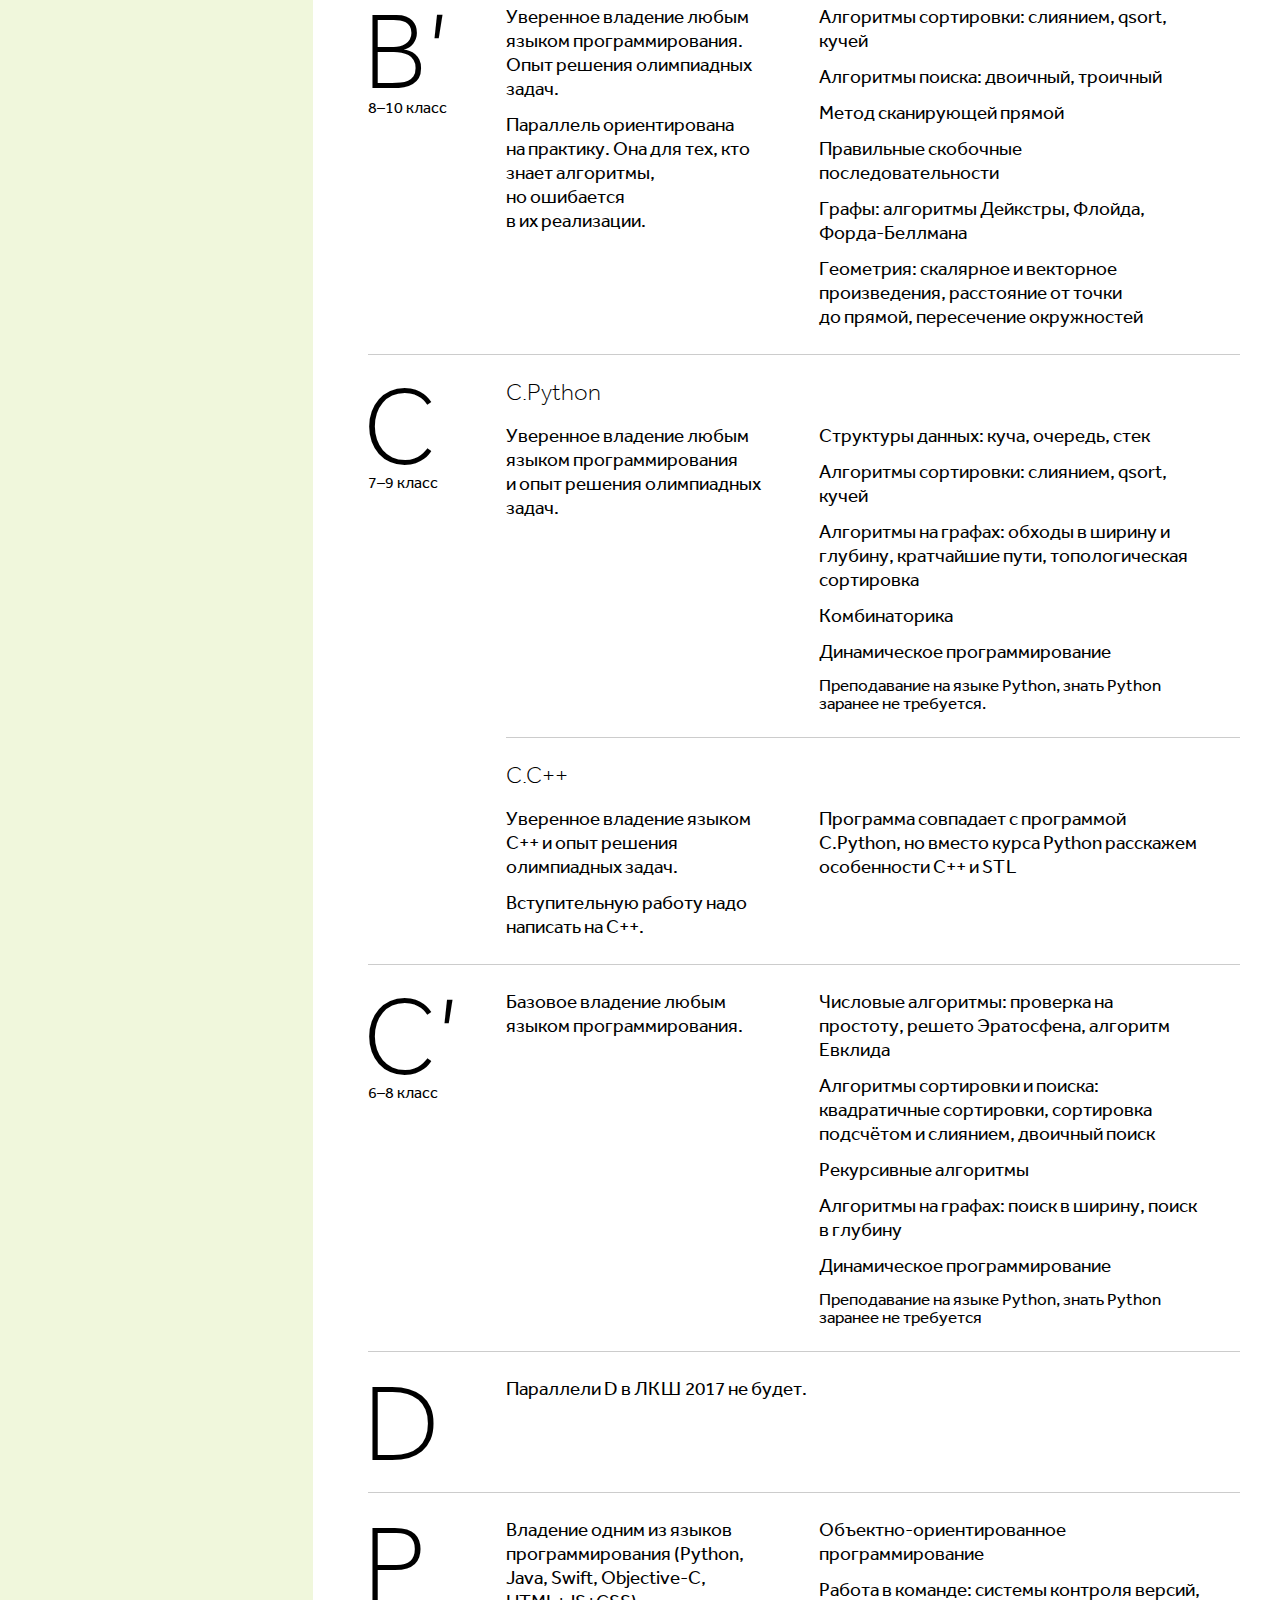
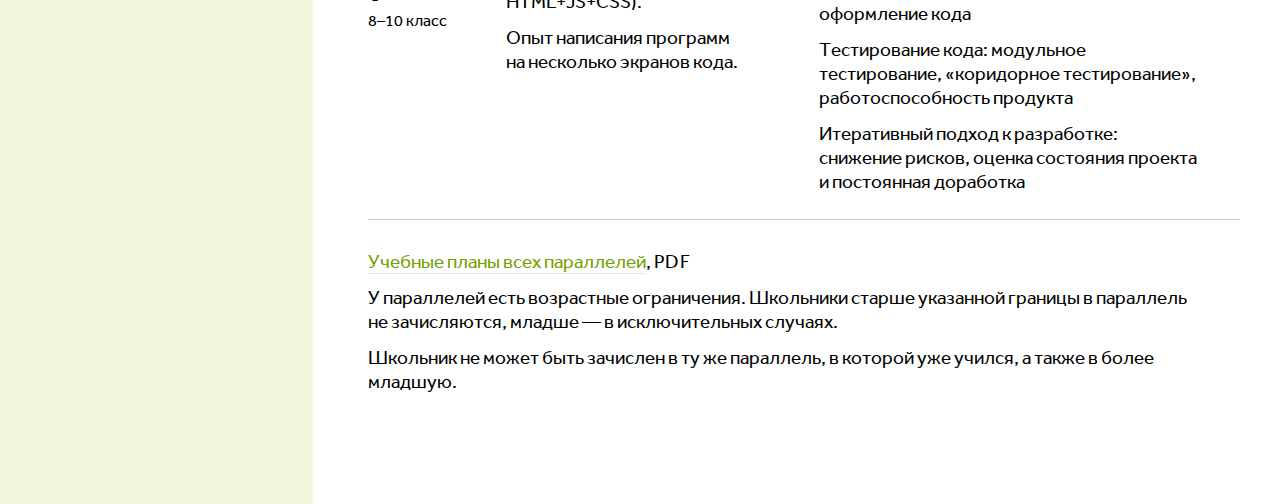
<file: study.html>
<!DOCTYPE html>
<html lang="ru">
<head>
    <meta charset="utf-8">
    <meta name="viewport" content="width=1024">

    <title>Учёба в ЛКШ</title>
    <meta name="description" content="Летняя компьютерная школа пройдёт в две смены: в июле и августе 2017 года">
    <meta name="author" content="ЛКШ">

    <link rel="stylesheet" href="assets/css/reset.css?v=1.0">
    <link rel="stylesheet" href="assets/css/global.css?v=20161217">
    <link rel="stylesheet" href="assets/css/fonts.css?v=1.0">
    <link rel="stylesheet" href="assets/css/grid.css?v=1.0">
    <link rel="stylesheet" href="assets/css/sidebar.css?v=1.0">
    <link rel="stylesheet" href="assets/css/study.css?v=1.0">
    <!-- <link rel="stylesheet" href="assets/css/demonstration.css?v=1.0"> -->

    <!--[if lt IE 9]>
        <script src="https://cdnjs.cloudflare.com/ajax/libs/html5shiv/3.7.3/html5shiv.js"></script>
    <![endif]-->
</head>
<body class="green-links">
    <div class="wide-container">
        <div class="row">
            <div class="left-sidebar col xs-6 sm-4 md-3 no-float">
                <div class="logo-with-text">
                    <a href="index.html" class="not-text-link"><img src="images/logo-part.png"></a>
                    <a href="index.html#summer" class="not-text-link">
                        <div class="logo-text">
                            Летние смены
                        </div>
                    </a>
                </div>
                <div class="left-sidebar__menu">
                    <ul>
                        <li class="left-sidebar__menu__header">Как это будет</li>
                        <li class="current">Учёба</li>
                        <li><a href="life.html">Быт</a></li>
                        <li class="inactive"><a href="day.html">Распорядок дня</a></li>
                    </ul>

                    <ul>
                        <li class="left-sidebar__menu__header">Как попасть в&nbsp;<span class="caps">ЛКШ</span></li>
                        <li class="inactive"><a href="#">Поступить</a></li>
                        <li class="inactive"><a href="#">Заполнить анкету зачисленного</a></li>
                        <li class="inactive"><a href="#">Заплатить оргвзнос</a></li>
                        <li class="inactive"><a href="#">Загрузить сканы документов</a></li>
                        <li class="inactive"><a href="#">Заполнить анкету о&nbsp;приезде</a></li>
                        <li class="inactive"><a href="#">Собраться</a></li>
                        <li class="inactive"><a href="#">Приехать</a></li>
                    </ul>
                </div>
            </div>

            <div class="col xs-6 sm-8 md-9 no-float">
                <div class="header">
                    <div class="header__top">
                        <div class="header__profile green-on-hover">
                            <a href="http://sistema.lksh.ru">
                            </a>
                        </div>
                    </div>
                </div>

                <div class="content" id="content">                    

                    <h2 class="green mt60 mb30">Учёба</h2>

                    <p class="mw900">
                        К&nbsp;нам приезжают и&nbsp;начинающие программисты, и&nbsp;участники международных олимпиад по&nbsp;информатике. Уровень подготовки определяет, в&nbsp;какую параллель школьника зачислят.
                    </p>

                    <div class="big-photo outside-of-content">
                        <img src="images/study/photo.png">
                    </div>

                    <div class="row mt38">
                        <div class="col xs-12 md-6">
                            <p>
                                Учебные параллели делятся на группы по&nbsp;<nobr>8–15 школьников</nobr>. С&nbsp;каждой группой работают свои преподаватели: обычно два человека, иногда три.
                            </p>
                        </div>
                        <div class="col xs-12 md-6">
                            <p>
                                Каждый день есть пара теории и&nbsp;пара практики. После обеда можно пойти на&nbsp;спецкурс или дорешивать задачи самостоятельно.
                            </p>
                            <!-- 
                            <p>
                                <a href="day.html">Распорядок дня</a>
                            </p>
                             -->
                        </div>
                    </div>

                    <div class="parallels">
                        <table>
                            <thead>
                                <tr>
                                    <th>Параллель</th>
                                    <th>Необходимая подготовка</th>
                                    <th class="w50">Программа параллели</th>
                                </tr>
                            </thead>
                            <tbody>
                                <tr class="parallel">
                                    <td>
                                        <div class="parallel__name">A</div>
                                        <div class="parallel__age">9–10 класс</div>
                                    </td>
                                    <td>
                                        <p>
                                            Уверенное владение производительным языком программирования (рекомендуется <nobr>C++</nobr>, Java, допускается Паскаль) и&nbsp;опыт решения олимпиадных задач. Типичный уровень учеников&nbsp;— призеры Всероссийской олимпиады
                                        </p>
                                    </td>
                                    <td class="w50">
                                        <p>
                                            Продвинутые структуры данных: вариации деревьев отрезков, декартовых деревьев, СНМ
                                        </p>
                                        <p>
                                            Алгоритмы на&nbsp;строках: продвинутый поиск подстроки, суффиксные структуры
                                        </p>
                                        <p>
                                            Алгоритмы комбинаторной оптимизации в&nbsp;сетях: потоки, паросочетания
                                        </p>
                                        <p>
                                            Математические алгоритмы: геометрия, игры на&nbsp;графах
                                        </p>
                                    </td>
                                </tr>
                                <tr class="parallel">
                                    <td>
                                        <div class="parallel__name">A<span class="apostrophe">′</span></div>
                                        <div class="parallel__age">???</div>
                                    </td>
                                    <td>
                                        <p>
                                            ???
                                        </p>
                                    </td>
                                    <td class="w50">
                                        <p>
                                            ???
                                        </p>
                                    </td>
                                </tr>
                                <tr class="parallel">
                                    <td>
                                        <div class="parallel__name">B</div>
                                        <div class="parallel__age">8–10 класс</div>
                                    </td>
                                    <td>
                                        <p>
                                            Уверенное владение производительным языком программирования. Рекомендуем С++, C#, Java.  Можно, но&nbsp;не&nbsp;рекомендуем Паскаль. Опыт решения олимпиадных задач.
                                        </p>
                                    </td>
                                    <td class="w50">                                        
                                        <p>
                                            Структуры данных: дерево отрезков, декартово дерево, дерево Фенвика.
                                        </p>
                                        <p>
                                            Динамическое программирование: по&nbsp;подотрезкам, поддеревьям, подмножествам, профилю
                                        </p>
                                        <p>
                                            Комбинаторика
                                        </p>
                                        <p>
                                            Геометрия: многоугольники, выпуклые оболочки
                                        </p>
                                        <p>
                                            Графы: сильная связность, вершинная и&nbsp;рёберная двусвязность, кратчайшие пути, остовные деревья
                                        </p>
                                        <p>
                                            Строки: префикс-функции, Z-функции, бор, хеши
                                        </p>
                                    </td>
                                </tr>
                                <tr class="parallel">
                                    <td>
                                        <div class="parallel__name">B<span class="apostrophe">′</span></div>
                                        <div class="parallel__age">8–10 класс</div>
                                    </td>
                                    <td>
                                        <p>
                                            Уверенное владение любым языком программирования. Опыт решения олимпиадных задач.
                                        </p>
                                        <p>
                                            Параллель ориентирована на&nbsp;практику. Она для тех, кто знает алгоритмы, но&nbsp;ошибается в&nbsp;их&nbsp;реализации.
                                        </p>
                                    </td>
                                    <td class="w50">
                                        <p>
                                            Алгоритмы сортировки: слиянием, qsort, кучей 
                                        </p>
                                        <p>
                                            Алгоритмы поиска: двоичный, троичный
                                        </p>
                                        <p>
                                            Метод сканирующей прямой 
                                        </p>
                                        <p>
                                            Правильные скобочные последовательности
                                        </p>
                                        <p>
                                            Графы: алгоритмы Дейкстры, Флойда, Форда-Беллмана
                                        </p>
                                        <p>
                                            Геометрия: скалярное и векторное произведения,
                                            расстояние от&nbsp;точки до&nbsp;прямой, пересечение окружностей
                                        </p>
                                    </td>
                                </tr>
                                <tr class="">
                                    <td rowspan="4">
                                        <div class="parallel__name">C</div>
                                        <div class="parallel__age">7–9 класс</div>
                                    </td>
                                    <td colspan="2" class="parallel__subname">
                                        C.Python
                                    </td>
                                </tr>
                                <tr class="parallel">
                                    <td class="small-top-padding">
                                        <p>
                                            Уверенное владение любым языком программирования и&nbsp;опыт решения олимпиадных задач.
                                        </p>
                                    </td>
                                    <td class="w50 small-top-padding">
                                        <p>
                                            Структуры данных: куча, очередь, стек
                                        </p>
                                        <p>
                                            Алгоритмы сортировки: слиянием, qsort, кучей
                                        </p>
                                        <p>
                                            Алгоритмы на графах: обходы в&nbsp;ширину и глубину, кратчайшие пути, топологическая сортировка
                                        </p>
                                        <p>
                                            Комбинаторика
                                        </p>
                                        <p>
                                            Динамическое программирование
                                        </p>
                                        <p class="small">
                                            Преподавание на&nbsp;языке Python, знать Python заранее не&nbsp;требуется.
                                        </p>
                                    </td>
                                </tr>
                                <tr class="parallel">
                                    <td colspan="2" class="parallel__subname">
                                        C.C++
                                    </td>
                                </tr>
                                <tr class="parallel">
                                    <td class="small-top-padding">
                                        <p>
                                            Уверенное владение языком <nobr>C++</nobr> и&nbsp;опыт решения олимпиадных задач.
                                        </p>
                                        <p>
                                            Вступительную работу надо написать на&nbsp;<nobr>C++</nobr>.
                                        </p>
                                    </td>
                                    <td class="w50 small-top-padding">
                                        <p>
                                            Программа совпадает с&nbsp;программой <nobr>C.Python</nobr>, но вместо курса Python расскажем особенности С++ и <span class="caps">STL</span>
                                        </p>
                                    </td>
                                </tr>
                                <tr class="parallel">
                                    <td>
                                        <div class="parallel__name">C<span class="apostrophe">′</span></div>
                                        <div class="parallel__age">6–8 класс</div>
                                    </td>
                                    <td>
                                        <p>
                                            Базовое владение любым языком программирования.
                                        </p>
                                    </td>
                                    <td class="w50">
                                        <p>
                                            Числовые алгоритмы: проверка на простоту, решето Эратосфена, алгоритм Евклида
                                        </p>
                                        <p>
                                            Алгоритмы сортировки и&nbsp;поиска: квадратичные сортировки, сортировка подсчётом и&nbsp;слиянием, двоичный поиск
                                        </p>
                                        <p>
                                            Рекурсивные алгоритмы
                                        </p>
                                        <p>
                                            Алгоритмы на графах: поиск в&nbsp;ширину, поиск в&nbsp;глубину
                                        </p>
                                        <p>
                                            Динамическое программирование
                                        </p>
                                        <p class="small">
                                            Преподавание на&nbsp;языке Python, знать Python заранее не&nbsp;требуется
                                        </p>
                                    </td>
                                </tr>
                                <tr class="parallel">
                                    <td>
                                        <div class="parallel__name">D</div>
                                    </td>
                                    <td colspan="2">
                                        <p>
                                            Параллели D в&nbsp;<nobr><span class="caps">ЛКШ</span> 2017</nobr> не&nbsp;будет.
                                        </p>
                                    </td>
                                </tr>
                                <tr class="parallel">
                                    <td>
                                        <div class="parallel__name">P</div>
                                        <div class="parallel__age">8–10 класс</div>
                                    </td>
                                    <td>
                                        <p>
                                            Владение одним из&nbsp;языков программирования (Python, Java, Swift, <nobr>Objective-C</nobr>, <nobr>HTML+JS+CSS</nobr>).
                                        </p>
                                        <p>
                                            Опыт написания программ на&nbsp;несколько экранов кода.
                                        </p>
                                    </td>
                                    <td class="w50">
                                        <p>
                                            Объектно-ориентированное программирование
                                        </p>
                                        <p>
                                            Работа в команде: системы контроля версий, оформление кода
                                        </p>
                                        <p>
                                            Тестирование кода: модульное тестирование, «коридорное тестирование», работоспособность продукта
                                        </p>                                        
                                        <p>
                                            Итеративный подход к&nbsp;разработке: снижение рисков, оценка состояния проекта и&nbsp;постоянная доработка
                                        </p>
                                    </td>
                                </tr>
                            </tbody>
                        </table>
                    </div>

                    <p>
                        <a href="assets/study_programs.pdf">Учебные планы всех параллелей</a>,
                        <span class="caps">PDF</span>
                    </p>
                    
                    <p class="mw900">
                        У&nbsp;параллелей есть возрастные ограничения. Школьники старше указанной границы в&nbsp;параллель не&nbsp;зачисляются, младше — в&nbsp;исключительных случаях.
                    </p>
                    <p class="mw900">
                        Школьник не&nbsp;может быть зачислен в&nbsp;ту же параллель, в&nbsp;которой уже учился, а&nbsp;также в&nbsp;более младшую.
                    </p>

                </div> <!-- content -->
                <footer>
                </footer>
            </div> <!-- col -->
        </div> <!-- row -->
    </div> <!-- container -->    

    <script src="assets/js/jquery.min.js"></script>
    <script src="assets/js/global.js"></script>
    <script src="assets/js/jquery.smooth-scrolling.js"></script>
    <!-- <script src="assets/js/demonstration.js"></script> -->

    <!-- Yandex.Metrika counter --> <script type="text/javascript"> (function (d, w, c) { (w[c] = w[c] || []).push(function() { try { w.yaCounter40512365 = new Ya.Metrika({ id:40512365, clickmap:true, trackLinks:true, accurateTrackBounce:true, webvisor:true }); } catch(e) { } }); var n = d.getElementsByTagName("script")[0], s = d.createElement("script"), f = function () { n.parentNode.insertBefore(s, n); }; s.type = "text/javascript"; s.async = true; s.src = "https://mc.yandex.ru/metrika/watch.js"; if (w.opera == "[object Opera]") { d.addEventListener("DOMContentLoaded", f, false); } else { f(); } })(document, window, "yandex_metrika_callbacks"); </script> <noscript><div><img src="https://mc.yandex.ru/watch/40512365" style="position:absolute; left:-9999px;" alt="" /></div></noscript> <!-- /Yandex.Metrika counter -->
</body>
</html>
</file>
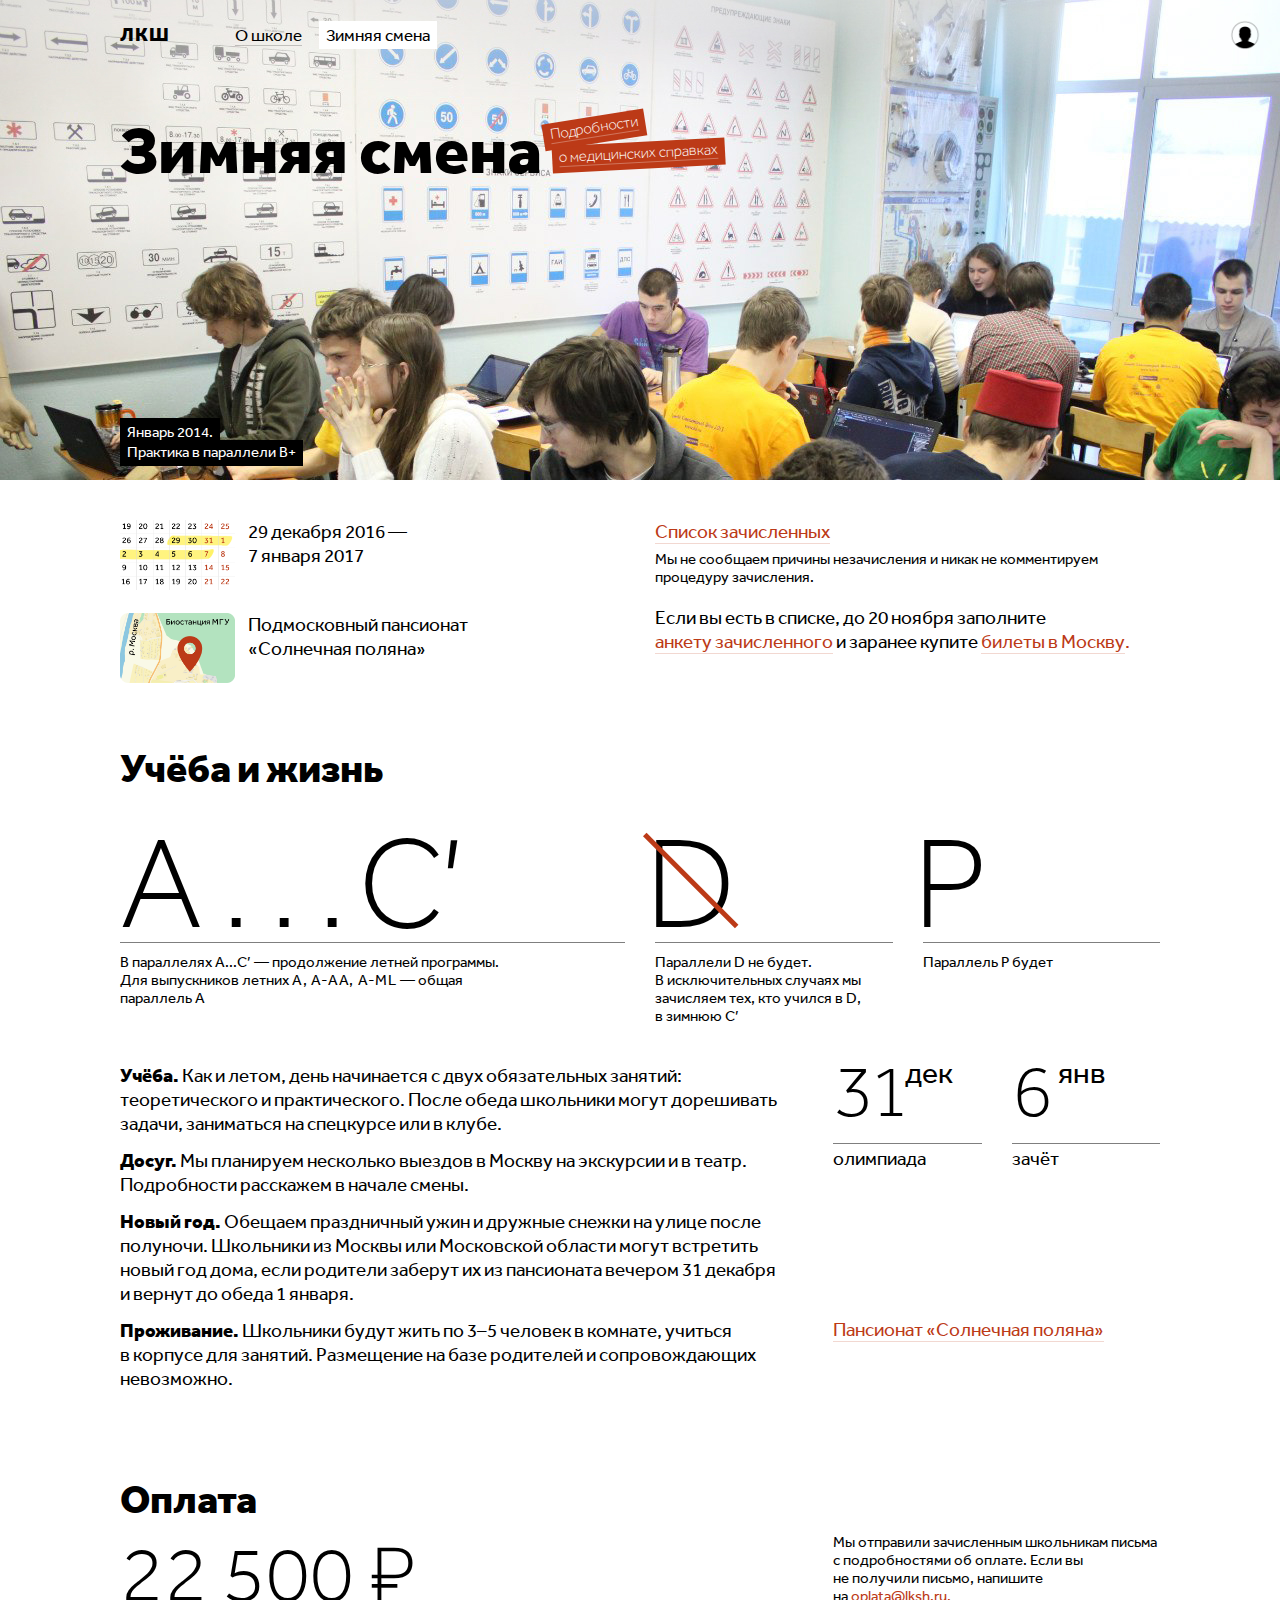
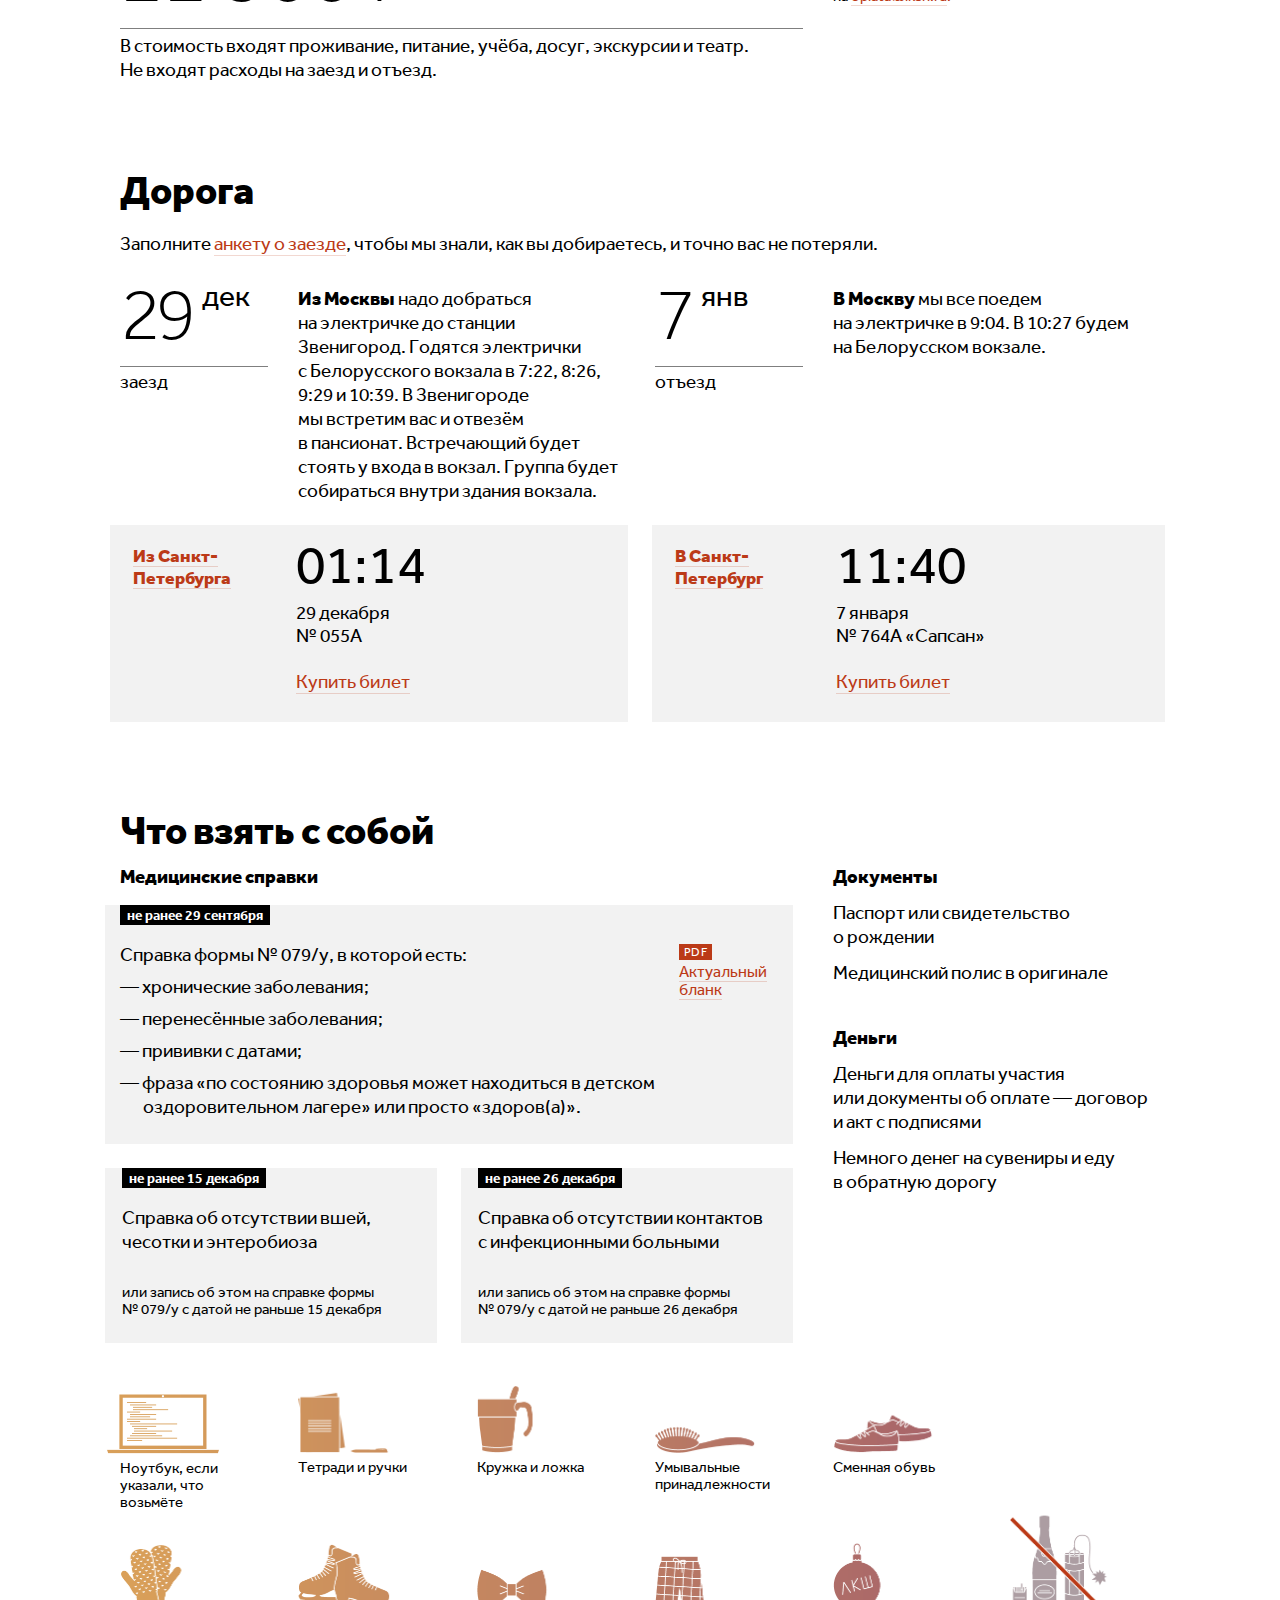
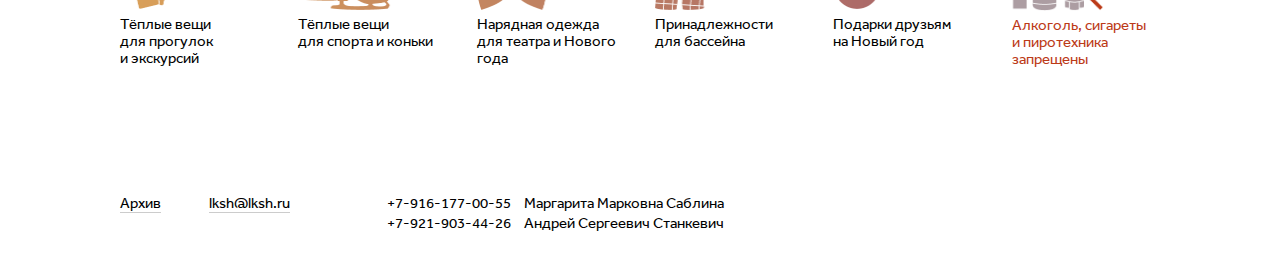
<file: winter.html>
<!DOCTYPE html>
<html lang="ru">
<head>
    <meta charset="utf-8">
    <meta name="viewport" content="width=1024">

    <title>Зимняя смена&nbsp;ЛКШ 2016</title>
    <meta name="description" content="Зимняя смена прошла с 29 декабря по 7 января в Подмосковье">
    <meta name="author" content="ЛКШ">

    <link rel="stylesheet" href="assets/css/reset.css?v=1.0">
    <link rel="stylesheet" href="assets/css/global.css?v=20161217">
    <link rel="stylesheet" href="assets/css/fonts.css?v=1.0">
    <link rel="stylesheet" href="assets/css/grid.css?v=1.0">
    <link rel="stylesheet" href="assets/css/winter.css?v=20161116">
    <!-- <link rel="stylesheet" href="assets/css/demonstration.css?v=1.0"> -->

    <!--[if lt IE 9]>
        <script src="https://cdnjs.cloudflare.com/ajax/libs/html5shiv/3.7.3/html5shiv.js"></script>
    <![endif]-->
</head>
<body>
    <div class="wide-container">
        <div class="header with-background background-top">
            <div class="header__top">
                <div class="container">
                    <div class="header__logo caps">
                        <a href="index.html">ЛКШ</a>
                    </div>
                    <div class="header__links">
                        <a href="index.html"><span>О школе</span></a>
                        <a href="#" class="active //md-ml90"><span>Зимняя смена</span></a>
                    </div>
                    <div class="header__profile">
                        <a href="http://sistema.lksh.ru">
                        </a>
                    </div>
                </div>
            </div>
            <div class="container">
                <div class="header__title">
                    <h1>
                        Зимняя <br class="sm-hidden"/>смена
                        <div class="header__last-news">
                            <div class="line" style="top: -12px">
                                <span>
                                    <a href="#medicine">Подробности</a>
                                </span>
                            </div>
                            <div class="line">
                                <span>
                                    <a href="#medicine">о медицинских справках</a>
                                </span>
                            </div>
                        </div>
                    </h1>
                </div>
                <div class="description description-black">
                    <div class="line"><span>Январь 2014.</span></div>
                    <div class="line"><span>Практика в&nbsp;параллели&nbsp;B+</span></div>
                </div>
            </div>
        </div>
    </div>

    <div class="content" id="content">
        <div class="container">
            <div class="row mt40">
                <div class="col xs-12 sm-7 md-6 lg-5">
                    <div class="winter-details">
                        <img src="images/winter/calendar.png">
                        <p>
                            29 декабря 2016 —<br />
                            7 января 2017
                        </p>
                    </div>
                    <div class="winter-details">
                        <a href="https://yandex.ru/maps/-/CZg~u0lQ" class="not-text-link">
                            <img src="images/winter/map.png">
                        </a>
                        <p>
                            Подмосковный пансионат «Солнечная&nbsp;поляна»
                        </p>
                    </div>
                </div>
                <div class="col xs-12 sm-5 md-6 lg-offset-1 mt30 sm-mtn">
                    <p>
                        <a href="enrolled.html">Список зачисленных</a>
                    </p>
                    <p class="fs15 mt6">
                        Мы не&nbsp;сообщаем причины незачисления и&nbsp;никак не&nbsp;комментируем процедуру зачисления.
                    </p>
                    <p class="mt20">
                        Если вы есть в&nbsp;списке, до&nbsp;20&nbsp;ноября заполните <a href="https://docs.google.com/forms/d/e/1FAIpQLSdjP_2-G-rSy5RBV0gaGtzJg-dtzIefL6xfaEOZfhepIDv93w/viewform" target="_blank">анкету&nbsp;зачисленного</a>
                        и&nbsp;заранее купите
                        <a href="#how-to-get">билеты в&nbsp;Москву</a><span class="link-dot">.</span>
                    </p>
                </div>
            </div>

            <h2 class="mt60" id="study">Учёба и&nbsp;жизнь</h2>
            <div class="parallels">
                <div class="row">
                    <div class="col xs-11 sm-7 md-6">
                        <div class="parallels-name">
                            A...C<span class="apostrophe">′</span>
                        </div>
                        <div class="parallels-info">
                            В&nbsp;параллелях A...C′ — продолжение летней программы. Для выпускников летних <span class="caps">A, A-AA, A-ML</span> — общая параллель&nbsp;A
                        </div>
                    </div>
                    <div class="col xs-6 clear-left sm-3 sm-clear-initial md-3">
                        <div class="parallels-name shift-left">
                            <div class="cross-line"></div>
                            D
                        </div>
                        <div class="parallels-info">
                            Параллели D не&nbsp;будет.
                            В&nbsp;исключительных случаях мы зачисляем тех, кто учился в&nbsp;D, в&nbsp;зимнюю С<span class="apostrophe">′</span>
                        </div>
                    </div>
                    <div class="col xs-5 sm-2 md-3">
                        <div class="parallels-name shift-left">
                            P
                        </div>
                        <div class="parallels-info">
                            Параллель P будет
                        </div>
                    </div>
                </div>
            </div>

            <div class="row mt38">
                <div class="col xs-12 sm-6 md-8">
                    <p>
                        <strong>Учёба.</strong> Как и&nbsp;летом, день начинается с&nbsp;двух обязательных занятий: теоретического и&nbsp;практического. После обеда школьники могут дорешивать задачи, заниматься на&nbsp;спецкурсе или&nbsp;в&nbsp;клубе.
                    </p>
                    <p>
                        <strong>Досуг.</strong> Мы планируем несколько выездов в&nbsp;Москву на&nbsp;экскурсии и&nbsp;в&nbsp;театр. Подробности расскажем в&nbsp;начале смены.
                    </p>
                    <p>
                        <strong>Новый год.</strong> Обещаем праздничный ужин и&nbsp;дружные снежки на&nbsp;улице после полуночи. Школьники из&nbsp;Москвы или&nbsp;Московской области могут встретить новый год дома, если родители заберут их&nbsp;из&nbsp;пансионата вечером 31&nbsp;декабря и&nbsp;вернут до&nbsp;обеда 1&nbsp;января.
                    </p>
                </div>
                <div class="special-date col xs-4 sm-3 md-2 mt20 sm-mtn">
                    <div class="date">
                        31<span class="month">дек</span>
                    </div>
                    <div class="text">
                        олимпиада
                    </div>
                </div>
                <div class="special-date  col xs-4 sm-3 md-2 mt20 sm-mtn">
                    <div class="date">
                        6<span class="month ml10">янв</span>
                    </div>
                    <div class="text">
                        зачёт
                    </div>
                </div>
            </div>
            <div class="row mt12">
                <div class="col xs-12 sm-6 md-8">
                    <p>
                        <strong>Проживание.</strong> Школьники будут жить по&nbsp;3–5 человек в комнате, учиться в&nbsp;корпусе для&nbsp;занятий. Размещение на базе родителей и сопровождающих невозможно.
                    </p>
                </div>
                <div class="col xs-12 sm-6 md-4">
                    <a href="http://www.solpolyana.ru/" class="fs19">Пансионат «Солнечная поляна»</a>
                </div>
            </div>

            <h2 class="price__header" id="payment">Оплата</h2>
            <div class="row">
                <div class="col xs-12 md-8">
                    <div class="price">22 500 ₽</div>
                    <p>
                        В&nbsp;стоимость входят проживание, питание, учёба, досуг, экскурсии и&nbsp;театр. Не&nbsp;входят расходы на&nbsp;заезд и&nbsp;отъезд.
                    </p>
                </div>
                <div class="col xs-12 md-4">
                    <p class="md-fs15 mt10 md-mtn">
                        Мы&nbsp;отправили зачисленным школьникам письма с&nbsp;подробностями об&nbsp;оплате. Если вы не&nbsp;получили письмо, напишите на&nbsp;<a href="mailto:oplata@lksh.ru">oplata@lksh.ru</a><span class="link-dot">.</span>
                    </p>
                </div>
            </div>
            <h2 id="how-to-get">Дорога</h2>
            <p class="mt20 mb30">
                Заполните <a href="https://docs.google.com/forms/d/e/1FAIpQLSdM-_EBublnGgXV-X0239ZAzYXJDn1XfJ0Kddg68u5w4OPBXQ/viewform">анкету о&nbsp;заезде</a>, чтобы мы&nbsp;знали, как вы&nbsp;добираетесь, и&nbsp;точно вас не&nbsp;потеряли.
            </p>
            <div class="row">
                <div class="col xs-3 sm-2">
                    <div class="special-date mtn">
                        <div class="date">
                            29<span class="month ml10">дек</span>
                        </div>
                        <div class="text">
                            заезд
                        </div>
                    </div>
                </div>
                <div class="col xs-3 sm-4 mb10">
                    <p>
                        <strong>Из&nbsp;Москвы</strong> надо добраться на&nbsp;электричке до&nbsp;станции Звенигород. Годятся электрички
                        с&nbsp;Белорусского вокзала в&nbsp;7:22, 8:26, 9:29 и&nbsp;10:39. В&nbsp;Звенигороде мы&nbsp;встретим вас и&nbsp;отвезём в&nbsp;пансионат. Встречающий будет стоять у&nbsp;входа в&nbsp;вокзал. Группа будет собираться внутри здания вокзала.
                    </p>
                </div>
                <div class="col xs-2">
                    <div class="special-date">
                        <div class="date">
                            7<span class="month ml10">янв</span>
                        </div>
                        <div class="text">
                            отъезд
                        </div>
                    </div>
                </div>
                <div class="col xs-4">
                    <p>
                        <strong>В&nbsp;Москву</strong> мы все поедем на&nbsp;электричке в&nbsp;9:04. В&nbsp;10:27 будем на&nbsp;Белорусском вокзале.
                    </p>
                </div>
            </div>
            <div class="trains row">
                <div class="col xs-6">
                    <div class="train">
                        <div class="row">
                            <div class="col xs-6 sm-4  train-link">
                                <a href="spb-trains.html">Из&nbsp;Санкт-Петербурга</a>
                            </div>
                            <div class="col xs-6 sm-8">
                                <div>
                                    <div class="datetime">
                                        <div class="time">01:14</div>
                                    </div>
                                    <div class="info">
                                        <div class="date">29 декабря</div>
                                        <div class="number">№ 055А</div>
                                    </div>
                                </div>
                                <div class="description">
                                    <p>
                                        <a href="https://pass.rzd.ru/timetable/public/ru?STRUCTURE_ID=735&refererPageId=704#dir=0|tfl=1|checkSeats=1|st0=%D0%A1%D0%B0%D0%BD%D0%BA%D1%82-%D0%9F%D0%B5%D1%82%D0%B5%D1%80%D0%B1%D1%83%D1%80%D0%B3|code0=2004000|dt0=29.12.2016|ti0=1-2|st1=%D0%9C%D0%BE%D1%81%D0%BA%D0%B2%D0%B0|code1=2000000|dt1=17.11.2016">Купить билет</a>
                                    </p>
                                </div>
                            </div>
                        </div>
                    </div>
                </div>
                <div class="col xs-6">
                    <div class="train">
                        <div class="row">
                            <div class="col xs-6 sm-4  train-link">
                                <a href="spb-trains.html">В&nbsp;Санкт-Петербург</a>
                            </div>
                            <div class="col xs-6 sm-8">
                                <div>
                                    <div class="datetime">
                                        <div class="time">11:40</div>
                                    </div>
                                    <div class="info">
                                        <div class="date">7 января</div>
                                        <div class="number">№ 764А «Сапсан»</div>
                                    </div>
                                </div>
                                <div class="description">
                                    <p>
                                        <a href="https://pass.rzd.ru/timetable/public/ru?STRUCTURE_ID=735&refererPageId=704#dir=0|tfl=1|checkSeats=1|st0=%D0%9C%D0%BE%D1%81%D0%BA%D0%B2%D0%B0|code0=2000000|dt0=07.01.2017|ti0=11-12|st1=%D0%A1%D0%B0%D0%BD%D0%BA%D1%82-%D0%9F%D0%B5%D1%82%D0%B5%D1%80%D0%B1%D1%83%D1%80%D0%B3|code1=2004000|dt1=17.11.2016">Купить билет</a>
                                    </p>
                                </div>
                            </div>
                        </div>
                    </div>
                </div>
            </div>

            <h2 id="medicine">Что взять с собой</h2>
            <div class="row">
                <div class="col xs-12 sm-8 sm-pr40">
                    <p>
                        <strong>Медицинские справки</strong>
                    </p>
                    <div class="row">
                        <div class="col xs-12  gray-block">
                            <div class="title">
                                не ранее 29 сентября
                            </div>
                            <div class="row">
                                <div class="col xs-9 sm-10">
                                    <p>
                                        Справка формы № 079/у, в которой есть:
                                    </p>
                                    <ul class="mdash-list">
                                        <li>хронические заболевания;</li>
                                        <li>перенесённые заболевания;</li>
                                        <li>прививки с&nbsp;датами;</li>
                                        <li>фраза «по&nbsp;состоянию здоровья может находиться в&nbsp;детском оздоровительном лагере» или просто «здоров(а)».</li>
                                    </ul>
                                </div>
                                <div classs="col xs-3 sm-2">
                                    <a href="assets/079u.pdf" class="not-text-link"><span class="file-type caps">PDF</span></a> <br>
                                    <a href="assets/079u.pdf" style="line-height: 18px">Актуальный бланк</a>
                                </div>
                            </div>
                        </div>
                    </div>
                    <div class="row">
                        <div class="col xs-6">
                            <div class="gray-block mt24">
                                <div class="title">
                                    не ранее 15 декабря
                                </div>
                                <div>
                                    <p>
                                        Справка об&nbsp;отсутствии вшей, чесотки и&nbsp;энтеробиоза
                                    </p>
                                </div>
                                <div class="footer">
                                    или запись об этом на справке формы <nobr>№ 079/у</nobr> с&nbsp;датой не&nbsp;раньше 15 декабря
                                </div>
                            </div>
                        </div>
                        <div class="col xs-6">
                            <div class="gray-block mt24">
                                <div class="title">
                                    не ранее 26 декабря
                                </div>
                                <div>
                                    <p>
                                        Справка об&nbsp;отсутствии контактов с&nbsp;инфекционными больными
                                    </p>
                                </div>
                                <div class="footer">
                                    или запись об этом на справке формы <nobr>№ 079/у</nobr> с&nbsp;датой не&nbsp;раньше 26 декабря
                                </div>
                            </div>
                        </div>
                    </div>
                </div>
                <div class="col xs-12 sm-4 mt20 sm-mtn">
                    <p>
                        <strong>Документы</strong>
                    </p>
                    <p>
                        Паспорт или&nbsp;свидетельство о&nbsp;рождении
                    </p>
                    <p>
                        Медицинский полис в&nbsp;оригинале
                    </p>

                    <p class="mt40">
                        <strong>Деньги</strong>
                    </p>
                    <p>
                        Деньги для&nbsp;оплаты участия или&nbsp;документы об&nbsp;оплате — договор и акт с подписями
                    </p>
                    <p>
                        Немного денег на&nbsp;сувениры и&nbsp;еду в&nbsp;обратную дорогу
                    </p>
                </div>
            </div>

            <div class="stuff">
                <div class="row">
                    <div class="col xs-6 sm-3 md-2 mb10">
                        <img src="images/winter/stuff-01.png" class="wide mln15"/>
                        <p>
                            Ноутбук, если указали, что возьмёте
                        </p>
                    </div>
                    <div class="col xs-6 sm-3 md-2">
                        <img src="images/winter/stuff-02.png"/>
                        <p>
                            Тетради и&nbsp;ручки
                        </p>
                    </div>
                    <div class="col xs-6 clear-left sm-3 sm-clear-initial md-2">
                        <img src="images/winter/stuff-03.png"/>
                        <p>
                            Кружка и&nbsp;ложка
                        </p>
                    </div>
                    <div class="col xs-6 sm-3 sm-clear-left md-2 md-clear-initial">
                        <img src="images/winter/stuff-04.png"/>
                        <p>
                            Умывальные принадлежности
                        </p>
                    </div>
                    <div class="col xs-6 clear-left sm-3 sm-clear-initial md-2">
                        <img src="images/winter/stuff-05.png"/>
                        <p>
                            Сменная обувь
                        </p>
                    </div>
                    <div class="col xs-6 sm-3 md-2 md-clear-left mb10">
                        <img src="images/winter/stuff-06.png"/>
                        <p>
                            Тёплые вещи для&nbsp;прогулок и&nbsp;экскурсий
                        </p>
                    </div>
                    <div class="col xs-6 clear-left sm-3 sm-clear-left md-2 md-clear-initial">
                        <img src="images/winter/stuff-07.png"/>
                        <p>
                            Тёплые вещи для&nbsp;спорта и&nbsp;коньки
                        </p>
                    </div>
                    <div class="col xs-6 sm-3 md-2">
                        <img src="images/winter/stuff-08.png"/>
                        <p>
                            Нарядная одежда для&nbsp;театра и&nbsp;Нового года
                        </p>
                    </div>
                    <div class="col xs-6 clear-left sm-3 sm-clear-initial md-2">
                        <img src="images/winter/stuff-09.png"/>
                        <p>
                            Принадлежности для&nbsp;бассейна
                        </p>
                    </div>
                    <div class="col xs-6 sm-3 sm-clear-left md-2 md-clear-initial">
                        <img src="images/winter/stuff-10.png"/>
                        <p>
                           Подарки друзьям на&nbsp;Новый&nbsp;год
                        </p>
                    </div>
                    <div class="prohibited col xs-6 clear-left sm-3 sm-offset-6 sm-clear-initial md-2 md-offset-0 mt30 sm-mtn">
                        <img src="images/winter/stuff-11.png" class="mln3"/>
                        <p>
                            <nobr>Алкоголь, сигареты</nobr> и&nbsp;пиротехника запрещены
                        </p>
                    </div>
                </div>
            </div>
        </div>
    </div>

    <footer>
        <div class="container">
            <div class="row">
                <div class="col xs-2 md-1">
                    <a href="http://old.lksh.ru">Архив</a>
                </div>
                <div class="col xs-2">
                    <a href="mailto:lksh@lksh.ru">lksh@lksh.ru</a>
                </div>
                <div class="col xs-12 sm-7 md-6 pt10 sm-ptn">
                    <div>
                        +7-916-177-00-55 <span class="ml10">Маргарита Марковна Саблина</span>
                    </div>
                    <div>
                        +7-921-903-44-26 <span class="ml10">Андрей Сергеевич Станкевич</span>
                    </div>
                </div>
            </div>
        </div>
    </footer>

    <script src="assets/js/jquery.min.js"></script>
    <script src="assets/js/global.js"></script>
    <script src="assets/js/jquery.smooth-scrolling.js"></script>
    <!-- <script src="assets/js/demonstration.js"></script> -->

    <!-- Yandex.Metrika counter --> <script type="text/javascript"> (function (d, w, c) { (w[c] = w[c] || []).push(function() { try { w.yaCounter40512365 = new Ya.Metrika({ id:40512365, clickmap:true, trackLinks:true, accurateTrackBounce:true, webvisor:true }); } catch(e) { } }); var n = d.getElementsByTagName("script")[0], s = d.createElement("script"), f = function () { n.parentNode.insertBefore(s, n); }; s.type = "text/javascript"; s.async = true; s.src = "https://mc.yandex.ru/metrika/watch.js"; if (w.opera == "[object Opera]") { d.addEventListener("DOMContentLoaded", f, false); } else { f(); } })(document, window, "yandex_metrika_callbacks"); </script> <noscript><div><img src="https://mc.yandex.ru/watch/40512365" style="position:absolute; left:-9999px;" alt="" /></div></noscript> <!-- /Yandex.Metrika counter -->
</body>
</html>
</file>
<file: assets/css/global.css>
﻿* {
  -webkit-box-sizing: border-box;
  -moz-box-sizing: border-box;
  box-sizing: border-box;
}
*:before,
*:after {
  -webkit-box-sizing: border-box;
  -moz-box-sizing: border-box;
  box-sizing: border-box;
}

html {
  font-family: "Effra", sans-serif;
  -ms-text-size-adjust: 100%;
  -webkit-text-size-adjust: 100%;
}

body {
  text-rendering: optimizeLegibility;
  -webkit-font-smoothing: antialiased;
  overflow-x: hidden;
}


input[placeholder]          {text-overflow:ellipsis;}
input::-moz-placeholder     {text-overflow:ellipsis;} 
input:-moz-placeholder      {text-overflow:ellipsis;} 
input:-ms-input-placeholder {text-overflow:ellipsis;}

input,
textarea {
  font-family: "Effra", sans-serif;
}

textarea {
  resize: vertical;
}

address {
  font-style: normal;
}

input:focus,
textarea:focus {
  outline: none;
}

/* Adaptive images */
img {
  height: auto;
  max-width: 100%;
  width: auto\9;
}

b {
  font-weight: 700;
}

strong {
  font-weight: 800;
}

/* Fix for google map */
#map img {
  max-width: none;
}

/* Adaptive videos */
.video {
  position: relative;
  padding-bottom: 56.25%;
  height: 0;
  overflow: hidden;
}
.video iframe,  
.video object,  
.video embed {
  position: absolute;
  top: 0;
  left: 0;
  width: 100%;
  height: 100%;
}

.truncate {
  overflow: hidden;
  text-overflow: ellipsis;
  white-space: nowrap;
}

.ib {
  display: inline-block;
  vertical-align: top;
  zoom: 1;
  *display: inline;
}

h1 {
  font-size: 55px;
  line-height: 52px;
  font-weight: 800;
  margin-bottom: 30px;
}

h2 {
  font-size: 40px;
  line-height: 44px;
  font-weight: 800;
  margin-top: 86px;
  margin-bottom: 12px;
}

h2.green {
  color: #73A100;
}

h3 {
  font-size: 20px;
  line-height: 24px;
  font-weight: 800;
  margin: 12px 0 6px;
}

p {
  font-size: 19px;
  line-height: 24px;
}

p + h2 {
  margin-top: 55px; 
}

p + h3 {
  margin-top: 8px; 
}

p + p {
  margin-top: 12px;
}

ul li {
  font-size: 19px;
  line-height: 24px;
}

ul.mdash-list {
  padding-left: 23px;
}

ul.mdash-list li:before {
  content: "— ";
  margin-left: -23px;
}

ul.mdash-list li {
  margin-top: 8px;
}


.button {
  padding: 14px 24px;
  display: inline-block;
  font-size: 19px;
  position: relative;  
  border: 0;
  cursor: pointer;
  color: #fff !important;
}

.button:hover {  
  border: 0;
}

.button:active {
  top: 3px;
  left: 3px;  
  border: 0;
}

.button.red {
  background: #bc3a17 !important;
  color: #fff !important;
  box-shadow: 5px 5px 0 #D0B8B5;
}

.button.red:hover {
  background: #ed3200 !important;
  box-shadow: 5px 5px 0 #C1ACAA;
}

.button.red:active {
  box-shadow: 1px 1px 0 #775E5D;
}

.button.green {
  background: #739200 !important;
  box-shadow: 5px 5px 0 #C2C6B2;
}

.button.green:hover {
  background: #99C200 !important;
  box-shadow: 5px 5px 0 #AFB3A0;
}

.button.green:active {
  box-shadow: 1px 1px 0 #5F6157;
}


.mtn  { margin-top: 0px !important;  }
.mt5  { margin-top: 5px !important;  }

.mt6 { margin-top: 6px !important; }
.mt10 { margin-top: 10px !important; }
.mt12 { margin-top: 12px !important; }
.mt20 { margin-top: 20px !important; }
.mt24 { margin-top: 24px !important; }
.mt26 { margin-top: 26px !important; }
.mt30 { margin-top: 30px !important; }
.mt38 { margin-top: 38px !important; }
.mt40 { margin-top: 40px !important; }
.mt50 { margin-top: 50px !important; }
.mt60 { margin-top: 60px !important; }
.mt70 { margin-top: 70px !important; }
.mt80 { margin-top: 80px !important; }
.mt90 { margin-top: 90px !important; }

.mbn  { margin-bottom: 0px !important; }
.mb10 { margin-bottom: 10px !important; }
.mb20 { margin-bottom: 20px !important; }
.mb30 { margin-bottom: 30px !important; }
.mb40 { margin-bottom: 40px !important; }
.mb50 { margin-bottom: 50px !important; }
.mb60 { margin-bottom: 60px !important; }
.mb70 { margin-bottom: 70px !important; }
.mb80 { margin-bottom: 80px !important; }
.mb90 { margin-bottom: 90px !important; }

.mln15 { margin-left: -15px !important; }
.mln3 { margin-left: -3px !important; }
.ml10 { margin-left: 10px !important; }
.ml20 { margin-left: 20px !important; }
.ml30 { margin-left: 30px !important; }
.ml40 { margin-left: 40px !important; }
.ml50 { margin-left: 50px !important; }
.ml60 { margin-left: 60px !important; }
.ml70 { margin-left: 70px !important; }
.ml80 { margin-left: 80px !important; }
.ml90 { margin-left: 90px !important; }

.pt10 { padding-top: 10px !important; }
.pt20 { padding-top: 20px !important; }
.pt30 { padding-top: 30px !important; }
.pt40 { padding-top: 40px !important; }
.pt50 { padding-top: 50px !important; }
.pt60 { padding-top: 60px !important; }
.pt70 { padding-top: 70px !important; }
.pt80 { padding-top: 80px !important; }
.pt90 { padding-top: 90px !important; }

.pr10 { padding-right: 10px !important; }
.pr20 { padding-right: 20px !important; }
.pr30 { padding-right: 30px !important; }
.pr40 { padding-right: 40px !important; }
.pr50 { padding-right: 50px !important; }
.pr60 { padding-right: 60px !important; }
.pr70 { padding-right: 70px !important; }
.pr80 { padding-right: 80px !important; }
.pr90 { padding-right: 90px !important; }

.xs-visible { display: block; }
.xs-hidden { display: none; }

.clear-left { clear: left; }
.clear-initial { clear: initial; }

@media (min-width: 768px) {
  .sm-ib { display: inline-block; }

  .sm-mtn  { margin-top: 0 !important; }
  .sm-mt10 { margin-top: 10px !important; }
  .sm-mt12 { margin-top: 12px !important; }
  .sm-mt20 { margin-top: 20px !important; }
  .sm-mt30 { margin-top: 30px !important; }
  .sm-mt40 { margin-top: 40px !important; }
  .sm-mt50 { margin-top: 50px !important; }
  .sm-mt60 { margin-top: 60px !important; }
  .sm-mt70 { margin-top: 70px !important; }
  .sm-mt80 { margin-top: 80px !important; }
  .sm-mt90 { margin-top: 90px !important; }

  .sm-mln  { margin-left: 0 !important; }
  .sm-ml10 { margin-left: 10px !important; }
  .sm-ml20 { margin-left: 20px !important; }
  .sm-ml30 { margin-left: 30px !important; }
  .sm-ml40 { margin-left: 40px !important; }
  .sm-ml50 { margin-left: 50px !important; }
  .sm-ml60 { margin-left: 60px !important; }
  .sm-ml70 { margin-left: 70px !important; }
  .sm-ml80 { margin-left: 80px !important; }
  .sm-ml90 { margin-left: 90px !important; }

  .sm-ptn { padding-top: 0px !important; }
  .sm-pt10 { padding-top: 10px !important; }
  .sm-pt20 { padding-top: 20px !important; }
  .sm-pt30 { padding-top: 30px !important; }
  .sm-pt40 { padding-top: 40px !important; }
  .sm-pt50 { padding-top: 50px !important; }
  .sm-pt60 { padding-top: 60px !important; }
  .sm-pt70 { padding-top: 70px !important; }
  .sm-pt80 { padding-top: 80px !important; }
  .sm-pt90 { padding-top: 90px !important; }

  .sm-pr10 { padding-right: 10px !important; }
  .sm-pr20 { padding-right: 20px !important; }
  .sm-pr30 { padding-right: 30px !important; }
  .sm-pr40 { padding-right: 40px !important; }
  .sm-pr50 { padding-right: 50px !important; }
  .sm-pr60 { padding-right: 60px !important; }
  .sm-pr70 { padding-right: 70px !important; }
  .sm-pr80 { padding-right: 80px !important; }
  .sm-pr90 { padding-right: 90px !important; }

  .sm-visible { display: block; }
  .sm-hidden { display: none; }

  .sm-clear-left { clear: left; }
  .sm-clear-initial { clear: initial; }
  .sm-ta-right { text-align: right }

  .sm-fs15 { font-size: 15px; line-height: 18px; }
}

@media (min-width: 992px) {  
  .md-ib { display: inline-block; }

  .md-mln  { margin-left: 0 !important; }
  .md-ml10 { margin-left: 10px !important; }
  .md-ml20 { margin-left: 20px !important; }
  .md-ml30 { margin-left: 30px !important; }
  .md-ml40 { margin-left: 40px !important; }
  .md-ml50 { margin-left: 50px !important; }
  .md-ml60 { margin-left: 60px !important; }
  .md-ml70 { margin-left: 70px !important; }
  .md-ml80 { margin-left: 80px !important; }
  .md-ml90 { margin-left: 90px !important; }

  .md-mtn  { margin-top: 0 !important; }
  .md-mt5  { margin-top: 5px !important; }
  .md-mt10 { margin-top: 10px !important; }
  .md-mt20 { margin-top: 20px !important; }
  .md-mt30 { margin-top: 30px !important; }
  .md-mt40 { margin-top: 40px !important; }
  .md-mt50 { margin-top: 50px !important; }
  .md-mt60 { margin-top: 60px !important; }
  .md-mt70 { margin-top: 70px !important; }
  .md-mt80 { margin-top: 80px !important; }
  .md-mt90 { margin-top: 90px !important; }

  .md-visible { display: block; }
  .md-hidden { display: none; }

  .md-clear-left { clear: left; }
  .md-clear-initial { clear: initial; }

  .md-fs15 { font-size: 15px; line-height: 18px; }
}

@media (min-width: 1200px) {
  .lg-ib { display: inline-block; }

  .lg-ptn  { padding-top: 0 !important; }
  .lg-pt10 { padding-top: 10px !important; }
  .lg-pt20 { padding-top: 20px !important; }
  .lg-pt30 { padding-top: 30px !important; }
  .lg-pt40 { padding-top: 40px !important; }
  .lg-pt50 { padding-top: 50px !important; }
  .lg-pt60 { padding-top: 60px !important; }
  .lg-pt70 { padding-top: 70px !important; }
  .lg-pt80 { padding-top: 80px !important; }
  .lg-pt90 { padding-top: 90px !important; }

  .lg-mln  { margin-left: 0 !important; }
  .lg-ml10 { margin-left: 10px !important; }
  .lg-ml20 { margin-left: 20px !important; }
  .lg-ml30 { margin-left: 30px !important; }
  .lg-ml40 { margin-left: 40px !important; }
  .lg-ml50 { margin-left: 50px !important; }
  .lg-ml60 { margin-left: 60px !important; }
  .lg-ml70 { margin-left: 70px !important; }
  .lg-ml80 { margin-left: 80px !important; }
  .lg-ml90 { margin-left: 90px !important; }

  .lg-visible { display: block; }
  .lg-hidden { display: none; }
}

/* Helpers */
.hidden { display: none; }
.color-inherit { color: inherit; }
.background-top { background-position: top !important; }
.ta-left { text-align: left; }
.ta-center { text-align: center; }
.ta-right { text-align: right; }
.ta-justify { text-align: justify; }
.va-middle { vertical-align: middle; }
.ib { display: inline-block; }
.fw200 { font-weight: 200; }
.fw300 { font-weight: 300; }
.fw400 { font-weight: 400; }
.fw500 { font-weight: 500; }
.fs13 { font-size: 13px; }
.fs14 { font-size: 14px; }
.fs15 { font-size: 15px; line-height: 18px; }
.fs16 { font-size: 16px; }
.fs17 { font-size: 17px; }
.fs18 { font-size: 18px; }
.fs19 { font-size: 19px; line-height: 24px; }
.mw300 { max-width: 300px; }
.mw400 { max-width: 400px; }
.mw500 { max-width: 500px; }
.mw600 { max-width: 600px; }
.mw700 { max-width: 700px; }
.mw800 { max-width: 800px; }
.mw900 { max-width: 900px; }
.minw300 { min-width: 300px; }
.minw400 { min-width: 400px; }
.minw500 { min-width: 500px; }
.minw600 { min-width: 600px; }
.minw700 { min-width: 700px; }
.minw800 { min-width: 800px; }
.minw900 { min-width: 900px; }

footer {
  padding: 70px 0 40px;
  font-size: 15px;
  line-height: 1.3em;
}

@media (max-width: 767px) {
  footer {
    padding-top: 10px;
    font-size: 13px;
  }
}

a,
a:hover,
a:focus,
a:active {
  text-decoration: none;  
}

a {
  color: #BC3A17;
  border-bottom: 1px solid rgba(188, 58, 23, 0.2);
}

a:hover,
a:focus,
a:active {
  border-bottom-color: rgba(255, 54, 0, 0.2);
}

a:not(.button):hover {
  color: #ed3200;
}

a.not-text-link {
  border-bottom-width: 0px;
}

a.not-text-link div {
  color: inherit;
}

a.not-text-link .not-text-link__text {
  border-bottom: 1px solid rgba(188, 58, 23, 0.2);
}

a.not-text-link:hover .not-text-link__text {
  color: #ed3200;
  border-bottom: 1px solid rgba(255, 54, 0, 0.2);
}

.green-links a {
  color: #73A100;
  border-bottom-color: rgba(115, 161, 0, 0.2);
}

.green-links a:hover,
.green-links a:focus,
.green-links a:active {
  color: #90C900;
}

footer a {
  color: #000;
  border-bottom: 1px solid rgba(0, 0, 0, 0.2);
}

footer a:hover,
footer a:focus,
footer a:active {
  color: #ed3200;
  border-bottom-color: rgba(255, 54, 0, 0.2);
}

/* Header */
.header {
  width: 100%;
}

.header.with-background {
  height: 480px;
  background-size: cover;
  background-position: center center;
}

.header .description {
  padding-left: 0;
}

.header > .container {
  height: 348px;
  position: relative;
}

@media (max-width: 740px) {
  .header.with-background {
    height: 320px;
    background-position-x: 250px !important;
  }

  .header > .container {
    height: 288px;
  }
}

@media (max-height: 700px)
{
  .header.with-background {
    max-height: 450px;
  }
}

@media (min-width: 740px) and (max-width: 900px) {
  .header.with-background {
    height: 340px;   
  }

  .header > .container {
    height: 448px;
  }
}

@media (min-width: 900px) and (max-width: 1200px) {
  .header.with-background {
    height: 400px;
  }

  .header__title h1 {
    font-size: 60px;
    line-height: 55px;
  }

  .header__last-news .line {
    font-size: 21px !important;
  }

  .header__last-news .line:nth-child(2) {
    top: 2px !important;
  }
}

@media (min-width: 1200px) and (min-height: 600px) {
  .header__title h1 {
    font-size: 66px;
    line-height: 60px;
  }
}
/*
@media (max-width: 767px) {
  .header__title .cursor {
    font-size: 35px !important;
  }
}*/

.header__title {  
  padding-top: 20px;
}

.header__title.white,
.header__title.white h1 {
  color: white;
}

.header__title .cursor {
  border-left: 4px solid #BC3A17;
  font-size: 45px;
  position: relative;
  top: -4px;
  left: 3px;
}

.header .header__subtitle {
  margin-top: 20px;
  width: 450px;
}

.header .header__subtitle p {
  font-size: 20px;
  line-height: 20px;
  font-weight: 400;
}

.header .header__subtitle p + p {
  margin-top: 5px;
}

.header h1 {
  margin-bottom: 15px;
}

.header p {
  font-family: "Effra", sans-serif;
  font-size: 16pt;
  font-weight: 400;
}

.header__last-news {
  position: absolute;
  display: inline-block;  
}

.header__last-news .line {
  font-weight: 300;
  display: block;
  white-space: nowrap;  
  font-size: 15px;
  line-height: 20px;
  margin-top: 4px;

  position: relative;
  top: -10px;
}

.header__last-news .line:nth-child(1) {
  transform: rotate(-9deg);
  z-index: 1;
}

.header__last-news .line:nth-child(2) {
  transform: rotate(-3deg);
  position: relative;
  left: 10px;
  top: -5px;
}

.header__last-news .line span {
  background-color: #BC3A17;
  color: white;
  padding: 2px 7px 7px;
}

.header__last-news:hover .line span {
  background-color: #ed3200;
}

.header__last-news:hover {
  cursor: pointer;
}

.header__last-news a,
.header__last-news a:hover,
.header__last-news a:active,
.header__last-news a:focus {
  color: inherit;
  border-color: rgba(255, 255, 255, 0.3);
}

/* Header top */
.header__top {  
  padding-top: 25px;
  position: relative;
}

.header.with-background .header__top {
  height: 100px;
}

@media (max-width: 994px) {
  .header.with-background .header__top {
    height: 80px;
  }
}

.header__top .container > div {
  display: inline-block;
}

.header.with-background .header__top.white.loaded {
   /* Permalink - use to edit and share this gradient: http://colorzilla.com/gradient-editor/#331f20+0,000000+100&1+0,0+100 */
   background: -moz-linear-gradient(top,  rgba(51,31,32,1) 0%, rgba(0,0,0,0) 100%); /* FF3.6-15 */
   background: -webkit-gradient(linear, left top, left bottom, color-stop(0%,rgba(51,31,32,1)), color-stop(100%,rgba(0,0,0,0))); /* hrome4-9,Safari4-5 */
   background: -webkit-linear-gradient(top,  rgba(51,31,32,1) 0%,rgba(0,0,0,0) 100%); /* Chrome10-25,Safari5.1-6 */
   background: -o-linear-gradient(top,  rgba(51,31,32,1) 0%,rgba(0,0,0,0) 100%); /* Opera 11.10-11.50 */
   background: -ms-linear-gradient(top,  rgba(51,31,32,1) 0%,rgba(0,0,0,0) 100%); /* IE10 preview */
   background: linear-gradient(to bottom,  rgba(51,31,32,1) 0%,rgba(0,0,0,0) 100%); /* W3C, IE10+, FF16+, Chrome26+, Opera12+, Safari7+ */
   filter: progid:DXImageTransform.Microsoft.gradient( startColorstr='#331f20', endColorstr='#00000000',GradientType=0 ); /* IE6-9 */
 }

.header__logo {
  font-weight: 800;
  font-size: 19px;
}

.header__logo a {
  color: inherit;
  border-width: 0;
}

img.header__logo {
  width: 150px;
  height: auto;
}

.header__links {
  font-size: 17px;  
  text-align: center;
}

@media (min-width: 992px) {
  .header__links {
    /* width: 75%; */
    width: 30%;
  }
}

.header.with-background .header__logo,
.header.with-background .header__links {
  color: black;
}

.header.with-background .white .header__logo,
.header.with-background .white .header__links {
  color: white;
}

.header__links a {
  /* margin-left: 30px; */
  margin-left: 7px;
  padding: 4px 7px;
  border-bottom-width: 0;
  color: black;  
}

.header__links a span {
  border-bottom: 1px solid rgba(0, 0, 0, 0.2);
}

.white .header__links a span {
  border-bottom-color: rgba(255, 255, 255, 0.2);
}

.white .header__links a.active {
  background-color: black;
}

.white .header__links a,
.white .header__links a.active {
  color: white;
}

.header__links a:hover span,
.header__links a:focus span,
.header__links a:active span,
.white .header__links a:hover span,
.white .header__links a:focus span,
.white .header__links a:active span {
  border-bottom-color: rgba(255, 54, 0, 0.2);
  color: #ed3200;
}

.header__links a.active {
  background-color: white;
  color: black;  
  border-width: 0;
  pointer-events: none;
}

.header__links a.active span {
  border-bottom-width: 0;
}

.header__links a.subactive {
  background-color: #f8ebe7;
  color: black;
  padding: 2px 7px 6px;
  border-width: 0;
}

.header__links a.subactive span {
  border-bottom: 1px solid rgba(0, 0, 0, 0.2);
}

.header__links a.subactive:hover,
.header__links a.subactive:active,
.header__links a.subactive:focus {
  color: #ed3200;  
}

.header__links a.subactive:hover span,
.header__links a.subactive:active span,
.header__links a.subactive:focus span {
  border-bottom-color: rgba(255, 54, 0, 0.2);
}

.header__links a.inactive {
  color: rgba(0, 0, 0, 0.3);
  pointer-events: none;
  cursor: block;
  border-width: 0;
}

.white .header__links a.inactive {
  color: rgba(255, 255, 255, 0.3);
}

.header__profile {
  position: absolute;
  right: 20px;
  margin-top: -5px;
  display: inline-block;
}

.header__profile a {
  border-width: 0;
  display: inline-block;
  width: 30px;
  height: 30px;
  background-image: url('../../images/user-black.png');
  background-size: 100%;
}

.white .header__profile a,
.header__profile.white a {
  background-image: url('../../images/user-white.png');
}

.header__profile a:hover {
  background-image: url('../../images/user-hover.png');
}

.header__profile.green-on-hover a:hover {
  background-image: url('../../images/user-hover-green.png');
}
/* End of header top */
/* End of header */

/* Logo with text */
.logo-with-text {
  white-space: nowrap;
}

.logo-with-text img {
  height: 30px;
  width: auto;
}

.logo-with-text .logo-text {
  display: inline-block;
  height: 30px;
  font-size: 14px;
  vertical-align: top;
  background-color: #73A100;
  color: white;
  padding: 9px 12px;
}
/* End of logo with text */


/* Description-black */
.description-black {
  color: white;
  position: absolute;
  bottom: -22px;
  padding: 8px;
  font-size: 15px;
  line-height: 20px;
}

.description-black .line {
  white-space: nowrap;
}

.description-black .line span {
  padding: 3px 7px 7px;
  background-color: black;
}

.description-black .line:first-child span {
  padding-top: 5px;
}

.description-black .line:last-child span {
  padding-bottom: 5px;
}
/* End of description-black */

/* Important news */
.important-news {
  background-color: #FFF6EB;
  padding: 16px 80px;
  margin: 24px 0;
  position: relative;
}

.important-news > img {
  position: absolute;
  bottom: 0;
  left: 25px;
  width: 40px;
}

.important-news .time {
  margin: 10px 0;
  font-size: 15px;
  color: #BB3A17;
}
/* End of important news */

/* Trains */
.trains {
  margin-top: 12px;
}

.trains .train {
  background-color: #F2F2F2; 
  margin: 0 -5px 0 -10px;
  padding: 0 10px 40px 20px;
}

.trains .train .title {
  display: inline-block;
  background-color: black; 
  color: white;
  padding: 3px 7px;
  font-weight: 700;
  font-size: 14px;
}

.trains .train .datetime,
.trains .train .info {
  display: inline-block;
  vertical-align: top;
  font-size: 19px;
  margin: 12px 0;
}

.trains .train .info {
  margin-left: 12px;
  padding-top: 4px;
}

@media (max-width: 1200px) {
  .trains .train .datetime {
    margin-bottom: 0;
    display: block;
  }

  .trains .train .info {
    margin: 0;
  }
}

.trains .train .info > div {
  margin: 4px 0 2px;
}

.trains .train .time {
  font-size: 54px;
  font-weight: 400;
  display: inline-block;
}

.trains .train .description {  
  margin-top: 0px;
  padding-top: 8px;
  margin-right: 10px
}

.trains .train .description p {
  line-height: 20px;
}
/* End of trains */

/* Gray blocks (similar to trains) */
.gray-block {
  background-color: #F2F2F2; 
  margin: 0;
  margin-top: 16px;
  padding: 0 10px 25px 17px;
}

.gray-block .title {
  display: inline-block;
  background-color: black; 
  color: white;
  padding: 3px 7px;
  margin-bottom: 18px;
  font-weight: 700;
  font-size: 14px;
}

.gray-block .footer {
  font-size: 15px;
  line-height: 17px;
  margin-top: 30px;
}

.col > .gray-block {
  margin-left: -15px;
  margin-right: -15px;
}

.col:not(:last-child) > .gray-block {
  margin-right: -3px;
}

.col:not(:first-child) > .gray-block {
  margin-left: -3px;
}
/* End of gray blocks */

/* File type */
.file-type {
  font-size: 12px;
  background-color: #BB3A17;
  color: white;
  text-decoration: none;
  padding: 2px 5px;
  margin-bottom: 3px;
  display: inline-block;
}
/* End of file type */

.email-rules {
  font-size: 12px;
}

.caps {
  letter-spacing: 0.05em;
}

/*
<p> « → <p><span class="hlaquo">&laquo;</span>
« → <span class="slaquo"> </span> <span class="hlaquo">&laquo;</span>
*/
.slaquo { margin-left: 0.5em; }
.hlaquo { margin-left: -0.5em; }

/*
13<span class="digits-space"></span>000
*/
.digits-space { display: inline-block; width: 3px; }

/*
<a href="">список зачисленных</a><span class="link-dot">.</span>
*/
.link-dot { color: #BC3A17; }
</file>
<file: assets/css/fonts.css>
/* Effra */

@font-face {
	font-family: 'Effra';
	src: url('../fonts/effra/light.ttf') format('truetype');
	font-weight: 300;
	font-style: normal;
}


@font-face {
	font-family: 'Effra';
	src: url('../fonts/effra/regular.ttf') format('truetype');
	font-weight: 400;
	font-style: normal;
}

@font-face {
	font-family: 'Effra';
	src: url('../fonts/effra/medium.ttf') format('truetype');
	font-weight: 500;
	font-style: normal;
}

@font-face {
	font-family: 'Effra';
	src: url('../fonts/effra/bold.ttf') format('truetype');
	font-weight: 700;
	font-style: normal;
}

@font-face {
	font-family: 'Effra';
	src: url('../fonts/effra/heavy.ttf') format('truetype');
	font-weight: 900;
	font-style: normal;
}

/* Clear Sans */
/* not used now */
/*
@font-face {
	font-family: 'Clear Sans';
	src: url('../fonts/clear_sans/thin.ttf') format('truetype');
	font-weight: 100;
	font-style: normal;
}

@font-face {
	font-family: 'Clear Sans';
	src: url('../fonts/clear_sans/light.ttf') format('truetype');
	font-weight: 300;
	font-style: normal;
}

@font-face {
	font-family: 'Clear Sans';
	src: url('../fonts/clear_sans/regular.ttf') format('truetype');
	font-weight: 400;
	font-style: normal;
}

@font-face {
	font-family: 'Clear Sans';
	src: url('../fonts/clear_sans/medium.ttf') format('truetype');
	font-weight: 500;
	font-style: normal;
}

@font-face {
	font-family: 'Clear Sans';
	src: url('../fonts/clear_sans/bold.ttf') format('truetype');
	font-weight: 700;
	font-style: normal;
}
*/

/* Pragmatica Slabserif */
/* not used now */
</file>
<file: assets/css/grid.css>
.row {
  margin-left: -15px;
  margin-right: -15px;
}
.col {
  position: relative;
  min-height: 1px;
  padding-left: 15px;
  padding-right: 15px;
}
.col.xs-1, .col.xs-2, .col.xs-3, .col.xs-4, .col.xs-5, .col.xs-6, .col.xs-7, .col.xs-8, .col.xs-9, .col.xs-10, .col.xs-11, .col.xs-12 {
  float: left;
}
.col.xs-12 {
  width: 100%;
}
.col.xs-11 {
  width: 91.66666667%;
}
.col.xs-10 {
  width: 83.33333333%;
}
.col.xs-9 {
  width: 75%;
}
.col.xs-8 {
  width: 66.66666667%;
}
.col.xs-7 {
  width: 58.33333333%;
}
.col.xs-6 {
  width: 50%;
}
.col.xs-5 {
  width: 41.66666667%;
}
.col.xs-4 {
  width: 33.33333333%;
}
.col.xs-3 {
  width: 25%;
}
.col.xs-2 {
  width: 16.66666667%;
}
.col.xs-1 {
  width: 8.33333333%;
}
.col.xs-pull-12 {
  right: 100%;
}
.col.xs-pull-11 {
  right: 91.66666667%;
}
.col.xs-pull-10 {
  right: 83.33333333%;
}
.col.xs-pull-9 {
  right: 75%;
}
.col.xs-pull-8 {
  right: 66.66666667%;
}
.col.xs-pull-7 {
  right: 58.33333333%;
}
.col.xs-pull-6 {
  right: 50%;
}
.col.xs-pull-5 {
  right: 41.66666667%;
}
.col.xs-pull-4 {
  right: 33.33333333%;
}
.col.xs-pull-3 {
  right: 25%;
}
.col.xs-pull-2 {
  right: 16.66666667%;
}
.col.xs-pull-1 {
  right: 8.33333333%;
}
.col.xs-pull-0 {
  right: auto;
}
.col.xs-push-12 {
  left: 100%;
}
.col.xs-push-11 {
  left: 91.66666667%;
}
.col.xs-push-10 {
  left: 83.33333333%;
}
.col.xs-push-9 {
  left: 75%;
}
.col.xs-push-8 {
  left: 66.66666667%;
}
.col.xs-push-7 {
  left: 58.33333333%;
}
.col.xs-push-6 {
  left: 50%;
}
.col.xs-push-5 {
  left: 41.66666667%;
}
.col.xs-push-4 {
  left: 33.33333333%;
}
.col.xs-push-3 {
  left: 25%;
}
.col.xs-push-2 {
  left: 16.66666667%;
}
.col.xs-push-1 {
  left: 8.33333333%;
}
.col.xs-push-0 {
  left: auto;
}
.col.xs-offset-12 {
  margin-left: 100%;
}
.col.xs-offset-11 {
  margin-left: 91.66666667%;
}
.col.xs-offset-10 {
  margin-left: 83.33333333%;
}
.col.xs-offset-9 {
  margin-left: 75%;
}
.col.xs-offset-8 {
  margin-left: 66.66666667%;
}
.col.xs-offset-7 {
  margin-left: 58.33333333%;
}
.col.xs-offset-6 {
  margin-left: 50%;
}
.col.xs-offset-5 {
  margin-left: 41.66666667%;
}
.col.xs-offset-4 {
  margin-left: 33.33333333%;
}
.col.xs-offset-3 {
  margin-left: 25%;
}
.col.xs-offset-2 {
  margin-left: 16.66666667%;
}
.col.xs-offset-1 {
  margin-left: 8.33333333%;
}
.col.xs-offset-0 {
  margin-left: 0%;
}
@media (min-width: 768px) {
  .col.sm-1, .col.sm-2, .col.sm-3, .col.sm-4, .col.sm-5, .col.sm-6, .col.sm-7, .col.sm-8, .col.sm-9, .col.sm-10, .col.sm-11, .col.sm-12 {
    float: left;
  }
  .col.sm-12 {
    width: 100%;
  }
  .col.sm-11 {
    width: 91.66666667%;
  }
  .col.sm-10 {
    width: 83.33333333%;
  }
  .col.sm-9 {
    width: 75%;
  }
  .col.sm-8 {
    width: 66.66666667%;
  }
  .col.sm-7 {
    width: 58.33333333%;
  }
  .col.sm-6 {
    width: 50%;
  }
  .col.sm-5 {
    width: 41.66666667%;
  }
  .col.sm-4 {
    width: 33.33333333%;
  }
  .col.sm-3 {
    width: 25%;
  }
  .col.sm-2 {
    width: 16.66666667%;
  }
  .col.sm-1 {
    width: 8.33333333%;
  }
  .col.sm-pull-12 {
    right: 100%;
  }
  .col.sm-pull-11 {
    right: 91.66666667%;
  }
  .col.sm-pull-10 {
    right: 83.33333333%;
  }
  .col.sm-pull-9 {
    right: 75%;
  }
  .col.sm-pull-8 {
    right: 66.66666667%;
  }
  .col.sm-pull-7 {
    right: 58.33333333%;
  }
  .col.sm-pull-6 {
    right: 50%;
  }
  .col.sm-pull-5 {
    right: 41.66666667%;
  }
  .col.sm-pull-4 {
    right: 33.33333333%;
  }
  .col.sm-pull-3 {
    right: 25%;
  }
  .col.sm-pull-2 {
    right: 16.66666667%;
  }
  .col.sm-pull-1 {
    right: 8.33333333%;
  }
  .col.sm-pull-0 {
    right: auto;
  }
  .col.sm-push-12 {
    left: 100%;
  }
  .col.sm-push-11 {
    left: 91.66666667%;
  }
  .col.sm-push-10 {
    left: 83.33333333%;
  }
  .col.sm-push-9 {
    left: 75%;
  }
  .col.sm-push-8 {
    left: 66.66666667%;
  }
  .col.sm-push-7 {
    left: 58.33333333%;
  }
  .col.sm-push-6 {
    left: 50%;
  }
  .col.sm-push-5 {
    left: 41.66666667%;
  }
  .col.sm-push-4 {
    left: 33.33333333%;
  }
  .col.sm-push-3 {
    left: 25%;
  }
  .col.sm-push-2 {
    left: 16.66666667%;
  }
  .col.sm-push-1 {
    left: 8.33333333%;
  }
  .col.sm-push-0 {
    left: auto;
  }
  .col.sm-offset-12 {
    margin-left: 100%;
  }
  .col.sm-offset-11 {
    margin-left: 91.66666667%;
  }
  .col.sm-offset-10 {
    margin-left: 83.33333333%;
  }
  .col.sm-offset-9 {
    margin-left: 75%;
  }
  .col.sm-offset-8 {
    margin-left: 66.66666667%;
  }
  .col.sm-offset-7 {
    margin-left: 58.33333333%;
  }
  .col.sm-offset-6 {
    margin-left: 50%;
  }
  .col.sm-offset-5 {
    margin-left: 41.66666667%;
  }
  .col.sm-offset-4 {
    margin-left: 33.33333333%;
  }
  .col.sm-offset-3 {
    margin-left: 25%;
  }
  .col.sm-offset-2 {
    margin-left: 16.66666667%;
  }
  .col.sm-offset-1 {
    margin-left: 8.33333333%;
  }
  .col.sm-offset-0 {
    margin-left: 0%;
  }
}
@media (min-width: 992px) {
  .col.md-20p {
    width: 20%;
  }
  .col.md-1, .col.md-2, .col.md-3, .col.md-4, .col.md-5, .col.md-6, .col.md-7, .col.md-8, .col.md-9, .col.md-10, .col.md-11, .col.md-12 {
    float: left;
  }
  .col.md-12 {
    width: 100%;
  }
  .col.md-11 {
    width: 91.66666667%;
  }
  .col.md-10 {
    width: 83.33333333%;
  }
  .col.md-9 {
    width: 75%;
  }
  .col.md-8 {
    width: 66.66666667%;
  }
  .col.md-7 {
    width: 58.33333333%;
  }
  .col.md-6 {
    width: 50%;
  }
  .col.md-5 {
    width: 41.66666667%;
  }
  .col.md-4 {
    width: 33.33333333%;
  }
  .col.md-3 {
    width: 25%;
  }
  .col.md-2 {
    width: 16.66666667%;
  }
  .col.md-1 {
    width: 8.33333333%;
  }
  .col.md-pull-12 {
    right: 100%;
  }
  .col.md-pull-11 {
    right: 91.66666667%;
  }
  .col.md-pull-10 {
    right: 83.33333333%;
  }
  .col.md-pull-9 {
    right: 75%;
  }
  .col.md-pull-8 {
    right: 66.66666667%;
  }
  .col.md-pull-7 {
    right: 58.33333333%;
  }
  .col.md-pull-6 {
    right: 50%;
  }
  .col.md-pull-5 {
    right: 41.66666667%;
  }
  .col.md-pull-4 {
    right: 33.33333333%;
  }
  .col.md-pull-3 {
    right: 25%;
  }
  .col.md-pull-2 {
    right: 16.66666667%;
  }
  .col.md-pull-1 {
    right: 8.33333333%;
  }
  .col.md-pull-0 {
    right: auto;
  }
  .col.md-push-12 {
    left: 100%;
  }
  .col.md-push-11 {
    left: 91.66666667%;
  }
  .col.md-push-10 {
    left: 83.33333333%;
  }
  .col.md-push-9 {
    left: 75%;
  }
  .col.md-push-8 {
    left: 66.66666667%;
  }
  .col.md-push-7 {
    left: 58.33333333%;
  }
  .col.md-push-6 {
    left: 50%;
  }
  .col.md-push-5 {
    left: 41.66666667%;
  }
  .col.md-push-4 {
    left: 33.33333333%;
  }
  .col.md-push-3 {
    left: 25%;
  }
  .col.md-push-2 {
    left: 16.66666667%;
  }
  .col.md-push-1 {
    left: 8.33333333%;
  }
  .col.md-push-0 {
    left: auto;
  }
  .col.md-offset-12 {
    margin-left: 100%;
  }
  .col.md-offset-11 {
    margin-left: 91.66666667%;
  }
  .col.md-offset-10 {
    margin-left: 83.33333333%;
  }
  .col.md-offset-9 {
    margin-left: 75%;
  }
  .col.md-offset-8 {
    margin-left: 66.66666667%;
  }
  .col.md-offset-7 {
    margin-left: 58.33333333%;
  }
  .col.md-offset-6 {
    margin-left: 50%;
  }
  .col.md-offset-5 {
    margin-left: 41.66666667%;
  }
  .col.md-offset-4 {
    margin-left: 33.33333333%;
  }
  .col.md-offset-3 {
    margin-left: 25%;
  }
  .col.md-offset-2 {
    margin-left: 16.66666667%;
  }
  .col.md-offset-1 {
    margin-left: 8.33333333%;
  }
  .col.md-offset-0 {
    margin-left: 0%;
  }
}
@media (min-width: 1200px) {
  .col.lg-1, .col.lg-2, .col.lg-3, .col.lg-4, .col.lg-5, .col.lg-6, .col.lg-7, .col.lg-8, .col.lg-9, .col.lg-10, .col.lg-11, .col.lg-12 {
    float: left;
  }
  .col.lg-12 {
    width: 100%;
  }
  .col.lg-11 {
    width: 91.66666667%;
  }
  .col.lg-10 {
    width: 83.33333333%;
  }
  .col.lg-9 {
    width: 75%;
  }
  .col.lg-8 {
    width: 66.66666667%;
  }
  .col.lg-7 {
    width: 58.33333333%;
  }
  .col.lg-6 {
    width: 50%;
  }
  .col.lg-5 {
    width: 41.66666667%;
  }
  .col.lg-4 {
    width: 33.33333333%;
  }
  .col.lg-3 {
    width: 25%;
  }
  .col.lg-2 {
    width: 16.66666667%;
  }
  .col.lg-1 {
    width: 8.33333333%;
  }
  .col.lg-pull-12 {
    right: 100%;
  }
  .col.lg-pull-11 {
    right: 91.66666667%;
  }
  .col.lg-pull-10 {
    right: 83.33333333%;
  }
  .col.lg-pull-9 {
    right: 75%;
  }
  .col.lg-pull-8 {
    right: 66.66666667%;
  }
  .col.lg-pull-7 {
    right: 58.33333333%;
  }
  .col.lg-pull-6 {
    right: 50%;
  }
  .col.lg-pull-5 {
    right: 41.66666667%;
  }
  .col.lg-pull-4 {
    right: 33.33333333%;
  }
  .col.lg-pull-3 {
    right: 25%;
  }
  .col.lg-pull-2 {
    right: 16.66666667%;
  }
  .col.lg-pull-1 {
    right: 8.33333333%;
  }
  .col.lg-pull-0 {
    right: auto;
  }
  .col.lg-push-12 {
    left: 100%;
  }
  .col.lg-push-11 {
    left: 91.66666667%;
  }
  .col.lg-push-10 {
    left: 83.33333333%;
  }
  .col.lg-push-9 {
    left: 75%;
  }
  .col.lg-push-8 {
    left: 66.66666667%;
  }
  .col.lg-push-7 {
    left: 58.33333333%;
  }
  .col.lg-push-6 {
    left: 50%;
  }
  .col.lg-push-5 {
    left: 41.66666667%;
  }
  .col.lg-push-4 {
    left: 33.33333333%;
  }
  .col.lg-push-3 {
    left: 25%;
  }
  .col.lg-push-2 {
    left: 16.66666667%;
  }
  .col.lg-push-1 {
    left: 8.33333333%;
  }
  .col.lg-push-0 {
    left: auto;
  }
  .col.lg-offset-12 {
    margin-left: 100%;
  }
  .col.lg-offset-11 {
    margin-left: 91.66666667%;
  }
  .col.lg-offset-10 {
    margin-left: 83.33333333%;
  }
  .col.lg-offset-9 {
    margin-left: 75%;
  }
  .col.lg-offset-8 {
    margin-left: 66.66666667%;
  }
  .col.lg-offset-7 {
    margin-left: 58.33333333%;
  }
  .col.lg-offset-6 {
    margin-left: 50%;
  }
  .col.lg-offset-5 {
    margin-left: 41.66666667%;
  }
  .col.lg-offset-4 {
    margin-left: 33.33333333%;
  }
  .col.lg-offset-3 {
    margin-left: 25%;
  }
  .col.lg-offset-2 {
    margin-left: 16.66666667%;
  }
  .col.lg-offset-1 {
    margin-left: 8.33333333%;
  }
  .col.lg-offset-0 {
    margin-left: 0%;
  }
}

.clearfix:before,
.clearfix:after,
.container:before,
.container:after,
.container-fluid:before,
.container-fluid:after,
.row:before,
.row:after {
  content: " ";
  display: table;
}

.clearfix:after,
.container:after,
.container-fluid:after,
.row:after {
  clear: both;
}

.container {
  margin-right: auto;
  margin-left: auto;
  padding-left: 15px;
  padding-right: 15px;
}
@media (min-width: 768px) {
  .container {
    width: 100%;
  }
}
@media (min-width: 992px) {
  .container {
    width: 970px;
  }
}
@media (min-width: 1200px) {
  .container {
    width: 1070px;
  }
}

.wide-container {
  width: 100%;
  min-width: 100%;
}

@media (min-width: 1460px) {
  .wide-container {
    width: 1440px;
    min-width: initial;
    margin: auto;
  }
}

/* Use .no-float for full-height columns:
   http://stackoverflow.com/questions/19089384/twitter-bootstrap-3-two-columns-full-height
*/
.col.no-float {
  float: none;
  display: table-cell;
  vertical-align: top;
}
</file>
<file: assets/css/main-page.css>
.header.with-background {
	background-image: url('../../images/main/header.jpg');

	background-size: contain;
	background-position: center right;
	background-repeat: no-repeat;
}

.header__title {
	color: #005E4F;
}

.header__title .cursor {
	border-left: 16px solid #73A100;
	font-size: 38px;
}

@media (min-width: 440px) and (max-width: 994px) {
	.header__title h1 {
		font-size: 42px;
		line-height: 40px;
	}

	.header__title .cursor {
		border-left: 10px solid #73A100;
		font-size: 28px;
	}
}

@media (max-width: 640px) {
	.header.with-background {
		background: none;  	
	}	
}

.text-block {
	margin: 6px 0 38px;
}

/* School announce */

.school-announce {
	padding: 0 30px 40px 20px;
}

.school-announce.red {
	background-color: #faf0ed;
	color: #BC3A17;
}

.school-announce.green {
	background-color: #F0F7DC;
	color: #739300;
}

.school-announce .title {
	display: inline-block;
	color: white;
	padding: 7px 9px;
	font-size: 15px;
}

.school-announce.red .title {
	background-color: #BC3A17;
}

.school-announce.green .title {
	background-color: #739300;
}

.school-announce.green a {
	color: #739300;
	border-bottom-color: rgba(115, 147, 0, 0.2);
}

.school-announce.green a:active,
.school-announce.green a:focus,
.school-announce.green a:hover {
	color: #99c200;
	border-bottom-color: rgba(153, 194, 0, 0.2);
}

.school-announce .dates {
	font-size: 40px;
	line-height: 37px;
	font-weight: 800;	
	padding-bottom: 7px;
	padding-top: 10px;
}

.school-announce .dates.small {
	font-size: 20px;
	line-height: 18px;
}

.school-announce .dates.with-border {
	border-bottom: 1px solid;
}

.school-announce .description {
	margin: 10px 0 18px;
}

.school-announce .description p {
	line-height: 1.1em;
}

.school-announce.red .dates {
	border-color: rgba(188, 58, 23, 0.2);
}

.school-announce.green .dates {
	border-color: rgba(115, 147, 0, 0.2);
}

.school-announce .details {
	float: right;
	/right: 10px;
	color: #B2B5AB;
	font-size: 15px;
	font-weight: 800;
	margin-top: 10px;
	margin-right: -15px;
}
/* End of school announce */

/* Sponsors */
/*
.sponsors {
	margin: -50px 0 20px;
	text-align: center;	
	display: flex;
	justify-content: space-between;
	flex-wrap: wrap;
}

.sponsors a {
	border-width: 0;
}


.sponsors img {	
	height: 75px;
	width: auto;
}
*/
.sponsors {
	/* with parallax: margin: -50px 0 20px */
	margin: 30px 0 20px;
	text-align: center;
	display: flex;
	justify-content: space-between;
}

.sponsors a {
	border-width: 0;
	max-height: 100px;
	min-height: 80px;
	margin-right: 2%;
}

.sponsors a:last-child {
	margin-right: 0;
}

@media (max-width: 767px) {
	.sponsors {
		margin: 0;
		margin-bottom: 40px;
	}

	.sponsors a {
		min-height: 40px;
	}
}
/*
@media (max-width: 1100px) {
	.sponsors img {
		margin: 0 12px;
	}
}
*/
/* End of sponsors */

/* Image slider */
.image-slider {
	color: white;
}

.image-slider .image {
	background-image: url('../../images/main/sport.jpg');
	background-size: cover;
	background-position: center center;
	height: 700px;
	padding: 40px 0 0;
}

.image-slider .image h2 {
	margin-bottom: 15px;
}

.image-slider .image p {	
}

.image-slider .image .container {
	position: relative;
	height: 100%;
}

.image-slider .image .container .description {
	left: 7px;
}
/* End of image slider */

/* Portraits */
.portraits-header {
	z-index: 6;
	position: relative;
}

.portraits {
	height: 700px;
	position: relative;
	/* top: -80px; */
}

.portrait {
	display: inline-block;
	position: absolute;
}

.portrait.level-1 { z-index: 5; }
.portrait.level-2 { z-index: 4; }
.portrait.level-3 { z-index: 3; }
.portrait.level-4 { z-index: 2; }


.portrait:nth-child(1) { left: 490px; top: 370px; }
.portrait:nth-child(2) { left: 50px; top: 30px; }
.portrait:nth-child(3) { left: 440px; top: 200px; }
.portrait:nth-child(4) { left: 140px; top: 290px; } 
.portrait:nth-child(5) { left: 470px; top: 50px; }
.portrait:nth-child(6) { left: 280px; top: 330px; }
.portrait:nth-child(7) { left: 600px; top: 120px; }
.portrait:nth-child(8) { left: 110px; top: 490px; }

.portrait:nth-child(9) { left: 750px; top: 90px; }
.portrait:nth-child(10) { left: 850px; top: 70px; }
.portrait:nth-child(11) { left: 210px; top: 430px; }
.portrait:nth-child(12) { left: 700px; top: 20px; }
.portrait:nth-child(13) { left: 330px; top: 210px; }
.portrait:nth-child(14) { left: 390px; top: 365px; }
.portrait:nth-child(15) { left: 20px; top: 400px; }
.portrait:nth-child(16) { left: 620px; top: 250px; }
.portrait:nth-child(17) { left: 820px; top: 210px; }
.portrait:nth-child(18) { left: 400px; top: 520px; }
.portrait:nth-child(19) { left: 390px; top: 30px; }

.portrait.with-cite:nth-child(2) .cite {
	top: -30px;
}

@media (max-width: 1100px) {
	.portrait:nth-child(9),
	.portrait:nth-child(10),
	.portrait:nth-child(12),
	.portrait:nth-child(17) {
		display: none;
	}

	.portrait:nth-child(1) { left: 420px; }
}

@media (max-width: 940px) {
	.portrait:nth-child(6) {
		display: none;
	}

	.portrait:nth-child(1) { left: 320px; }	
}

.portrait.large img {
	width: 270px;
	min-width: 250px;
	height: auto;
}

.portrait.medium img {
	width: 170px;
	min-width: 170px;
	height: auto;
}

.portrait.small img {
	width: 130px;
	min-width: 130px;
	height: auto;
}

.portrait.with-cite .cite {
	position: absolute;
	top: 20px;	
}

.portrait.with-cite-left .cite {
	right: 150px;
}

.portrait.with-cite-right .cite {
	left: 200px;
}

.portrait.with-cite-left img {
	margin-left: 120px;
}

.portrait.with-cite-right img {
	margin-right: 145px;
}

.portrait.with-cite .title {
	background-color: black;
	color: white;
	display: inline-block;
	padding: 7px 5px;
	font-weight: 600;
	font-size: 15px;
}

.portrait.with-cite .about {
	font-size: 15px;
	line-height: 18px;
	margin: 5px 0 7px;
	font-weight: 800;
}

.portrait.with-cite .text {
	font-size: 19px;
	font-weight: 400;
	line-height: 21px;
}
/* End of portraits */

/* Subscribe form */
.subscribe-form {
	
}

.subscribe-form input[type="text"] {
	height: 47px;
	padding: 10px 15px;
	font-size: 19px;
	border: 1px solid #c4d294;
	color: #739300;
	background-color: transparent;
	margin-right: 10px;
	-webkit-appearance: none;
	max-width: 200px;
}

.subscribe-form input[type="text"]::-webkit-input-placeholder {	color: #c4d294 !important; }
.subscribe-form input[type="text"]:-moz-placeholder 		  { color: #c4d294 !important; }
.subscribe-form input[type="text"]:-ms-input-placeholder 	  {	color: #c4d294 !important; }
.subscribe-form input[type="text"]::placeholder 			  {	color: #c4d294 !important; }

.subscribe-form.button {
	top: 1px;
}

.school-announce .another-email-link {
	color: #739300;
	border-bottom-color: rgba(115, 147, 0, 0.2);
}

.school-announce .another-email-link:hover,
.school-announce .another-email-link:active,
.school-announce .another-email-link:focus {
	color: #99c200;
	border-bottom-color: rgba(153, 194, 0, 0.2);
}
/* End of subscribe form */

/* School announce */
.school-announce__menu > ul {
	margin-top: 30px;
	color: black;
}

.school-announce__menu > ul > li {
	font-size: 17px;
	line-height: 21px;
	padding: 0 0 12px 0;
}

.school-announce .school-announce__menu > ul > li a {
	color: black;
	border-color: rgba(0, 0, 0, 0.2);
}

.school-announce__menu > ul > li.school-announce__menu__header {
	font-weight: 700;
	margin-bottom: 14px;
}

.school-announce__menu ul li.inactive a {
	color: #C2C6B2;
	border-color: rgba(194, 198, 175, 0.5);
	pointer-events: none;
}

.school-announce__menu ul li.current {
	background-color: #73A100;
	padding: 5px 10px;
	display: inline-block;
	margin: 0 0 0 -10px;
	color: white;
}

.school-announce__menu ul li .description {
	font-size: 15px;
	margin: 4px 0;
}

.timeline ul li:not(.no-timeline) {	
	border-left: 1px solid rgba(0, 0, 0, 0.2);
	margin-left: -23px;
	padding-left: 23px;
}

.timeline ul li.no-timeline + li,
.timeline ul li:first-child {
	padding-top: 0;
}

.timeline ul li:last-child {
	border-left-width: 0;
}

.timeline .timeline-point {
	display: inline-block;
	margin-left: -33px;
	margin-right: 11px;
	font-size: 12px;
	border-radius: 9px;
	width: 19px;
	height: 19px;
	text-align: center;	
	background-color: #f0f7dc;
	vertical-align: top;
}

.timeline .timeline-point span {
	position: relative;
	top: -1px;
}

.inactive .timeline-point {
	border: 1px solid rgba(0, 0, 0, 0.2);
	color: rgba(0, 0, 0, 0.2);
}

.school-announce__menu__header.no-timeline {
	margin-bottom: 20px;
}

/* End of school announce */
</file>
<file: assets/css/enrolled.css>
.enrolled-list {
	
}

.enrolled-group {
	margin: 24px 0;
}

p + .enrolled-group {
	margin-top: 36px;
}

.enrolled-person {
	font-size: 19px;
	margin: 12px 0;
	font-weight: 400;
}

.enrolled-person .parallel {
	display: inline-block;
	width: 36px;
	font-size: 15px;
}

.enrolled-person .discount {
	display: none;

	_display: inline-block;
	margin-left: 12px;
	color: #BC3A17;
	font-size: 14px;
}

.enrolled-list .discount-info {
	font-size: 14px;
	color: #BC3A17;
	margin: 36px 0 0 8px;
	line-height: 19px;
	max-width: 200px;
}

.enrolled-list-switchers {
}

.enrolled-list-switcher {
	display: inline-block;
	border-bottom: 0px;
	font-size: 18px;	
	color: black;	
}

.enrolled-list-switcher + .enrolled-list-switcher {
	margin-top: 3px;
}

.enrolled-list-switcher + .enrolled-list-switcher:not(.active) {
	margin-top: 6px;
}

.enrolled-list-switcher.active {
	background-color: rgba(188, 58, 23, 0.1);
	padding: 5px 9px;
	pointer-events: none;
}

.enrolled-list-switcher:not(.active) {
	/*
	background-image: linear-gradient(to right, #ccc 60%, rgba(255, 255, 255, 0) 0%);
  	background-position: bottom;
  	background-size: 15px 1px;
  	background-repeat: repeat-x;
  	*/
  	border-bottom: 1px dashed rgba(0, 0, 0, 0.2);
  	margin: 2px 9px;
  	padding: 3px 0px;
}

h2 + .by-name,
h2 + .by-name + .by-parallel {
	margin-top: -10px;
}
</file>
<file: assets/css/demonstration.css>
.demonstration:not(.demonstration-step-0) {
	display: none;
}
</file>
<file: assets/css/sidebar.css>
.left-sidebar {
	background-color: #F0F7DC;
	padding: 20px 35px;
	height: 100%;
}

@media (min-width: 1200px) {
	.left-sidebar {
		padding-left: 50px;
	}
}

.left-sidebar__menu > ul {
	margin-top: 50px;
}

.left-sidebar__menu > ul > li {
	font-size: 17px;
	line-height: 21px;
	margin: 14px 0;
}

.left-sidebar__menu > ul > li a {
	color: black;
	border-color: rgba(0, 0, 0, 0.2);
}

.left-sidebar__menu > ul > li.left-sidebar__menu__header {
	font-weight: 700;
	margin-bottom: 14px;
}

.left-sidebar__menu ul li.inactive a {
	color: #C2C6B2;
	border-color: rgba(194, 198, 175, 0.5);
	pointer-events: none;
}

.left-sidebar__menu ul li.current {
    background-color: #73A100;
    padding: 5px 10px;
    display: inline-block;
    margin: 0 0 0 -10px;
    color: white;
}

.left-sidebar + * > .content {
	padding: 0 40px;
}

.outside-of-content {
	margin-left: -55px;
	margin-right: -40px;
}
</file>
<file: assets/css/life.css>
.map {
	margin-top: 25px;
	margin-bottom: 25px;
	height: 300px;
}

/* Location */
.location .description {
	margin-left: 30px;
	margin-top: 5px;
}

.location .description .description__header {
	font-size: 19px;
	margin-bottom: 8px;
	padding-top: 3px;
}

.location .description p {
	font-size: 14px;
	line-height: 16px;
	padding-right: 30px;
}

.location .description .pin {
	float: left;
	margin-left: -30px;
}

.location .description .pin img {
	width: 30px;
	height: auto;
}
/* End of location */

/* Conditions */
.conditions {
	margin-top: 40px;
}

.conditions .col {
	margin-bottom: 20px;
}

.conditions p {
	font-size: 15px;
	line-height: 17px;
	min-height: 60px;
	margin-top: 3px;
}

.conditions > .row {
	position: relative;
}
.conditions img {
	width: 150px;
	height: auto;
	margin-left: -14px;
}

.conditions .prohibited p {
	color: #BC3A17;
}

/* End of conditions */
</file>
<file: assets/css/spb-trains.css>
.train-ticket {
	font-size: 19px;
}

@media (max-width: 1024px) {
	.train-ticket {
		font-size: 16px;
	}
}

.train-ticket.ticket-header {
	font-weight: 900;
}

.train-ticket .name {
	height: 19px;
	overflow-y: hidden;
	text-overflow: ellipsis;
}

@media (max-width: 1024px) {
	.train-ticket .name {
		height: 16px;
	}
}

.train-ticket .train-info {
	margin: 0 -5px 0 -10px;
  	padding: 0 10px 15px 20px;
  	background-color: #F2F2F2; 
}

.train-ticket.ticket-header .train-info,
.train-ticket.ticket-header > div:first-child {
	padding-top: 15px;
	padding-bottom: 20px;
}

.trains + .train-ticket.ticket-header .train-info,
.trains + .train-ticket.ticket-header > div:first-child {
	padding-top: 0;
}

.train-ticket .train-info > div {
	display: inline-block;
}

.train-ticket .train-info .status {
	width: 40%;
}

.train-ticket .train-info .carriage,
.train-ticket .train-info .seat,
.train-ticket .train-info .price {
	width: 65px;
}

@media (max-width: 1024px) {
	.train-ticket .train-info .carriage,
	.train-ticket .train-info .seat,
	.train-ticket .train-info .price {
		width: 50px;
	}	
}

.train-ticket .train-info .price {
	text-align: right;
}

.train-ticket:last-child .train-info {
	padding-bottom: 40px;
}
</file>
<file: assets/css/study.css>
.big-photo {
	margin-top: 25px;
	margin-bottom: 25px;
}

.big-photo img {
	width: 100%;
	height: auto;
}

/* Parallels */
.parallels {
	margin-top: 60px;
	margin-bottom: 30px;
}

.parallels table thead th {
	border-bottom: 1px solid rgba(0, 0, 0, 0.5);
	text-align: left;
	font-weight: 800;
	padding: 5px 0;
	padding-right: 40px;
	font-size: 19px;
}

.parallels table tbody td {
	border-bottom: 1px solid rgba(0, 0, 0, 0.2);
	padding: 25px 0;
	padding-right: 40px;
	vertical-align: top;
}

.parallels table tbody td.parallel__subname {
    border-width: 0;
    font-weight: 300;
    font-size: 24px;
    padding-bottom: 0;
}

.parallels table tbody td.small-top-padding {
    padding-top: 20px;
}

.parallels .parallel__name {
	font-size: 110px;
	line-height: 90px;
	font-weight: 100;

	position: relative;
	left: -5px;
}

.parallels .parallel__age {
	padding-top: 5px;
}

.parallels .w50 {
	width: 50%;
	padding-left: 15px;
}

.parallels p.small {
	font-size: 17px;
	line-height: 18px;
}
/* End of parallels */
</file>
<file: assets/css/winter.css>
.header {
	background-image: url('../../images/winter/header.jpg');
}

.winter-details + .winter-details {
	margin-top: 20px;
}

.winter-details > * {
	display: inline-block;
}

.winter-details img {
	width: 115px;
	margin-right: 10px;
}

.winter-details p {
	vertical-align: top;
	max-width: 250px;
}

.apostrophe {
	position: relative;	
	line-height: 0;
}

/* Parallels */
.parallels .parallels-name {
	font-size: 130px;
	line-height: 120px;
	font-weight: 100;
	letter-spacing: 20px;
	border-bottom: 1px solid rgba(0, 0, 0, 0.5);
	margin-top: 20px;
}

.parallels .parallels-name .apostrophe {
	left: -0.2em;
}

.parallels .parallels-name .cross-line {
	width: 1em;
    height: 0.45em;
    border-bottom: 5px solid #BC3A17;
    -webkit-transform: translateY(10px) translateX(-10px) rotate(45deg);
    -o-transform: translateY(10px) translateX(-10px) rotate(45deg);
    -moz-transform: translateY(10px) translateX(-10px) rotate(45deg);
    transform: translateY(10px) translateX(-10px) rotate(45deg);
    position: absolute;
}

.parallels .parallels-name.shift-left:first-letter {
	margin-left: -10px;
}

.parallels .parallels-name sup {
	font-size: 32%;
	line-height: 0;
	position: relative;
	top: -1.4em;
	font-weight: 400;
	left: -0.5em;
}

.parallels .parallels-name img {
	width: 60px;
	height: auto;
}

@media (max-width: 767px) {
	.parallels .parallels-name img {
		width: 40px;
	}
}

.parallels .parallels-info {
	font-size: 15px;
	line-height: 18px;
	padding-top: 10px;	
}

.parallels .md-6 .parallels-info {
	max-width: 400px;
}
/* End of parallels */

/* Special dates */
.special-date .date {
	font-size: 75px;
	line-height: 54px;
	font-weight: 100;
	border-bottom: 1px solid rgba(0, 0, 0, 0.5);
	letter-spacing: -5px;
	padding-bottom: 10px;
}

.special-date .date .month {
	font-size: 30px;
	font-weight: 400;
	position: relative;
	top: -1.1em;
	letter-spacing: 0px;
}

.special-date .text {
	margin-top: 5px;
	font-size: 19px;
}

@media (max-width: 1023px) {
	.special-date .date {
		font-size: 60px;
		line-height: 35px;
		margin-top: 5px;
		letter-spacing: 0px;
	}

	.special-date .date .month {
		font-size: 25px;
	}

	.special-date .text {
		font-size: 16px;
	}
}
/* End of special dates */

.price {
    font-size: 80px;
    font-weight: 100; 
    border-bottom: 1px solid rgba(0, 0, 0, 0.5);
	margin-bottom:  5px;
	padding-bottom: 15px;
}

.price:first-letter {
    //margin-left: -5px;
}

/* Stuff */
.stuff {
	margin-top: 40px;
}

.stuff .col {
	margin-bottom: 20px;
}

.stuff p {
	font-size: 15px;
	line-height: 17px;
	min-height: 60px;
	margin-top: 3px;
}

.stuff > .row {
	position: relative;
}

.stuff .prohibited {
	position: relative;
	top: -1.7em;
}

.stuff .prohibited p {
	color: #BC3A17;
}

.stuff img {
	width: 100px;
	height: auto;
}

.stuff img.wide {
	width: 116px;
}
/* End of stuff */

.trains .train {
	padding-left: 10px;
	padding-bottom: 30px;
}

.trains .col:not(:first-child) > .train {
	margin-left: -3px;
}

.trains .col:not(:last-child) > .train {
	margin-right: -3px;
}

.trains .train .datetime {
	display: block;
}

.trains .train .info {
	margin-left: 0;
	padding-top: 0;
	padding-bottom: 5px;
	display: block;
}

.train-link {
	padding: 19px 0 0 28px;
    font-size: 18px;
    font-weight: 900;
    line-height: 22px;
}

@media (max-width: 768px) {
	.train-link {
		font-size: 16px;
		font-weight: 600;
		padding-left: 20px;
	}

	.trains .train .datetime .time {
		font-size: 40px;
	}
}
</file>
